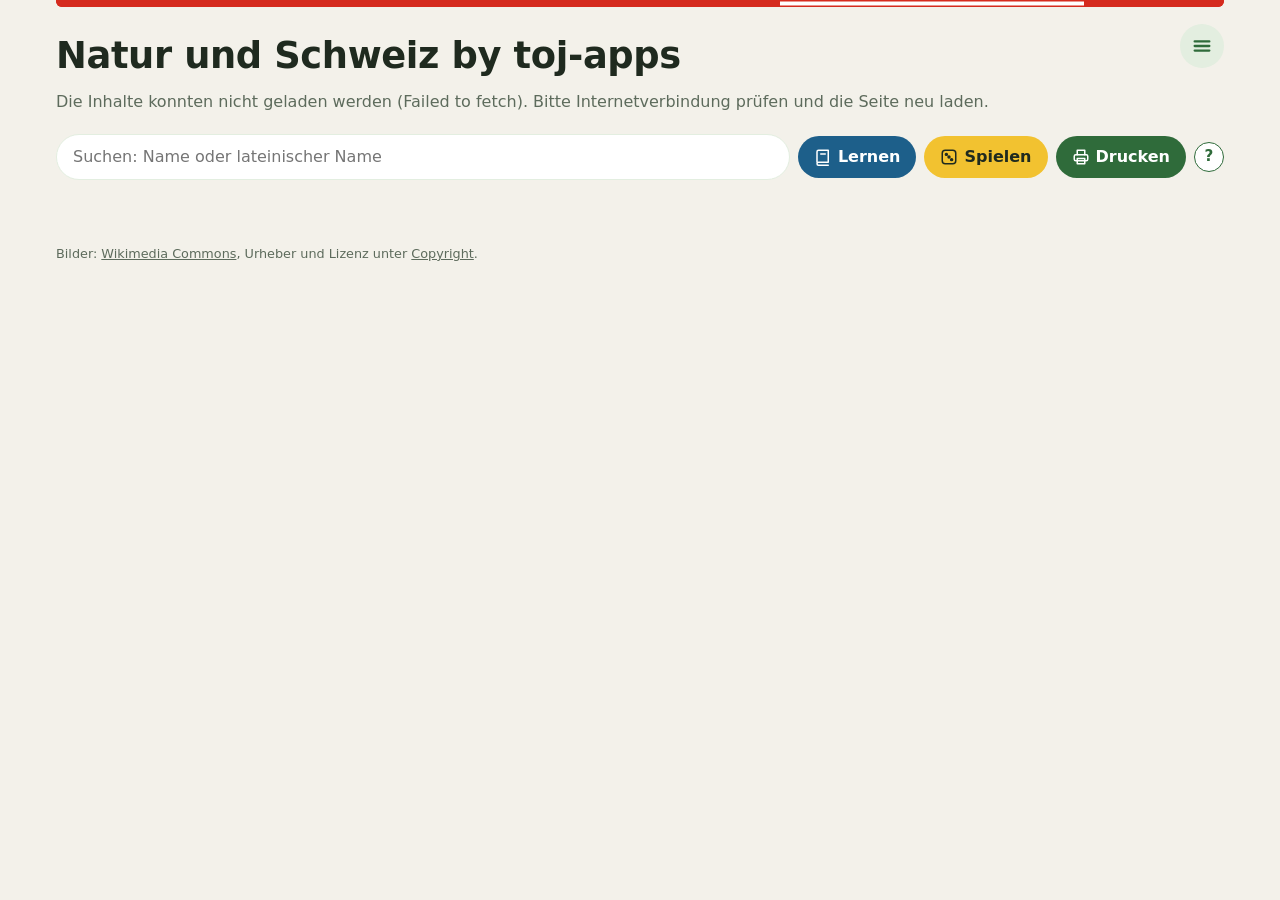
<file: index.html>
<!DOCTYPE html>
<html lang="de-CH">
<head>
<meta charset="UTF-8">
<meta name="viewport" content="width=device-width, initial-scale=1">
<!-- Erlaubte Quellen: nur eigene Dateien (kein eingebetteter Code), das Supabase-Projekt und Wikipedia/Wikimedia (Bild-Fallback) -->
<meta http-equiv="Content-Security-Policy" content="default-src 'none'; script-src 'self'; style-src 'self'; img-src 'self' https://pkiaxvsgplohhvewbgmw.supabase.co https://upload.wikimedia.org https://thumb.wikimedia.org https://wmts.geo.admin.ch; connect-src https://pkiaxvsgplohhvewbgmw.supabase.co https://en.wikipedia.org https://commons.wikimedia.org; media-src https://pkiaxvsgplohhvewbgmw.supabase.co; worker-src 'self'; manifest-src 'self'; base-uri 'none'; form-action 'none'">
<title>Natur und Schweiz by toj-apps</title>
<link rel="manifest" href="manifest.webmanifest">
<meta name="theme-color" content="#2f6b3a">
<link rel="icon" href="icons/steinbock.svg" type="image/svg+xml">
<link rel="apple-touch-icon" href="icons/steinbock-180.png">
<link rel="stylesheet" href="css/basis.css">
<link rel="stylesheet" href="css/index.css">
<link rel="stylesheet" href="css/lmsw.css">
<!-- Verbindung zu Supabase (URL und öffentlicher Schlüssel) -->
<script src="config.js"></script>
<script src="js/version.js"></script>
<script src="js/wikimedia.js" defer></script>
<script src="js/index.js" defer></script>
</head>
<body>
<header>
  <div class="menu-wrap">
    <button class="menu-btn" id="menuBtn" aria-label="Menü" aria-expanded="false" aria-controls="menu"><svg viewBox="0 0 24 24" fill="none" stroke="currentColor" stroke-width="2.5" stroke-linecap="round"><path d="M4 7h16M4 12h16M4 17h16"/></svg></button>
    <nav class="menu" id="menu" hidden>
      <!-- Gegliedert nach dem, was man tun will (seit 2.20.0); «Mehr» klein am Schluss -->
      <p class="menu-head">Lernen</p>
      <a class="menu-item m-learn" href="#/lernapp">LernApp</a>
      <a class="menu-item m-learn" href="#/auftraege">Forscheraufträge</a>
      <a class="menu-item m-learn" href="#/abzeichen">Abzeichen</a>
      <p class="menu-head">Spielen</p>
      <a class="menu-item m-play" href="#/spiele">Spiele</a>
      <p class="menu-head">Entdecken</p>
      <a class="menu-item" href="#/jetzt">Jahreskalender</a>
      <a class="menu-item" href="#/karte">Entdeckungskarte</a>
      <a class="menu-item" href="#/pfade">Themenpfade</a>
      <a class="menu-item" href="#/nahrungsnetz">Nahrungsnetz</a>
      <a class="menu-item" href="#/zeitstrahl">Zeitstrahl</a>
      <a class="menu-item" href="#/vergleich" id="menuCompare">Kantone vergleichen</a>
      <p class="menu-head">Für den Unterricht</p>
      <a class="menu-item" href="#/quiz">Quiz für die Klasse</a>
      <a class="menu-item" href="#/abstimmung">Abstimmung spielen</a>
      <a class="menu-item" href="#/pdf">PDF drucken</a>
      <div class="menu-more">
        <a href="#/hilfe">Hilfe</a><a href="#/einstellungen">Einstellungen</a><a href="#/admin">Admin</a><a href="#/copyright">Copyright</a>
      </div>
    </nav>
  </div>
  <!-- Kanton oder ganze Schweiz (js/index.js showRegionSwitch); Kantone kommen aus der Datenbank (022) -->
  <div class="region-wrap" id="regionWrap" hidden>
    <button type="button" class="region-btn" id="regionBtn" aria-expanded="false" aria-controls="regionMenu"></button>
    <div class="region-menu" id="regionMenu" hidden></div>
  </div>
  <button class="back" id="back"><svg viewBox="0 0 24 24" fill="none" stroke="currentColor" stroke-width="2.5" stroke-linecap="round" stroke-linejoin="round"><path d="M15 18l-6-6 6-6"/></svg>Übersicht</button>
  <h1 id="title">Natur und Schweiz by toj-apps</h1>
  <p id="intro"></p>
  <!-- Startseite im Kanton: Zeichen, Name und Einleitung (js/index.js showRegionHero) -->
  <div class="region-hero" id="regionHero" hidden></div>
  <!-- Suche und direkte Wege zu LernApp und Druck (Übersicht, Kategorien, «Jetzt zu sehen») -->
  <div class="search-row" id="searchRow">
    <input type="search" id="search" class="search" placeholder="Suchen: Name oder lateinischer Name" aria-label="Suchen" autocomplete="off">
    <a class="quick quick-learn" id="quickLearn" href="#/lernapp" title="LernApp: Namen üben mit dem Karteikasten" aria-label="Lernen"><svg viewBox="0 0 24 24" fill="none" stroke="currentColor" stroke-width="2" stroke-linecap="round" stroke-linejoin="round" aria-hidden="true"><path d="M4 19V5a2 2 0 0 1 2-2h13v16H6a2 2 0 0 0-2 2 2 2 0 0 0 2 2h13"/><path d="M9 8h6"/></svg><span>Lernen</span></a>
    <a class="quick quick-play" href="#/spiele" title="Spiele: Memory, Verwechslungs-Duell, Steckbrief-Detektiv" aria-label="Spielen"><svg viewBox="0 0 24 24" fill="none" stroke="currentColor" stroke-width="2" stroke-linecap="round" stroke-linejoin="round" aria-hidden="true"><rect x="3" y="3" width="18" height="18" rx="4"/><circle cx="8.5" cy="8.5" r="1.3" fill="currentColor"/><circle cx="15.5" cy="15.5" r="1.3" fill="currentColor"/><circle cx="12" cy="12" r="1.3" fill="currentColor"/></svg><span>Spielen</span></a>
    <a class="quick quick-print" href="#/pdf" title="Steckbriefe, Arbeitsblatt oder Memory als PDF drucken" aria-label="Drucken"><svg viewBox="0 0 24 24" fill="none" stroke="currentColor" stroke-width="2" stroke-linecap="round" stroke-linejoin="round" aria-hidden="true"><path d="M7 9V3h10v6"/><rect x="3" y="9" width="18" height="8" rx="2"/><path d="M7 14h10v7H7z"/></svg><span>Drucken</span></a>
    <button type="button" class="help-tip" data-help="start" aria-label="Hilfe: So funktioniert die Seite">?</button>
  </div>
  <!-- Leiste in einer Kategorie: Wege zu den Spielen mit dieser Kategorie (js/index.js showCatBar) -->
  <div class="cat-bar" id="catBar" hidden></div>
  <!-- Offener Forscherauftrag (js/index.js showTaskBar), bleibt sichtbar, bis er gelöst ist -->
  <div class="task-bar" id="taskBar" hidden></div>
  <!-- Hinweis der LernApp auf der Übersicht (js/index.js showLernBanner) -->
  <a class="lern-banner" id="lernBanner" href="#/lernapp" hidden></a>
  <!-- Entdeckung des Tages auf der Übersicht (js/index.js showDaily) -->
  <div class="daily" id="daily" hidden><a class="daily-link" id="dailyLink"></a><button type="button" class="daily-next" id="dailyNext" title="Einen anderen zufälligen Eintrag zeigen">Noch eine</button></div>
</header>
<main id="grid"></main>

<!-- Werbeblock lms.je-net.ch (seit 2.29.0, css/lmsw.css), nur auf der Übersicht. «Bis 31. Dezember 2026 kostenlos» ab Januar 2027 anpassen oder entfernen. -->
<div class="lmsw-platz" id="lmsWerbung" hidden>
  <section class="lmsw" aria-label="Angebote von lms.je-net.ch">
    <div class="lmsw-kopf">
      <h2>Mehr lernen mit lms.je-net.ch</h2>
      <p><strong>Bis 31. Dezember 2026 kostenlos</strong> · Server in der Schweiz</p>
    </div>
    <div class="lmsw-raster">
      <div class="lmsw-karte lmsw-f1">
        <p class="lmsw-mark">Office-Kurse</p>
        <h3>Word, Excel, PowerPoint, Outlook und Teams</h3>
        <p class="lmsw-text">Aufbauende Kurse mit Übungsdateien, Tests und Diplom – für die Schule, die Lehre und den Beruf. Im eigenen Tempo, auch am Handy.</p>
        <a class="lmsw-knopf" href="https://lms.je-net.ch/enrol/index.php?id=55" target="_blank" rel="noopener">Office-Kurse starten</a>
      </div>
      <div class="lmsw-karte lmsw-f2">
        <p class="lmsw-mark">Nachhilfe</p>
        <h3>Mathematik, NT, RZG und MI zu Hause üben</h3>
        <p class="lmsw-text">Lerntexte, Übungen mit sofortiger Rückmeldung und Kurztests nach Lehrplan 21 – genau dort, wo es noch hakt. Auf Wunsch Online-Sitzungen für Mathematik und IT.</p>
        <a class="lmsw-knopf" href="https://lms.je-net.ch/enrol/index.php?id=61" target="_blank" rel="noopener">Nachhilfe starten</a>
      </div>
      <div class="lmsw-karte lmsw-f3">
        <p class="lmsw-mark">Kanti-Vorbereitung</p>
        <h3>Fit für die Aufnahmeprüfung Glarus</h3>
        <p class="lmsw-text">Mathematik, Deutsch (Sprachkunde und Aufsatz) und das Prüfungsgespräch gezielt vorbereiten, aus der 2. und 3. Oberstufe: Übungen mit Lösungsweg und Probeprüfungen.</p>
        <a class="lmsw-knopf" href="https://lms.je-net.ch/enrol/index.php?id=63" target="_blank" rel="noopener">Kanti-Vorbereitung ansehen</a>
      </div>
    </div>
    <p class="lmsw-fuss">Alles in einem Monatsabo: <a href="https://lms.je-net.ch/enrol/index.php?id=62" target="_blank" rel="noopener">Jugend-Abo</a> · Fragen: <a href="mailto:info@je-net.ch">info@je-net.ch</a></p>
  </section>
</div>

<!-- Seiten aus dem Menü (Adresse #/lernapp, #/spiele, #/quiz, #/pdf, #/hilfe, #/einstellungen, #/admin, #/copyright; #/jetzt nutzt das Raster) -->
<section class="page" id="page-lernapp" hidden>
  <div id="lern"></div>
  <p class="lern-more">Lieber spielerisch üben? <a href="#/spiele">Zu den Spielen: Memory, Verwechslungs-Duell und Steckbrief-Detektiv →</a></p>
</section>
<!-- Forscheraufträge (#/auftraege, js/index.js renderTasks) -->
<section class="page" id="page-auftraege" hidden>
  <div id="auftraege"></div>
</section>
<!-- Spiele (#/spiele, #/spiele/<memo|duel|detektiv> springt zum Spiel); zählen nicht für den Lernstand -->
<section class="page" id="page-spiele" hidden>
  <!-- Memory (js/index.js memoStart): je Bild und Name eines Eintrags ergeben ein Paar -->
  <div class="game" id="memo">
    <h2>Memory</h2>
    <p>Finde die Paare: Jedes Bild gehört zu einem Namen. Es erscheinen bis zu 8 zufällige Paare aus der gewählten Kategorie.</p>
    <div class="offline">
      <select id="memoCat" aria-label="Kategorie für das Memory"></select>
      <button id="memoStart">Memory starten</button>
    </div>
    <p class="memo-status" id="memoStatus" aria-live="polite" hidden></p>
    <div class="memo-grid" id="memoGrid" hidden></div>
    <div class="game-board" id="memoEnd" aria-live="polite" hidden></div>
  </div>
  <!-- Verwechslungs-Duell (js/index.js duelStart): zwei ähnliche Arten, welches Bild zeigt die gesuchte? -->
  <div class="game" id="duel">
    <h2>Verwechslungs-Duell</h2>
    <p>Zwei Arten, die man leicht verwechselt, stehen nebeneinander. Tippe auf das Bild der gesuchten Art.
      Danach siehst du, woran man die beiden unterscheidet.</p>
    <div class="offline">
      <select id="duelCat" aria-label="Kategorie für das Duell"></select>
      <button id="duelStart">Duell starten</button>
    </div>
    <div class="game-board" id="duelBoard"></div>
  </div>
  <!-- Steckbrief-Detektiv (js/index.js detStart): Hinweise nacheinander, früh raten gibt mehr Punkte -->
  <div class="game" id="detektiv">
    <h2>Steckbrief-Detektiv</h2>
    <p>Wer ist gesucht? Zuerst siehst du nur eine Zeile aus dem Steckbrief, dann weitere Hinweise und zuletzt das Bild.
      Je früher du richtig rätst, desto mehr Punkte gibt es. Ein Spiel hat 5 Fälle.</p>
    <div class="offline">
      <select id="detCat" aria-label="Kategorie für den Detektiv"></select>
      <button id="detStart">Spiel starten</button>
    </div>
    <div class="game-board" id="detBoard"></div>
  </div>
</section>
<!-- Zeitstrahl (#/zeitstrahl, js/index.js renderTimeline): Geschichte und Politik nach Jahr -->
<section class="page" id="page-zeitstrahl" hidden>
  <div id="zeitstrahl"></div>
</section>
<!-- Kantone vergleichen (#/vergleich, js/index.js renderCompare) -->
<section class="page" id="page-vergleich" hidden>
  <div class="offline">
    <select id="cmpA" aria-label="Erster Kanton"></select>
    <span>und</span>
    <select id="cmpB" aria-label="Zweiter Kanton"></select>
  </div>
  <div id="vergleich"></div>
</section>
<!-- Entdeckungskarte (#/karte, #/karte/<kat>/<eintrag>, js/index.js renderMap): Orte auf der Landeskarte von swisstopo -->
<section class="page" id="page-karte" hidden>
  <div class="map-filter" id="mapFilter"></div>
  <div class="map" id="map" tabindex="0" aria-label="Karte: ziehen zum Verschieben, Mausrad oder + und − zum Zoomen">
    <div class="map-tiles" id="mapTiles"></div>
    <div class="map-pins" id="mapPins"></div>
    <div class="map-pop" id="mapPop" hidden></div>
    <div class="map-zoom">
      <button type="button" id="mapIn" aria-label="Vergrössern">+</button>
      <button type="button" id="mapOut" aria-label="Verkleinern">−</button>
      <button type="button" id="mapAll" aria-label="Alle Orte zeigen" title="Alle Orte zeigen">⤢</button>
    </div>
    <p class="map-note" id="mapNote" hidden>Ohne Internet lässt sich die Karte nicht laden. Die Liste unten funktioniert trotzdem.</p>
    <a class="map-credit" href="https://www.swisstopo.admin.ch" target="_blank" rel="noopener">Karte © swisstopo</a>
  </div>
  <p class="map-tools"><button type="button" id="mapLocate">📍 Wo bin ich?</button>
    <span class="lern-hint">Dein Standort wird nur auf diesem Gerät verwendet und nirgends gespeichert.</span></p>
  <div id="mapList"></div>
</section>
<!-- Nahrungsnetz (#/nahrungsnetz, #/nahrungsnetz/<id>, js/index.js renderFoodweb): wer frisst wen, Pfeile setzen und prüfen -->
<section class="page" id="page-nahrungsnetz" hidden>
  <div id="nahrungsnetz"></div>
</section>
<!-- Themenpfade (#/pfade, #/pfade/<id>, js/index.js renderPaths) -->
<section class="page" id="page-pfade" hidden>
  <div id="pfade"></div>
</section>
<!-- Abstimmung spielen (#/abstimmung, js/index.js renderVote): Landsgemeinde schätzen, Volk und Stände -->
<section class="page" id="page-abstimmung" hidden>
  <div id="abstimmung"></div>
</section>
<!-- Abzeichen (#/abzeichen, js/index.js renderBadges): aus LernApp, Aufträgen, Spielen und Serie, nur auf dem Gerät -->
<section class="page" id="page-abzeichen" hidden>
  <div id="abzeichen"></div>
</section>
<section class="page" id="page-admin" hidden>
  <h2>Verwaltung</h2>
  <p>In der Verwaltung werden Kategorien, Einträge und Bilder bearbeitet. Sie ist nur für Berechtigte:
    Die Anmeldung braucht E-Mail, Passwort und einen Code aus einer Authenticator-App.</p>
  <p><a class="button" href="admin.html" target="_blank" rel="noopener">Verwaltung öffnen ↗</a></p>
  <p>Die Verwaltung öffnet sich in einem neuen Tab. Diese Seite bleibt offen.</p>
</section>
<section class="page" id="page-quiz" hidden>
  <h2>Quiz für den Beamer</h2>
  <p>Die Bilder eines Eintrags erscheinen bildschirmfüllend und wechseln alle 2 Sekunden, die Klasse rät, dann blendest du die Lösung ein.
    Tasten: Leertaste oder Enter zeigt die Lösung bzw. das nächste Bild, Pfeil rechts springt weiter, Esc beendet.</p>
  <div class="offline">
    <select id="quizCat" aria-label="Kategorie"></select>
    <select id="quizCount" aria-label="Anzahl Bilder">
      <option value="10">10 Bilder</option>
      <option value="16" selected>16 Bilder</option>
      <option value="0">alle</option>
    </select>
    <button id="quizStart">Quiz starten</button>
  </div>
</section>
<section class="page" id="page-pdf" hidden>
  <h2>Kategorie als PDF</h2>
  <p>Drei Arten: <b>Übersicht</b> mit Hauptbild, Name, Beschreibung und Steckbrief (8 Einträge pro A4-Seite),
    <b>Arbeitsblatt</b> nur mit Bildern und Linien zum Ausfüllen plus Lösungsblatt, <b>Memory</b> mit Bild- und Namenskarten zum Ausschneiden.
    Im Druckfenster als Ziel «Als PDF speichern» wählen, um die Datei zu speichern, oder direkt drucken.</p>
  <div class="offline">
    <select id="pdfCat" aria-label="Kategorie"></select>
    <select id="pdfMode" aria-label="Art">
      <option value="text">Übersicht mit Text</option>
      <option value="blatt">Arbeitsblatt mit Lösungen</option>
      <option value="memory">Memory-Karten</option>
    </select>
    <button id="pdfBtn">PDF erstellen</button>
    <span id="pdfMsg"></span>
  </div>
  <p class="lern-hint"><span id="pdfCount"></span> Einträge abwählen, die nicht ins PDF sollen.
    <button type="button" class="ghost" id="pdfAll">Alle</button> <button type="button" class="ghost" id="pdfNone">Keine</button></p>
  <div class="lern-cats" id="pdfItems"></div>
</section>
<section class="page" id="page-hilfe" hidden>
  <h2>Was kann diese Seite?</h2>
  <p>Natur und Schweiz zeigt typische Pflanzen, Tiere und Landschaften der Schweiz, jeweils mit Bildern und Steckbrief.
    Du kannst sie <b>ansehen</b> (Kategorien und Suche), mit einem Karteikasten <b>lernen</b> (LernApp), in drei
    <b>Spielen</b> üben und für den Unterricht <b>drucken</b>. Bei den <span class="help-tip help-inline" aria-hidden="true">?</span>-Symbolen
    erscheint jeweils eine kurze Erklärung.</p>
  <p><button type="button" id="introAgain">Einführung nochmals zeigen</button></p>
  <p><b>Für Lehrpersonen:</b> Anleitung für den Unterricht mit Lernzielen zu jeder Möglichkeit, als PDF:
    <a href="anleitung/anleitung-mittelstufe.pdf" target="_blank" rel="noopener">Mittelstufe</a> ·
    <a href="anleitung/anleitung-oberstufe.pdf" target="_blank" rel="noopener">Oberstufe</a></p>
  <h2>Anleitung</h2>
  <p>Tippe auf ein Thema, um es aufzuklappen.</p>
  <div class="guide">
    <details>
      <summary>Womit beginne ich?</summary>
      <ol>
        <li><b>Kategorie wählen:</b> am besten die, die ihr gerade im Unterricht behandelt, oder eine, die dich interessiert.</li>
        <li><b>Ansehen:</b> Karten durchblättern, Bilder vergrössern, Steckbriefe lesen, bei Tieren die Stimme anhören.</li>
        <li><b>Lernen:</b> In der LernApp eine Lernsession mit dieser Kategorie starten. Jeden Tag ein paar Minuten reichen;
          der Karteikasten sagt dir, was heute dran ist.</li>
        <li><b>Spielen:</b> Zur Abwechslung oder zur Kontrolle Memory, Verwechslungs-Duell oder Steckbrief-Detektiv spielen.</li>
      </ol>
      <p>Lehrpersonen finden unter «Drucken» Steckbriefe, Arbeitsblätter und Memory-Karten, im Menü das Beamer-Quiz.</p>
    </details>
    <details>
      <summary>Kategorien und Einträge ansehen</summary>
      <p>Die Startseite zeigt eine Kachel pro Kategorie, z. B. Bäume, Vögel oder Berge. Ein Tipp öffnet die Kategorie mit
        allen Einträgen. Jede Karte zeigt bis zu vier Bilder und als letzte Seite den Steckbrief.</p>
      <ul>
        <li><b>Blättern:</b> Pfeile links und rechts, die Punkte unten, auf dem Handy wischen, am Computer die Pfeiltasten.</li>
        <li><b>Zurück zur Übersicht:</b> Knopf «Übersicht» oben links oder «Zurück» im Browser.</li>
        <li><b>Spiele zu dieser Kategorie:</b> Die Knöpfe unter der Suche starten Memory, Duell oder Detektiv gleich mit der
          geöffneten Kategorie.</li>
        <li><b>Kategorie teilen:</b> Der Knopf rechts daneben schickt den Link zur ganzen Kategorie, z. B. an die Klasse.</li>
      </ul>
    </details>
    <details>
      <summary>Grossansicht und Zoomen</summary>
      <p>Ein Tipp auf ein Bild oder den Text öffnet den Eintrag bildschirmfüllend.</p>
      <ul>
        <li><b>Vergrössern:</b> zwei Finger auseinanderziehen, doppelt tippen, Mausrad oder Tasten <kbd>+</kbd> <kbd>−</kbd> <kbd>0</kbd>.
          Vergrössert lässt sich das Bild verschieben.</li>
        <li><b>Quelle:</b> führt zur Seite des Bildes auf Wikimedia Commons (Urheber und Lizenz).</li>
        <li><b>Teilen</b> (Kettensymbol): schickt den Link zu diesem Eintrag, z. B. per Nachricht.</li>
        <li><b>Melden:</b> Passt ein Bild nicht zum Eintrag? «Melden» schickt einen Hinweis an die Verwaltung, auf Wunsch mit
          kurzem Grund. Dein Name wird nicht übermittelt.</li>
        <li><b>Fehler im Text melden:</b> Stimmt in Beschreibung, Steckbrief oder Verwechslungsgefahr etwas nicht? Der Knopf
          unten auf der Textseite schickt eine Meldung an die Verwaltung. Du bekommst eine Nummer; merke sie dir, falls deine
          Lehrperson danach fragt. Dein Name wird nicht übermittelt.</li>
        <li><b>Einfach lesen:</b> Der Knopf oben auf der Textseite zeigt eine Kurzfassung in einfacher Sprache, nochmals tippen
          zeigt wieder den ausführlichen Text. Die Wahl gilt für alle Karten, auch unter Einstellungen.</li>
        <li><b>Vorlesen:</b> Der Knopf auf der Textseite liest Name, Beschreibung und Steckbrief vor; nochmals tippen hält an.</li>
        <li><b>Schliessen:</b> ×, <kbd>Esc</kbd> oder «Zurück»; man bleibt in der Kategorie.</li>
      </ul>
    </details>
    <details>
      <summary>Steckbrief, Verwechslungsgefahr und Tierstimmen</summary>
      <p>Die letzte Seite jeder Karte zeigt Beschreibung und Steckbrief. Bei ähnlichen Arten steht dort
        <b>«Nicht verwechseln mit …»</b> mit dem wichtigsten Unterschied; ein Tipp auf den Namen öffnet den anderen Eintrag.
        Achtung bei Giftpflanzen und Giftpilzen!</p>
      <p>Bei vielen Tieren spielt <b>«Stimme anhören»</b> eine Aufnahme ihres Rufs oder Gesangs ab. Nochmals tippen hält sie an.</p>
      <p>In der Grossansicht zeigt <b>«Dazu entdecken»</b>, was zusammengehört: bei einem Berg zum Beispiel die Tiere, Pflanzen
        und Steine, die man dort findet, beim Tier die Orte, wo es lebt. Ein Tipp auf den Namen öffnet den anderen Eintrag.</p>
    </details>
    <details>
      <summary>Kanton oder ganze Schweiz</summary>
      <p>Oben über dem Titel wählst du, ob die Seite die <b>ganze Schweiz</b> zeigt oder nur einen <b>Kanton</b>, z. B. Glarus.
        Im Kanton erscheinen nur Einträge, die dort wichtig sind, in den Farben des Kantons. Alles funktioniert gleich:
        Kategorien, Suche, LernApp, Forscheraufträge, Spiele, Quiz und Drucken nehmen dann nur die Einträge dieses Kantons.</p>
      <ul>
        <li><b>Direkt einsteigen:</b> Die Adresse mit dem Namen des Kantons, z. B. <b>sff.je-net.ch/glarus</b>, öffnet gleich den Kanton.</li>
        <li><b>Gemerkt:</b> Die Wahl bleibt auf diesem Gerät gespeichert, bis du eine andere triffst.</li>
        <li><b>Im Kanton:</b> Auf der Textseite einer Karte steht bei manchen Einträgen, was sie im Kanton besonders macht.</li>
        <li><b>Lernsessions</b> gehören zum Bereich, in dem du sie angelegt hast; ihr Name beginnt dann mit dem Kanton.</li>
      </ul>
    </details>
    <details>
      <summary>Suchen</summary>
      <p>Das Suchfeld oben findet Einträge in allen Kategorien, auch über den lateinischen Namen. Umlaute und
        Gross- und Kleinschreibung spielen keine Rolle («Aesche» findet «Äsche»). <kbd>Esc</kbd> leert das Feld.</p>
      <p><b>Fehlt etwas?</b> Am Ende jeder Kategorie und bei einer Suche ohne Treffer kannst du einen neuen Eintrag vorschlagen,
        ohne deinen Namen. Du bekommst eine Nummer; merke sie dir, falls deine Lehrperson danach fragt.</p>
    </details>
    <details>
      <summary>Entdeckung des Tages</summary>
      <p>Auf der Startseite steht jeden Tag ein anderer Eintrag, am selben Tag für alle gleich. «Noch eine» zeigt einen
        weiteren zufälligen Eintrag. Seine Kategorie ist die <b>Kategorie des Tages</b>: Sie steht an diesem Tag als erste
        Kachel auf der Startseite, mit dem Schild «Kategorie des Tages».</p>
    </details>
    <details>
      <summary>Jahreskalender</summary>
      <p>Menü → «Jahreskalender» zeigt für jeden Monat Gedenktage, Termine und Bräuche (z. B. Fridolinstag, Näfelser Fahrt,
        Landsgemeinde) und was laut Steckbrief blüht, fliegt, wächst oder laicht. Mit ‹ und › blätterst du durch die Monate.
        Eine gute Anregung für einen Ausflug.</p>
    </details>
    <details>
      <summary>Nahrungsnetz</summary>
      <p>Menü → «Nahrungsnetz»: Wer frisst wen im Wald, im Gebirge, im Bach oder auf der Wiese? Tippe zuerst auf das, was gefressen
        wird, dann auf das Tier, das es frisst; so entsteht ein Pfeil. «Prüfen» zeigt richtige Pfeile grün und falsche rot,
        «Lösung zeigen» die fehlenden gestrichelt. «Nach Ernährungsstufen ordnen» stellt Pflanzen unten und Jäger oben hin.
        Unter «Was wäre, wenn … fehlt?» wählst du eine Art, die verschwindet, und siehst, wen das trifft.</p>
    </details>
    <details>
      <summary>Themenpfade</summary>
      <p>Menü → «Themenpfade»: ein Thema Schritt für Schritt, zum Beispiel «Klimawandel in der Schweiz» oder die Glarner Pfade zu Gestein, Wasser, Geschichte und Alpen. Jeder Schritt ist eine
        Karte mit einer Frage zum Nachdenken; ein Tipp öffnet sie gross, danach steht ein Häkchen. Am Schluss warten
        Forscheraufträge. Geschafft ist der Pfad, wenn alle Karten angesehen und alle Aufträge gelöst sind.</p>
    </details>
    <details>
      <summary>Entdeckungskarte</summary>
      <p>Menü → «Entdeckungskarte» zeigt Berge, Seen, Naturwunder, Sehenswürdigkeiten und Orte aus Geschichte und Politik als
        Punkte auf der Landeskarte von swisstopo. Ziehen verschiebt die Karte, Mausrad, zwei Finger oder + und − zoomen.
        Ein Tipp auf einen Punkt zeigt Name und Bild, «Karte ansehen» öffnet Bilder und Steckbrief. Oben lassen sich Kategorien
        aus- und einblenden, im Kanton erscheinen nur seine Orte.</p>
      <ul>
        <li><b>Wo bin ich?</b> zeigt deinen Standort und sortiert die Liste nach Entfernung, z. B. für einen Ausflug. Der Standort
          bleibt auf deinem Gerät.</li>
        <li><b>Auf der Karte zeigen:</b> Steht auf der Textseite einer Karte, wenn der Eintrag einen Ort hat.</li>
        <li>Die Karte braucht Internet; die Liste darunter funktioniert auch ohne.</li>
      </ul>
    </details>
    <details>
      <summary>Zeitstrahl</summary>
      <p>Menü → «Zeitstrahl» ordnet die Einträge aus Geschichte und Politik nach Jahr, von 1291 bis heute. Im Kanton erscheinen
        nur seine Ereignisse, in der ganzen Schweiz zeigt ein Kürzel (z. B. GL), zu welchem Kanton ein Ereignis gehört.</p>
    </details>
    <details>
      <summary>Kantone vergleichen</summary>
      <p>Menü → «Kantone vergleichen»: zwei Kantone wählen. Pro Kategorie steht, was beide haben und was nur einer kennt,
        z. B. welche Reptilien es im Tessin gibt, aber nicht in Glarus.</p>
    </details>
    <details class="g-learn">
      <summary>LernApp</summary>
      <p>Knopf «Lernen» neben der Suche oder Menü → «LernApp». Die LernApp zeigt Bilder eines Eintrags, und du nennst den Namen. Wiederholt wird nach dem
        <b>Leitner-System</b>: Was du richtig weisst, kommt erst nach 1, 3, 7 und 30 Tagen wieder, was du nicht weisst, bald nochmals.</p>
      <ul>
        <li><b>Lernsession:</b> «+ Neue Lernsession», Kategorien und Farbe wählen. Du kannst mehrere Sessions nebeneinander
          haben, z. B. eine für die nächste Prüfung und eine zum Repetieren. Die farbige Leiste oben schaltet um, die Zahl zeigt,
          wie viele Begriffe heute offen sind. Unter «Verwalten» lassen sich Sessions öffnen und löschen.</li>
        <li><b>Antworten:</b> Neue Begriffe wählst du aus vier Namen, ab Fach 2 tippst du den Namen selbst. Kleine Tippfehler
          sind erlaubt. «Tipp» zeigt den ersten Buchstaben und die Länge, dann bleibt der Begriff aber im selben Fach.
          «Weiss nicht» zeigt die Lösung.</li>
        <li><b>Portionen:</b> Pro Tag kommen höchstens 10 neue Begriffe dazu, abgefragt wird in Runden zu 15 Fragen.
          Wer mehr will, holt sich «10 weitere neue Begriffe» oder übt frei weiter (zählt nicht).</li>
        <li><b>Dranbleiben:</b> Die Startseite erinnert an fällige Begriffe, und die Serie zählt die Tage in Folge.</li>
        <li><b>Fortschritt auf der Startseite:</b> Auf jeder Kachel einer Kategorie, die du lernst, zeigt ein Ring, wie viele
          Einträge du schon richtig beantwortet hast (z. B. 6/16). Sind alle gelernt, steht dort «✓ gelernt».</li>
        <li><b>Leicht:</b> Für Jüngere wählst du immer aus 4 Namen, statt zu tippen. Einschalten beim Anlegen der Session
          oder unter dem Bild.</li>
        <li><b>Abzeichen:</b> Menü → «Abzeichen» zeigt, was du geschafft hast: richtige Begriffe, gelöste Aufträge, Spiele,
          Tage in Folge, angesehene Karten, besuchte Kantone, geschaffte Themenpfade und pro Kanton, in Bronze, Silber und Gold.</li>
        <li><b>Vorlesen:</b> Nach jeder Antwort liest «🔊 Vorlesen» den Namen und den Merksatz vor.</li>
        <li>Der Lernstand bleibt nur auf diesem Gerät gespeichert, es braucht kein Konto.</li>
      </ul>
    </details>
    <details class="g-learn">
      <summary>Forscheraufträge</summary>
      <p>Beim ersten Öffnen am Tag erscheint ein <b>Forscherauftrag</b>: eine Alltagssituation («Darf ich diesen Pilz essen?»),
        ein Rätsel, eine Rechenaufgabe oder eine Forscherfrage. Die Antwort steht in den Karten einer Kategorie.</p>
      <ul>
        <li><b>Vermuten:</b> Bei manchen Aufträgen notierst du zuerst, was du denkst. Am Schluss vergleichst du damit.</li>
        <li><b>Nachforschen:</b> Der Knopf führt in die passende Kategorie. Oben steht dein Auftrag, bis du ihn gelöst hast.</li>
        <li><b>Antworten:</b> auswählen, ein Wort oder eine Zahl tippen (gern auch als Satz, z. B. «Es ist ein Wels») oder in eigenen Worten antworten und dann mit der
          Musterlösung vergleichen. Stimmt es noch nicht, hilft ein Tipp weiter.</li>
        <li><b>Unterbrechen:</b> Mit × oben rechts (oder <kbd>Esc</kbd>) kannst du jederzeit aufhören. Vermutung und angefangene
          Antwort bleiben gespeichert, der Auftrag wartet oben im Band. Nach einem gelösten Auftrag beendet «Fertig für heute».</li>
        <li><b>Weiterarbeiten:</b> Menü → «Forscheraufträge» zeigt alle Aufträge, was du gelöst hast und deine Antworten.
          Dort und unter «Einstellungen» lässt sich der tägliche Auftrag abschalten.</li>
        <li><b>Vorlesen:</b> «🔊 Vorlesen» liest die Frage und nach dem Lösen die Erklärung vor.</li>
        <li>Deine Antworten bleiben nur auf diesem Gerät gespeichert.</li>
      </ul>
    </details>
    <details class="g-play">
      <summary>Spiele</summary>
      <p>Knopf «Spielen» neben der Suche oder Menü → «Spiele». Aus einer Kategorie heraus ist sie schon gewählt. Die Spiele
        zählen nicht für den Lernstand der LernApp, sie üben dasselbe Wissen spielerisch.</p>
      <ul>
        <li><b>Memory:</b> Kategorie wählen und «Memory starten». Es erscheinen
          16 Karten mit bis zu 8 zufälligen Paaren aus Bild und Name. Zwei Karten aufdecken: Passen sie, bleiben sie offen,
          sonst drehen sie sich wieder um. «Neues Memory» mischt neue Paare.</li>
        <li><b>Verwechslungs-Duell:</b> Zwei ähnliche Arten stehen nebeneinander (z. B. Fichte und Weisstanne). Tippe auf das
          Bild der gesuchten Art; danach steht der Unterschied da. Ein Duell hat bis zu 10 Paare.</li>
        <li><b>Steckbrief-Detektiv:</b> Zuerst erscheint nur eine Steckbrief-Zeile, dann weitere, die Beschreibung (ohne Namen)
          und zuletzt das Bild. Wähle den Namen aus vier Vorschlägen. Je früher du richtig rätst, desto mehr Punkte;
          «Nächster Hinweis» und falsche Antworten kosten je einen Punkt. Ein Spiel hat 5 Fälle.</li>
        <li><b>Am Schluss</b> jedes Spiels steht eine Rückmeldung: wie gut es lief, dein <b>Rekord</b> und der Durchschnitt
          deiner letzten 10 Spiele (pro Spiel und Kategorie, nur auf diesem Gerät). Darunter die Paare oder Arten, die du dir
          nochmals anschauen solltest, mit Link zur Karte. Bei einem sehr guten Resultat oder einem neuen Rekord gibt es Konfetti.</li>
      </ul>
    </details>
    <details>
      <summary>Abstimmung spielen</summary>
      <p>Menü → «Abstimmung spielen» für den Unterricht: Bei der <b>Landsgemeinde</b> erscheinen viele Hände für Ja und Nein,
        und die Klasse schätzt wie der Landammann, welche Seite das Mehr hat. Bei <b>Volk und Stände</b> stellst du für jeden
        Kanton den Ja-Anteil ein und siehst, ob Volksmehr und Ständemehr erreicht sind und wann eine Vorlage trotz Volks-Ja scheitert.</p>
    </details>
    <details>
      <summary>Quiz für die Klasse (Beamer)</summary>
      <p>Menü → «Quiz für die Klasse»: Kategorie und Anzahl Bilder wählen, «Quiz starten». Die Bilder eines Eintrags erscheinen
        bildschirmfüllend und wechseln alle 2 Sekunden, ohne Text. <kbd>Leertaste</kbd> oder <kbd>Enter</kbd> zeigt die Lösung, nochmals das nächste Bild,
        <kbd>←</kbd> geht zurück, <kbd>Esc</kbd> beendet. Ein Präsentations-Klicker funktioniert auch.</p>
    </details>
    <details>
      <summary>PDF drucken: Steckbriefe, Arbeitsblatt, Memory</summary>
      <p>Knopf «Drucken» neben der Suche oder Menü → «PDF drucken» (aus einer Kategorie heraus ist sie schon gewählt): Kategorie und Art wählen, bei Bedarf einzelne Einträge abwählen (alle sind angewählt), «PDF erstellen». Im Druckfenster als Ziel «Als PDF speichern»
        wählen oder direkt drucken.</p>
      <ul>
        <li><b>Übersicht:</b> 8 Steckbriefe pro A4-Seite mit Hauptbild.</li>
        <li><b>Arbeitsblatt:</b> Bilder mit Nummer und Linie zum Ausfüllen, am Schluss das Lösungsblatt.</li>
        <li><b>Memory:</b> eine Seite Bildkarten, eine Seite Namenskarten zum Ausschneiden.</li>
      </ul>
    </details>
    <details>
      <summary>Offline und als App</summary>
      <p>Die Seite lässt sich wie eine App installieren und funktioniert auch ohne Internet. Anleitung und Knopf zum
        Herunterladen aller Bilder stehen unter Menü → «Einstellungen». Neue Inhalte erscheinen, sobald wieder Internet da ist.</p>
    </details>
    <details>
      <summary>Für Lehrpersonen</summary>
      <ul>
        <li><b>Anleitung als PDF:</b> wie man mit der App im Unterricht arbeitet, mit Lernzielen und Unterrichtsvorschlägen, getrennt für
          <a href="anleitung/anleitung-mittelstufe.pdf" target="_blank" rel="noopener">Mittelstufe</a> und
          <a href="anleitung/anleitung-oberstufe.pdf" target="_blank" rel="noopener">Oberstufe</a>.</li>
        <li><b>Links auf Kategorien und Einträge:</b> «Kategorie teilen» in einer Kategorie bzw. der Knopf «Teilen» in der
          Grossansicht liefert den Link, z. B. für einen Auftrag im Chat oder auf der Lernplattform.</li>
        <li><b>QR-Codes</b> für Posten oder einen Lehrpfad druckt die Verwaltung (Menü → «Admin»), pro Eintrag oder für eine
          ganze Kategorie.</li>
        <li>Inhalte, Bilder und Tierstimmen werden in der Verwaltung gepflegt; sie ist nur mit Anmeldung zugänglich.</li>
      </ul>
    </details>
  </div>
</section>
<section class="page" id="page-einstellungen" hidden>
  <h2>Als App installieren</h2>
  <p>Die Seite lässt sich wie eine App auf dem Handy, dem Tablet oder dem Computer installieren. Sie öffnet sich dann
    in einem eigenen Fenster ohne Adressleiste und funktioniert auch ohne Internet (am besten zusammen mit «Alle Bilder herunterladen», siehe unten).</p>
  <p id="installState"></p>
  <div class="offline" id="installWrap" hidden><button id="installBtn">Jetzt installieren</button></div>
  <h3>iPhone und iPad (Safari)</h3>
  <ol>
    <li>Die Seite in Safari öffnen.</li>
    <li>Auf «Teilen» tippen (Quadrat mit Pfeil nach oben), auf dem iPhone unten, auf dem iPad oben.</li>
    <li>«Zum Home-Bildschirm» wählen und mit «Hinzufügen» bestätigen.</li>
  </ol>
  <h3>Android (Chrome)</h3>
  <ol>
    <li>Oben rechts das Menü ⋮ öffnen.</li>
    <li>«App installieren» oder «Zum Startbildschirm hinzufügen» wählen und bestätigen.</li>
  </ol>
  <h3>Computer (Chrome oder Edge)</h3>
  <ol>
    <li>In der Adressleiste rechts auf das Symbol «App installieren» klicken.</li>
    <li>Oder im Menü (⋮ bzw. …) «Installieren» bzw. «Apps → Diese Website als App installieren» wählen.</li>
  </ol>
  <p>Bietet ein Browser kein Installieren an, genügt ein Lesezeichen.</p>

  <h2>Einfach lesen</h2>
  <p>Statt der ausführlichen Beschreibung zeigt jede Karte eine Kurzfassung in einfacher Sprache, gut für jüngere Kinder und
    für Lernende, die noch Deutsch lernen. Umschalten geht auch direkt auf jeder Textseite.</p>
  <label class="easy-setting"><input type="checkbox"> Einfache Texte zeigen</label>

  <h2>Bilder herunterladen</h2>
  <p>Die Seite funktioniert auch ohne Internet. Bilder, die du schon angeschaut hast, sind bereits gespeichert.
    Mit dem Knopf lädst du alle Bilder auf einmal herunter, damit die Seite offline vollständig ist.</p>
  <div class="offline">
    <button id="offlineBtn" hidden>Alle Bilder herunterladen</button>
    <span id="offlineMsg">Wird geprüft …</span>
  </div>

  <h2>Forscheraufträge</h2>
  <p>Beim ersten Öffnen am Tag erscheint ein Forscherauftrag: eine Frage aus dem Alltag, ein Rätsel oder eine Rechenaufgabe.
    Alle Aufträge findest du auch im Menü unter «Forscheraufträge».</p>
  <label class="task-daily"><input type="checkbox"> Jeden Tag beim Öffnen einen Auftrag zeigen</label>

  <h2>Version</h2>
  <p id="versionInfo"></p>
  <p class="lern-hint">Zeigt hier noch eine ältere Nummer als erwartet, die App einmal ganz schliessen und neu öffnen.</p>
</section>
<section class="page" id="page-copyright" hidden>
  <h2>Texte und Gestaltung</h2>
  <p>© 2026 toj-apps. Diese Website darf von allen Wissbegierigen frei verwendet werden.</p>
  <h2>Bilder</h2>
  <p>Die Bilder stammen von <a href="https://commons.wikimedia.org" target="_blank" rel="noopener">Wikimedia Commons</a>
    und stehen unter der Lizenz, die auf der jeweiligen Quellseite angegeben ist (meist Creative Commons oder gemeinfrei).
    Urheber und Lizenz findest du über «Quelle» im Bild oder in der Liste unten.</p>
  <p>Einzelne Infografiken wurden mit künstlicher Intelligenz erstellt (ChatGPT von OpenAI); sie sind in der Liste unten
    als «KI-generiert» gekennzeichnet. Bilder ohne Quelle sind eigene Fotos.</p>
  <p>Die Kantonszeichen sind eigene, vereinfachte Zeichnungen nach den Farben und Merkmalen der Wappen. Sie sind keine
    offiziellen Wappen, und die Seite ist kein Angebot der Kantone.</p>
  <h2>Karte</h2>
  <p>Die Entdeckungskarte zeigt die Landeskarte des Bundesamts für Landestopografie
    (<a href="https://www.swisstopo.admin.ch" target="_blank" rel="noopener">© swisstopo</a>), frei nutzbar mit Quellenangabe.
    Die Kartenbilder lädt dein Gerät direkt von swisstopo.</p>
  <h2>Bildnachweis</h2>
  <div id="credits"></div>
</section>

<!-- Einführung beim ersten Besuch der Startseite (js/index.js openIntro), später über Hilfe → «Einführung nochmals zeigen» -->
<dialog class="intro-dlg" id="introDlg" aria-labelledby="introTitle">
  <div class="intro-step">
    <p class="intro-kicker">1 von 4 · Ansehen</p>
    <h2 id="introTitle">Willkommen bei Natur und Schweiz</h2>
    <p>Hier findest du typische Pflanzen, Tiere und Landschaften der Schweiz. Tippe auf eine Kachel, um eine Kategorie
      zu öffnen: Jede Karte hat bis zu vier Bilder und einen Steckbrief. Die Suche findet Einträge in allen Kategorien.</p>
  </div>
  <div class="intro-step learn" hidden>
    <p class="intro-kicker">2 von 4 · Lernen</p>
    <h2>Namen lernen mit dem Karteikasten</h2>
    <p>Mit «Lernen» öffnest du die LernApp: Sie zeigt ein Bild, und du nennst den Namen. Ein Karteikasten mit fünf Fächern
      merkt sich, was du schon kannst, und fragt Schwieriges öfter ab. Ein paar Minuten pro Tag reichen.
      Dein Fortschritt bleibt auf diesem Gerät gespeichert.</p>
  </div>
  <div class="intro-step play" hidden>
    <p class="intro-kicker">3 von 4 · Spielen</p>
    <h2>Spielend üben</h2>
    <p>Unter «Spielen» warten drei Spiele: <b>Memory</b> (Bild und Name finden), <b>Verwechslungs-Duell</b> (zwei ähnliche
      Arten unterscheiden) und <b>Steckbrief-Detektiv</b> (aus Hinweisen die Art erraten). In jeder Kategorie führen Knöpfe
      direkt zu den Spielen mit dieser Kategorie.</p>
  </div>
  <div class="intro-step" hidden>
    <p class="intro-kicker">4 von 4 · Loslegen</p>
    <h2>Womit beginnen?</h2>
    <p>Wähle die Kategorie, die ihr gerade im Unterricht behandelt: zuerst die Karten ansehen, dann eine Lernsession
      starten, zwischendurch spielen. Lehrpersonen finden unter «Drucken» Steckbriefe, Arbeitsblätter und Memory-Karten.</p>
    <p>Hilfe gibt es jederzeit im Menü unter «Hilfe» und bei den <span class="help-tip help-inline" aria-hidden="true">?</span>-Symbolen.</p>
  </div>
  <label class="intro-keep"><input type="checkbox" id="introHide" checked> Nicht mehr automatisch zeigen</label>
  <div class="intro-nav">
    <button type="button" class="ghost" id="introSkip">Überspringen</button>
    <button type="button" class="ghost" id="introBack">Zurück</button>
    <button type="button" id="introNext" autofocus>Weiter</button>
  </div>
</dialog>

<!-- Forscherauftrag: Frage, Antwort und Lob (js/index.js taskOpen); Inhalt entsteht im Skript -->
<dialog class="intro-dlg task-dlg" id="taskDlg" aria-labelledby="taskTitle"></dialog>

<footer>
  Bilder: <a href="https://commons.wikimedia.org" target="_blank" rel="noopener">Wikimedia Commons</a>, Urheber und Lizenz unter <a href="#/copyright">Copyright</a>.
</footer>

<!-- Druckbereich für «PDF drucken»: nur beim Drucken sichtbar (css/index.css, @media print) -->
<div id="print" aria-hidden="true"></div>

</body>
</html>
</file>
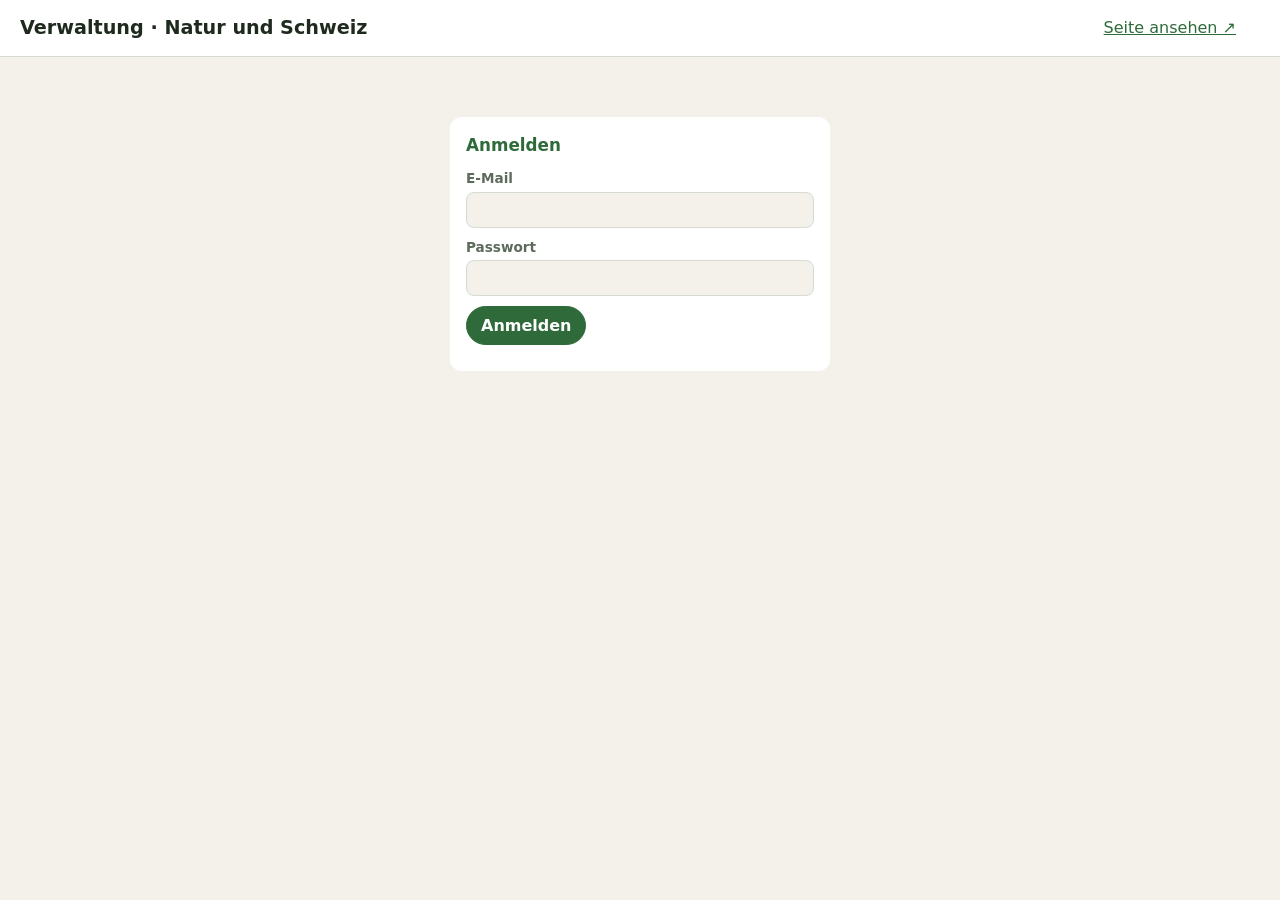
<file: admin.html>
<!DOCTYPE html>
<html lang="de-CH">
<head>
<meta charset="UTF-8">
<meta name="viewport" content="width=device-width, initial-scale=1">
<meta name="robots" content="noindex">
<!-- Erlaubte Quellen: nur eigene Dateien (kein eingebetteter Code) und das eigene Supabase-Projekt.
     data: für den QR-Code der Zwei-Faktor-Einrichtung, blob: für die Bildvorschau beim Verkleinern,
     Wikipedia/Wikimedia für die Übernahme von Bildern und Tierstimmen, media-src für das Anhören der Tierstimmen. -->
<meta http-equiv="Content-Security-Policy" content="default-src 'none'; script-src 'self'; style-src 'self'; img-src 'self' data: blob: https://pkiaxvsgplohhvewbgmw.supabase.co; connect-src https://pkiaxvsgplohhvewbgmw.supabase.co wss://pkiaxvsgplohhvewbgmw.supabase.co https://en.wikipedia.org https://commons.wikimedia.org https://upload.wikimedia.org https://thumb.wikimedia.org; media-src https://pkiaxvsgplohhvewbgmw.supabase.co; base-uri 'none'; form-action 'none'">
<title>Verwaltung – Natur und Schweiz</title>
<link rel="icon" href="icons/steinbock.svg" type="image/svg+xml">
<link rel="stylesheet" href="css/basis.css">
<link rel="stylesheet" href="css/admin.css">
<script src="config.js"></script>
<script src="js/version.js"></script>
<!-- supabase-js liegt im Repo (js/lib). Aktualisieren: neue Datei von jsDelivr herunterladen und den Dateinamen hier anpassen. -->
<script src="js/lib/supabase-2.117.1.min.js" defer></script>
<!-- QR-Codes (Direktlinks auf Einträge): qrcode-generator von Kazuhiko Arase, MIT-Lizenz -->
<script src="js/lib/qrcode-1.4.4.js" defer></script>
<script src="js/wikimedia.js" defer></script>
<script src="js/admin.js" defer></script>
</head>
<body>
<header>
  <h1><a href="#/" title="Zur Übersicht">Verwaltung · Natur und Schweiz</a></h1>
  <!-- Hauptbereiche (js/admin.js render): Übersicht (Startseite), Zu erledigen, Ideen, Pfade und Netze, Kategorien (Seitenleiste), Werkzeuge -->
  <nav class="topnav" id="topnav" hidden>
    <a href="#/" data-nav="home">Übersicht</a>
    <a href="#/erledigen" data-nav="todo">Zu erledigen <span class="badge" id="todoCount" hidden></span></a>
    <a href="#/ideen" data-nav="ideas" title="Vorgemerkte Pendenzen und Ideen">Ideen</a>
    <a href="#/themen" data-nav="themes" title="Themenpfade und Nahrungsnetze">Pfade und Netze</a>
    <a href="#/kantone" data-nav="regions" title="Kantone mit eigenem Bereich; die Zahl zeigt offene Vorschläge">Kantone <span class="badge warn" id="regionCount" hidden></span></a>
    <a href="#/werkzeuge" data-nav="tools">Werkzeuge</a>
  </nav>
  <a href="index.html" target="_blank" rel="noopener">Seite ansehen ↗</a>
  <span id="who" class="hint"></span>
  <span id="version" class="hint"></span>
  <button id="logout" class="ghost" hidden>Abmelden</button>
</header>

<div id="loginView" class="panel login" hidden>
  <h2>Anmelden</h2>
  <form id="loginForm">
    <label>E-Mail <input type="email" id="email" required autocomplete="username"></label>
    <label>Passwort <input type="password" id="pw" required autocomplete="current-password"></label>
    <button>Anmelden</button>
  </form>
  <p id="loginMsg" class="hint"></p>
</div>

<div id="mfaView" class="panel login" hidden>
  <h2>Zweiter Faktor</h2>
  <div id="mfaSetup" hidden>
    <p class="hint">Einmalig einrichten: Den QR-Code mit einer Authenticator-App scannen (z. B. Google Authenticator, Microsoft Authenticator oder 1Password).</p>
    <img id="mfaQr" class="qr" alt="QR-Code für die Authenticator-App">
    <p class="hint">Oder den Schlüssel von Hand eingeben: <code id="mfaSecret"></code></p>
  </div>
  <form id="mfaForm">
    <label>6-stelliger Code aus der App <input type="text" id="mfaCode" required inputmode="numeric" pattern="[0-9]{6}" maxlength="6" autocomplete="one-time-code"></label>
    <button>Bestätigen</button>
  </form>
  <p id="mfaMsg" class="hint"></p>
</div>

<div id="appView" class="layout" hidden>
  <aside>
    <h2>Kategorien <small id="catCount"></small></h2>
    <ul class="list" id="catList"></ul>
    <button class="ghost" id="newCat">+ Neue Kategorie</button>
  </aside>
  <section class="panel" id="main"></section>
</div>

<!-- Bild zuschneiden / Ausschnitt der Vorschau (Inhalt aus js/admin.js) -->
<dialog id="editor" class="editor"></dialog>

<!-- Druckbereich für QR-Codes (nur beim Drucken sichtbar, css/admin.css) -->
<div id="adminPrint"></div>

<div id="msg" hidden></div>

</body>
</html>
</file>
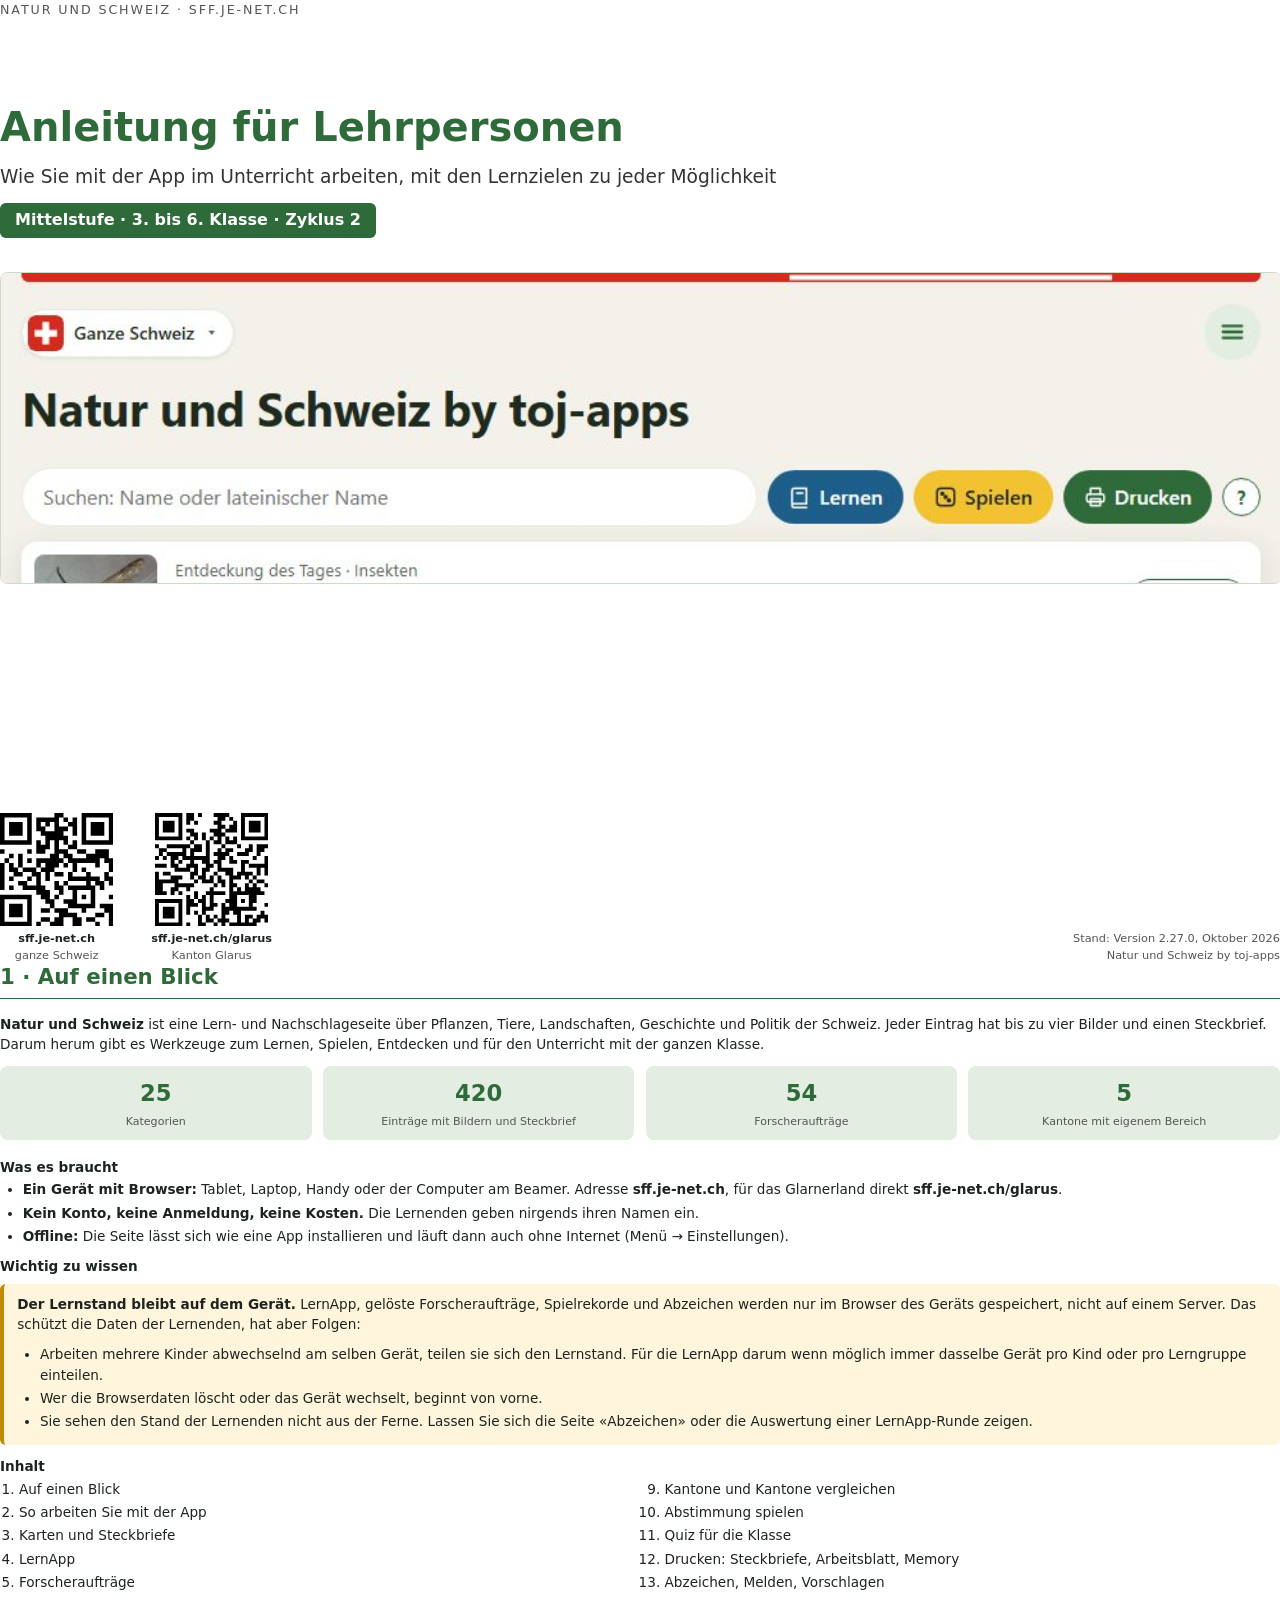
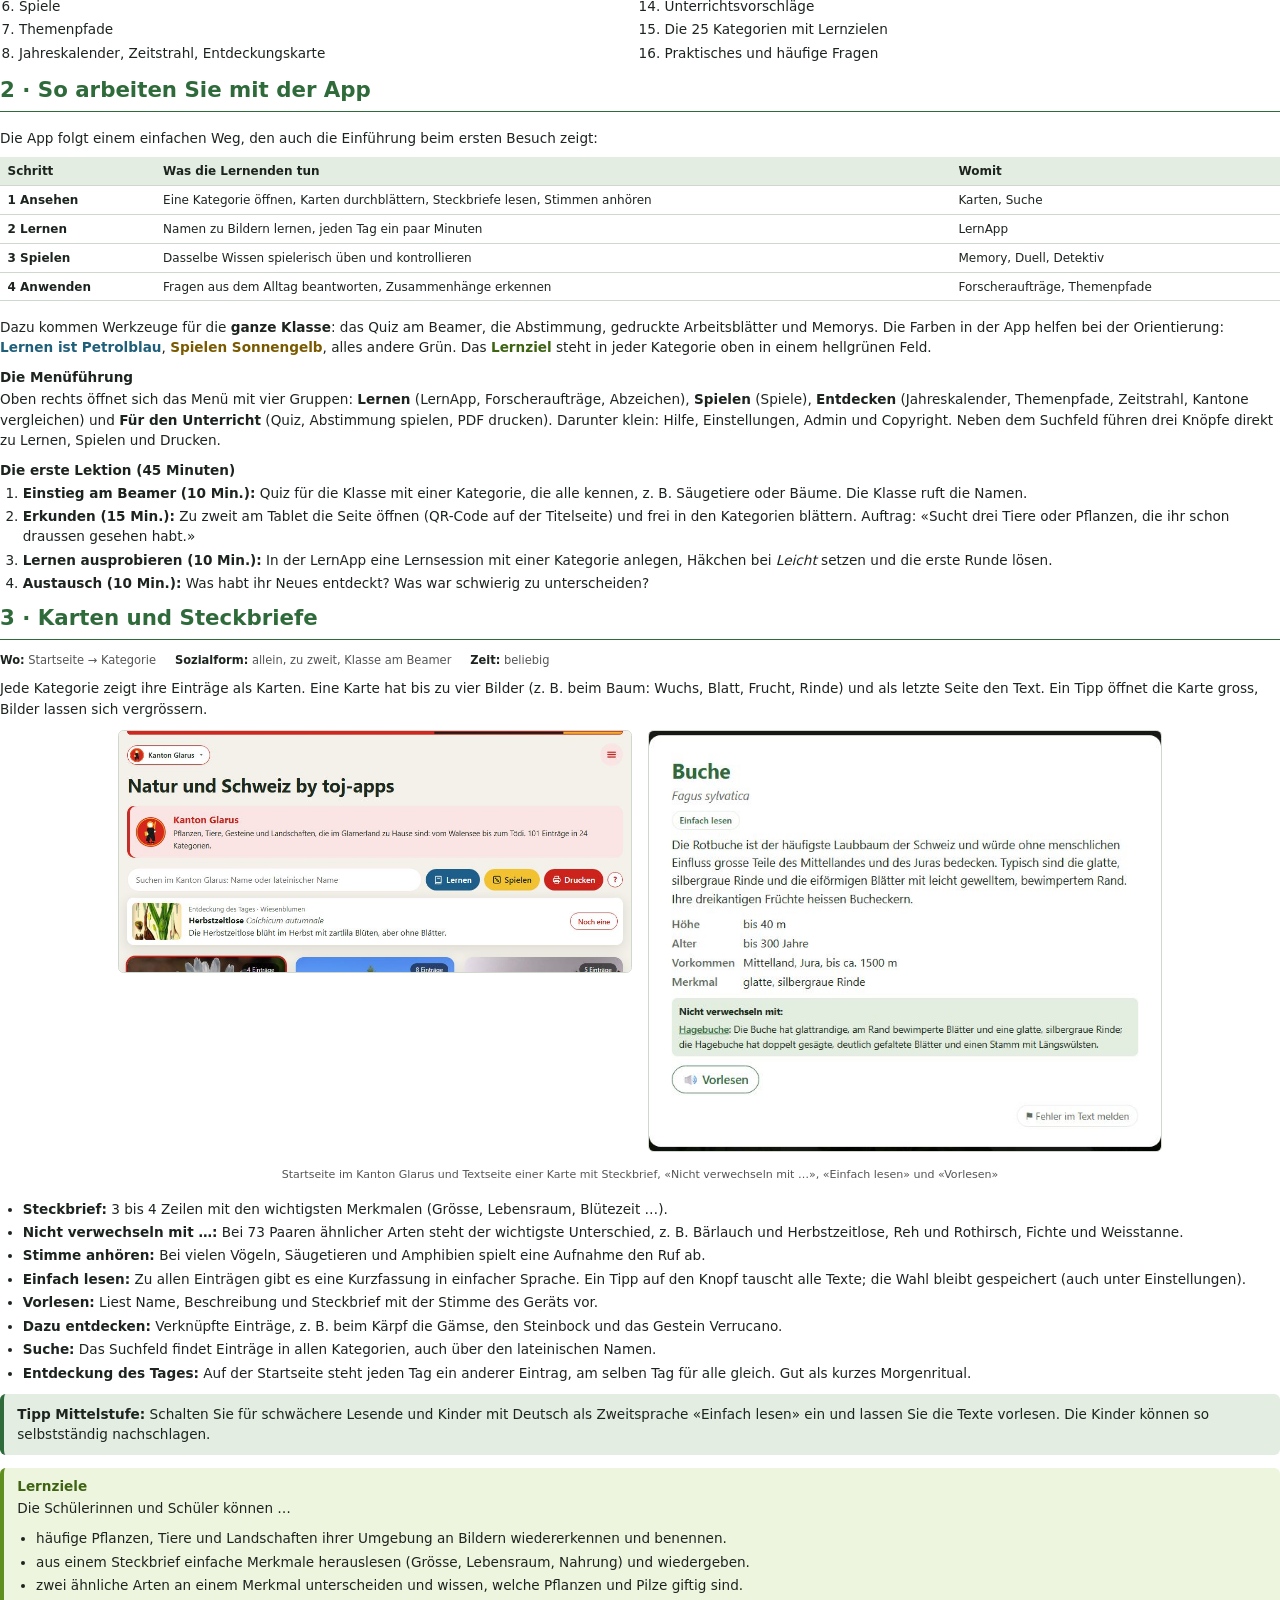
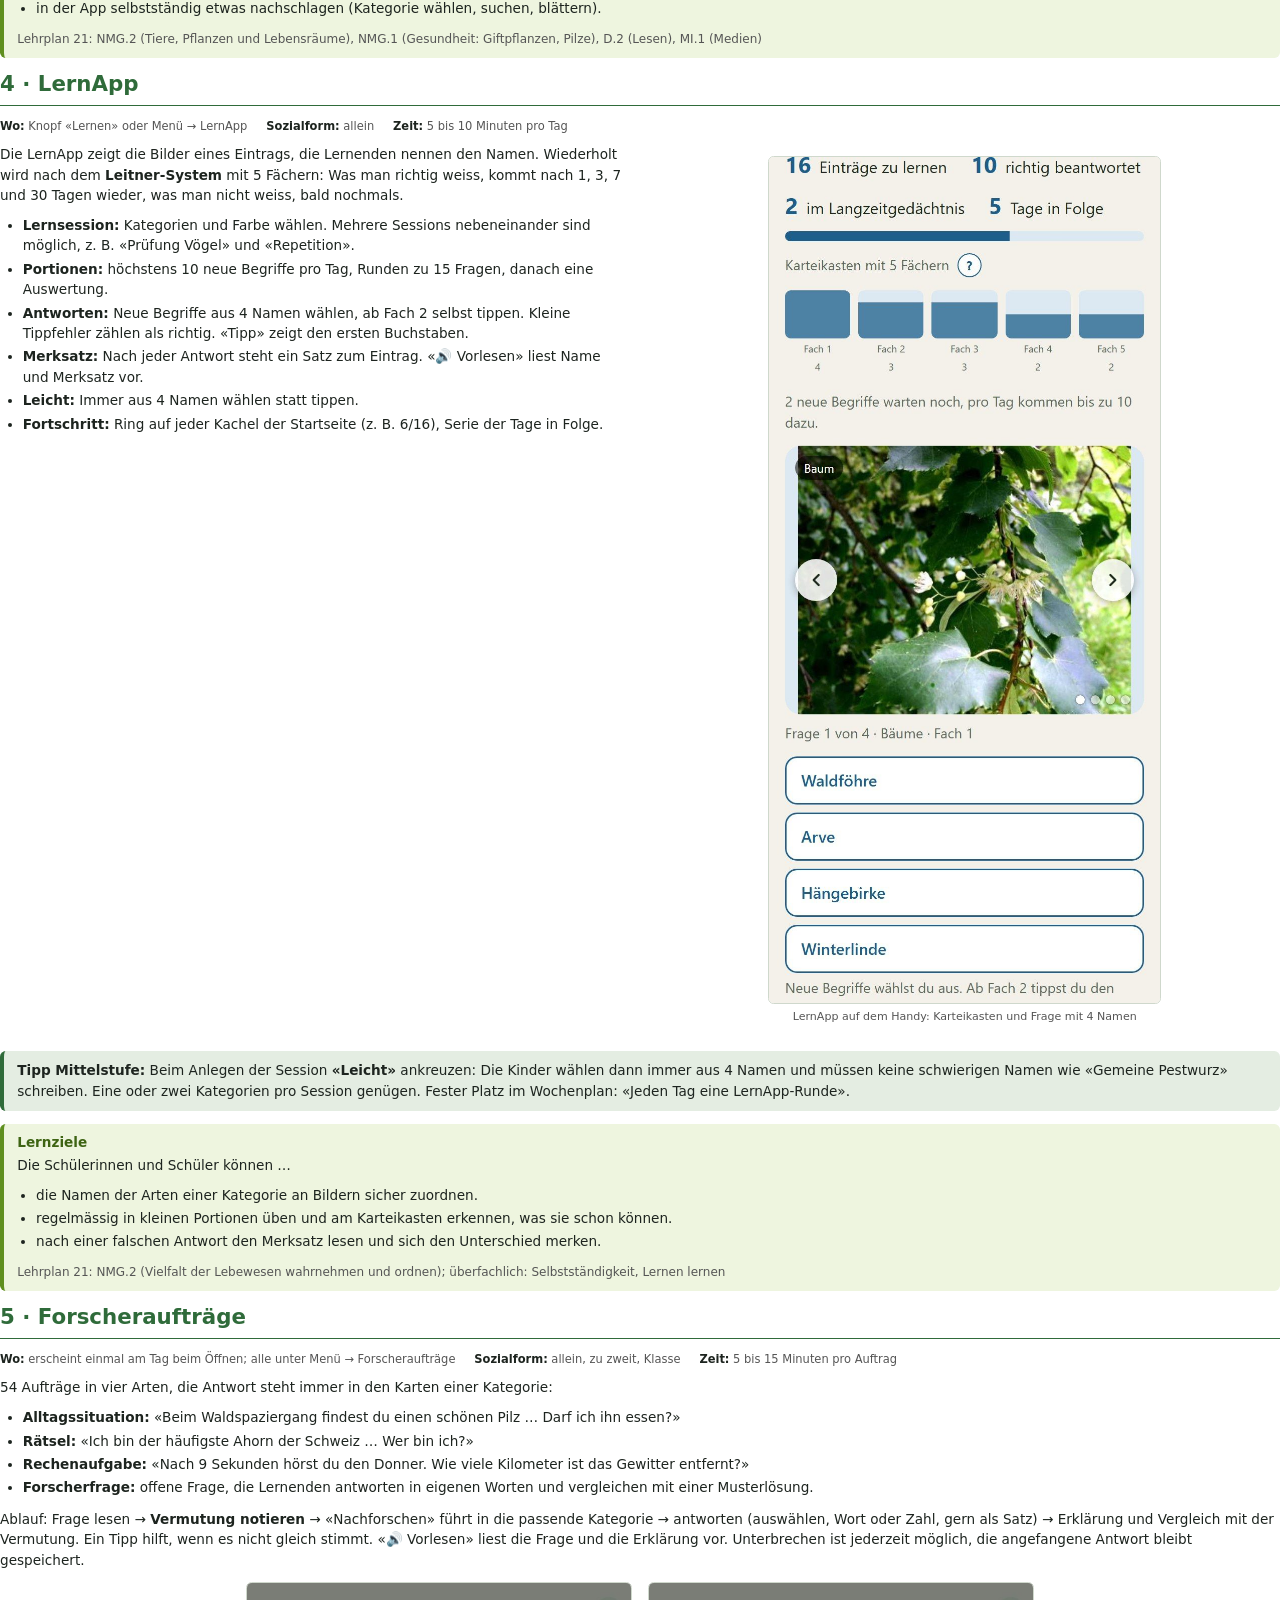
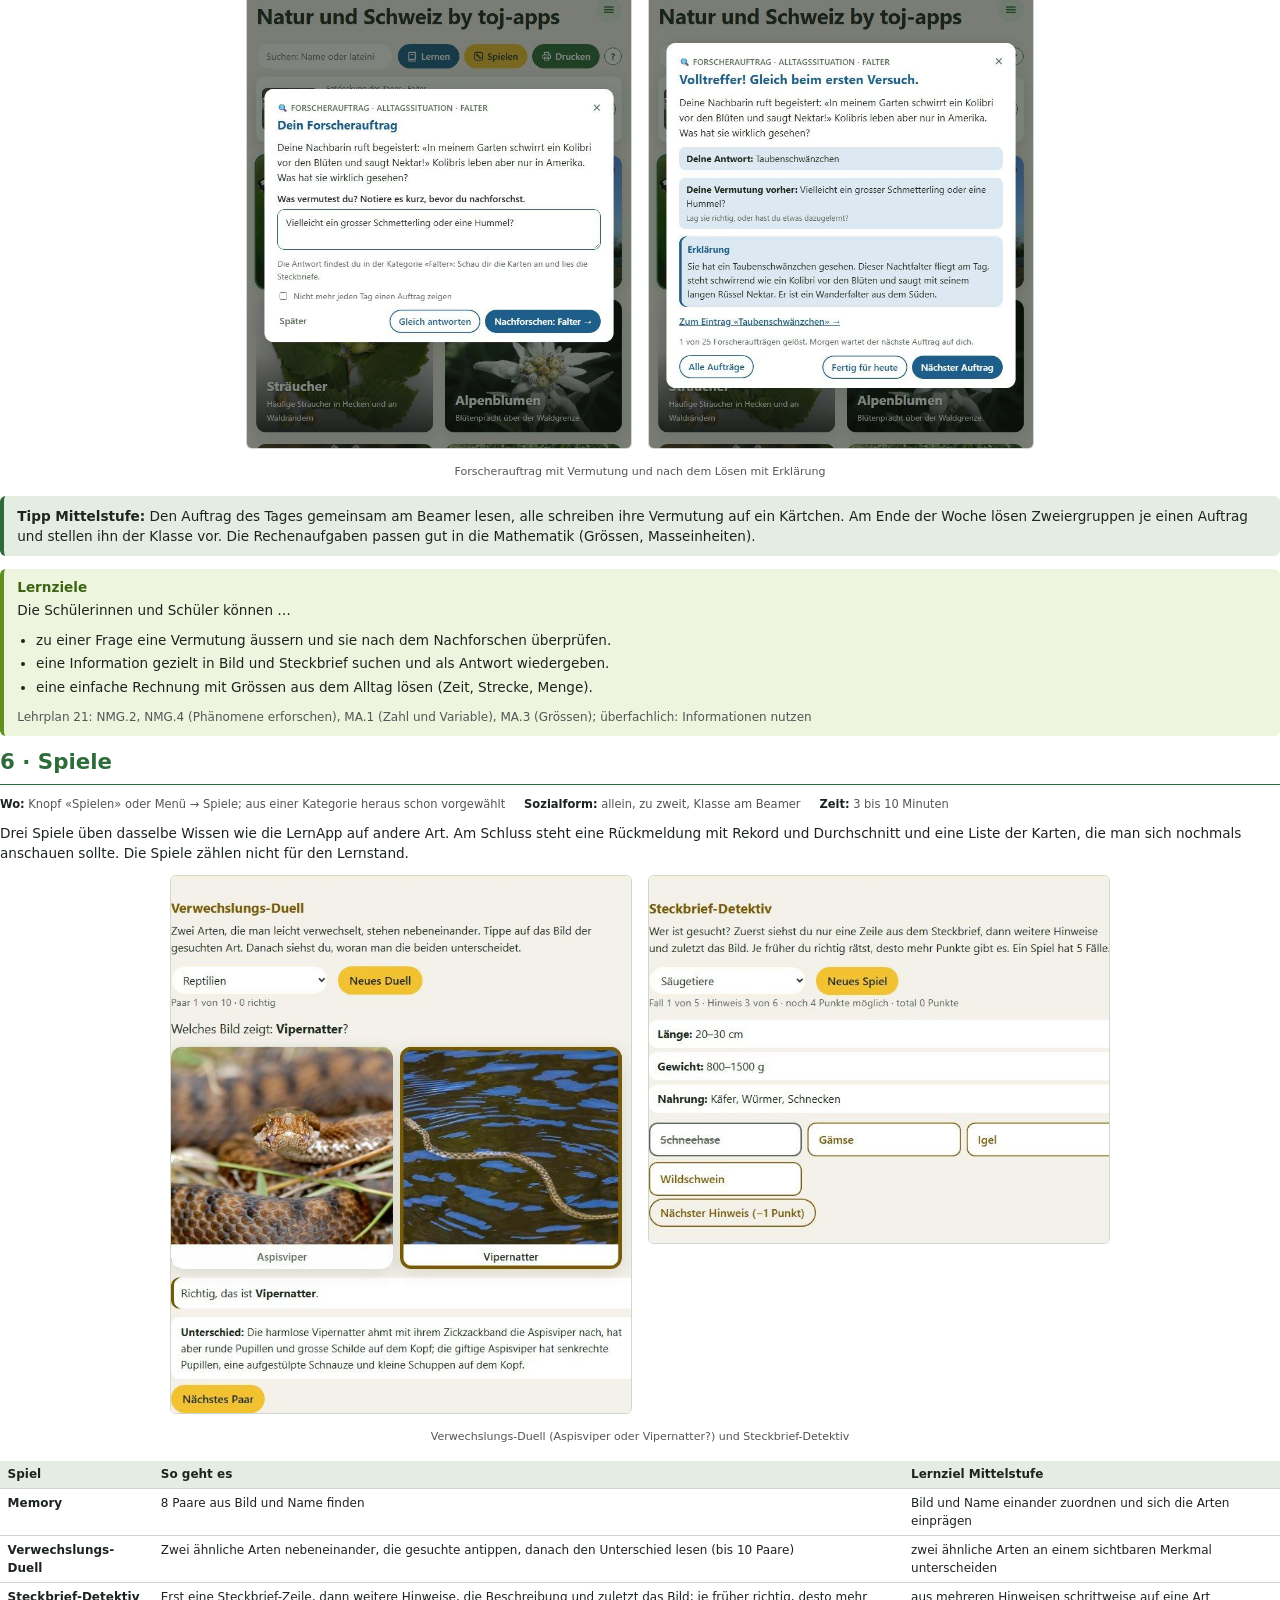
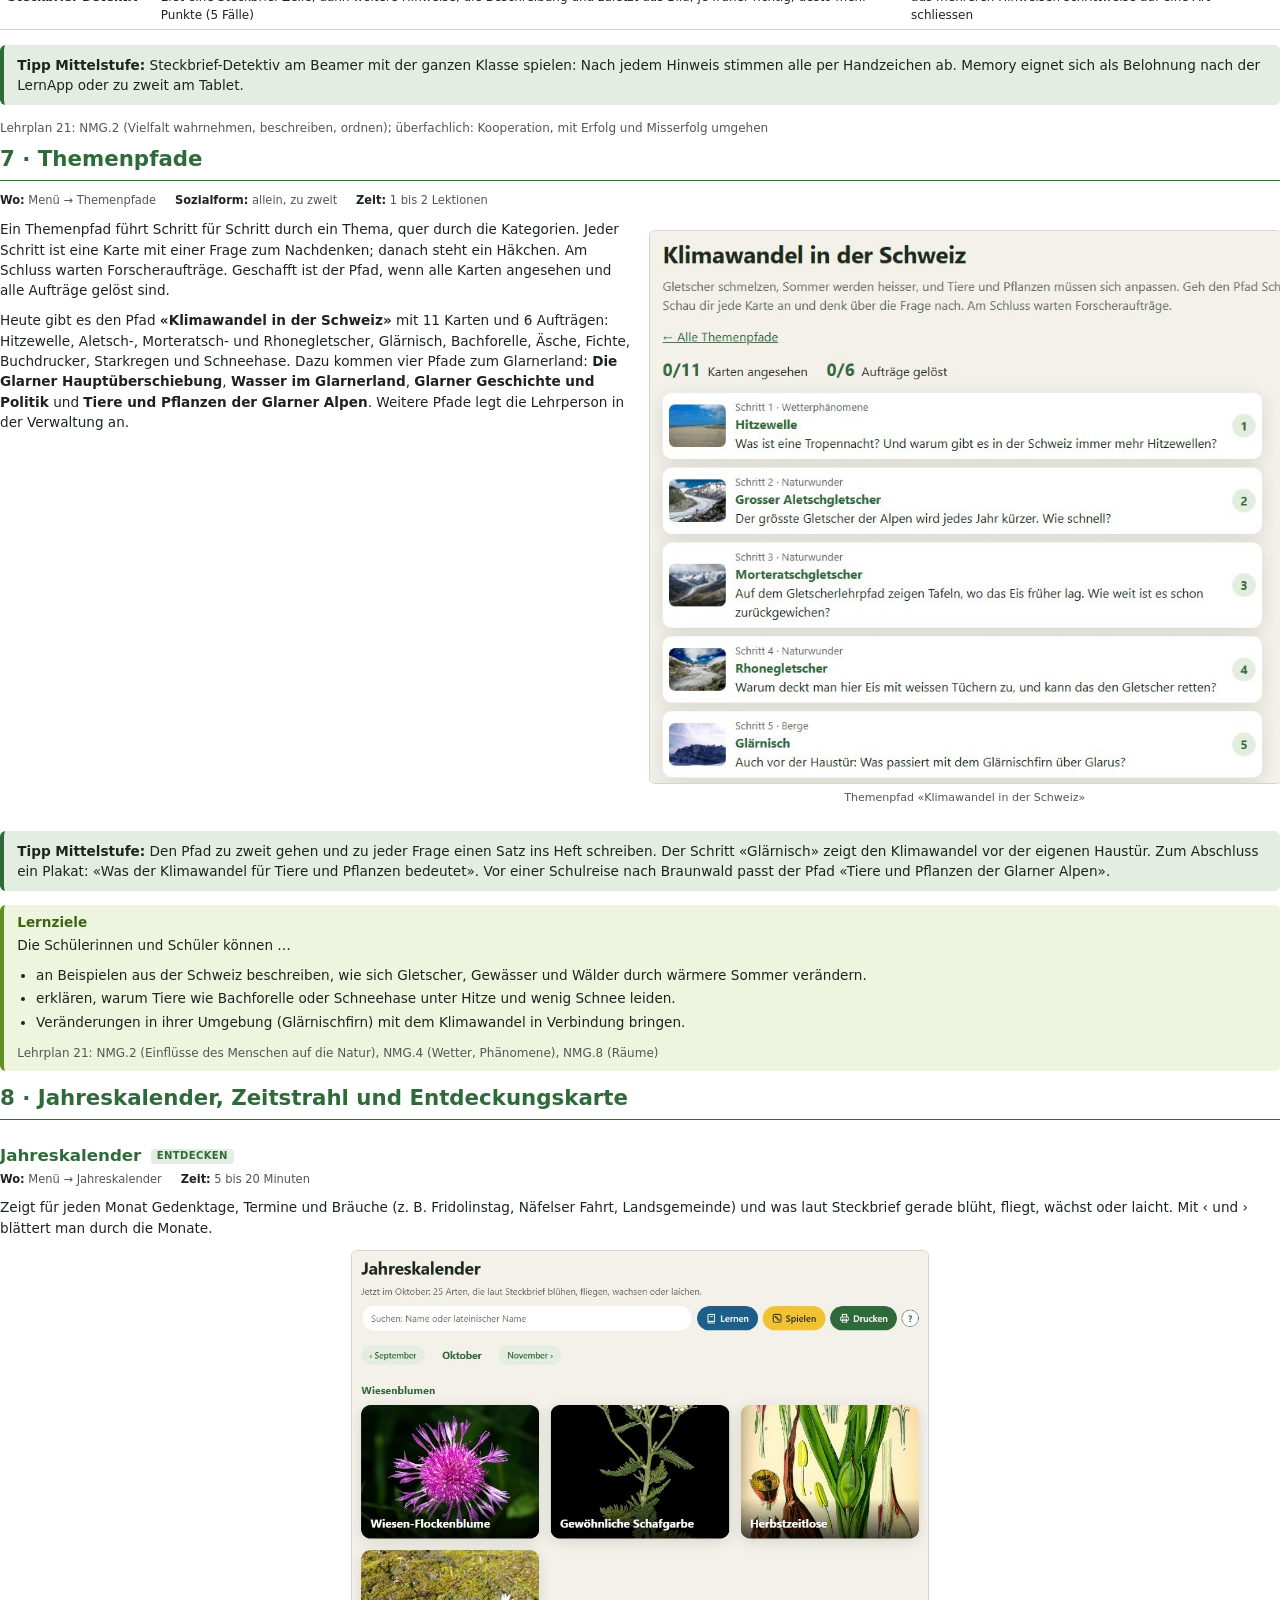
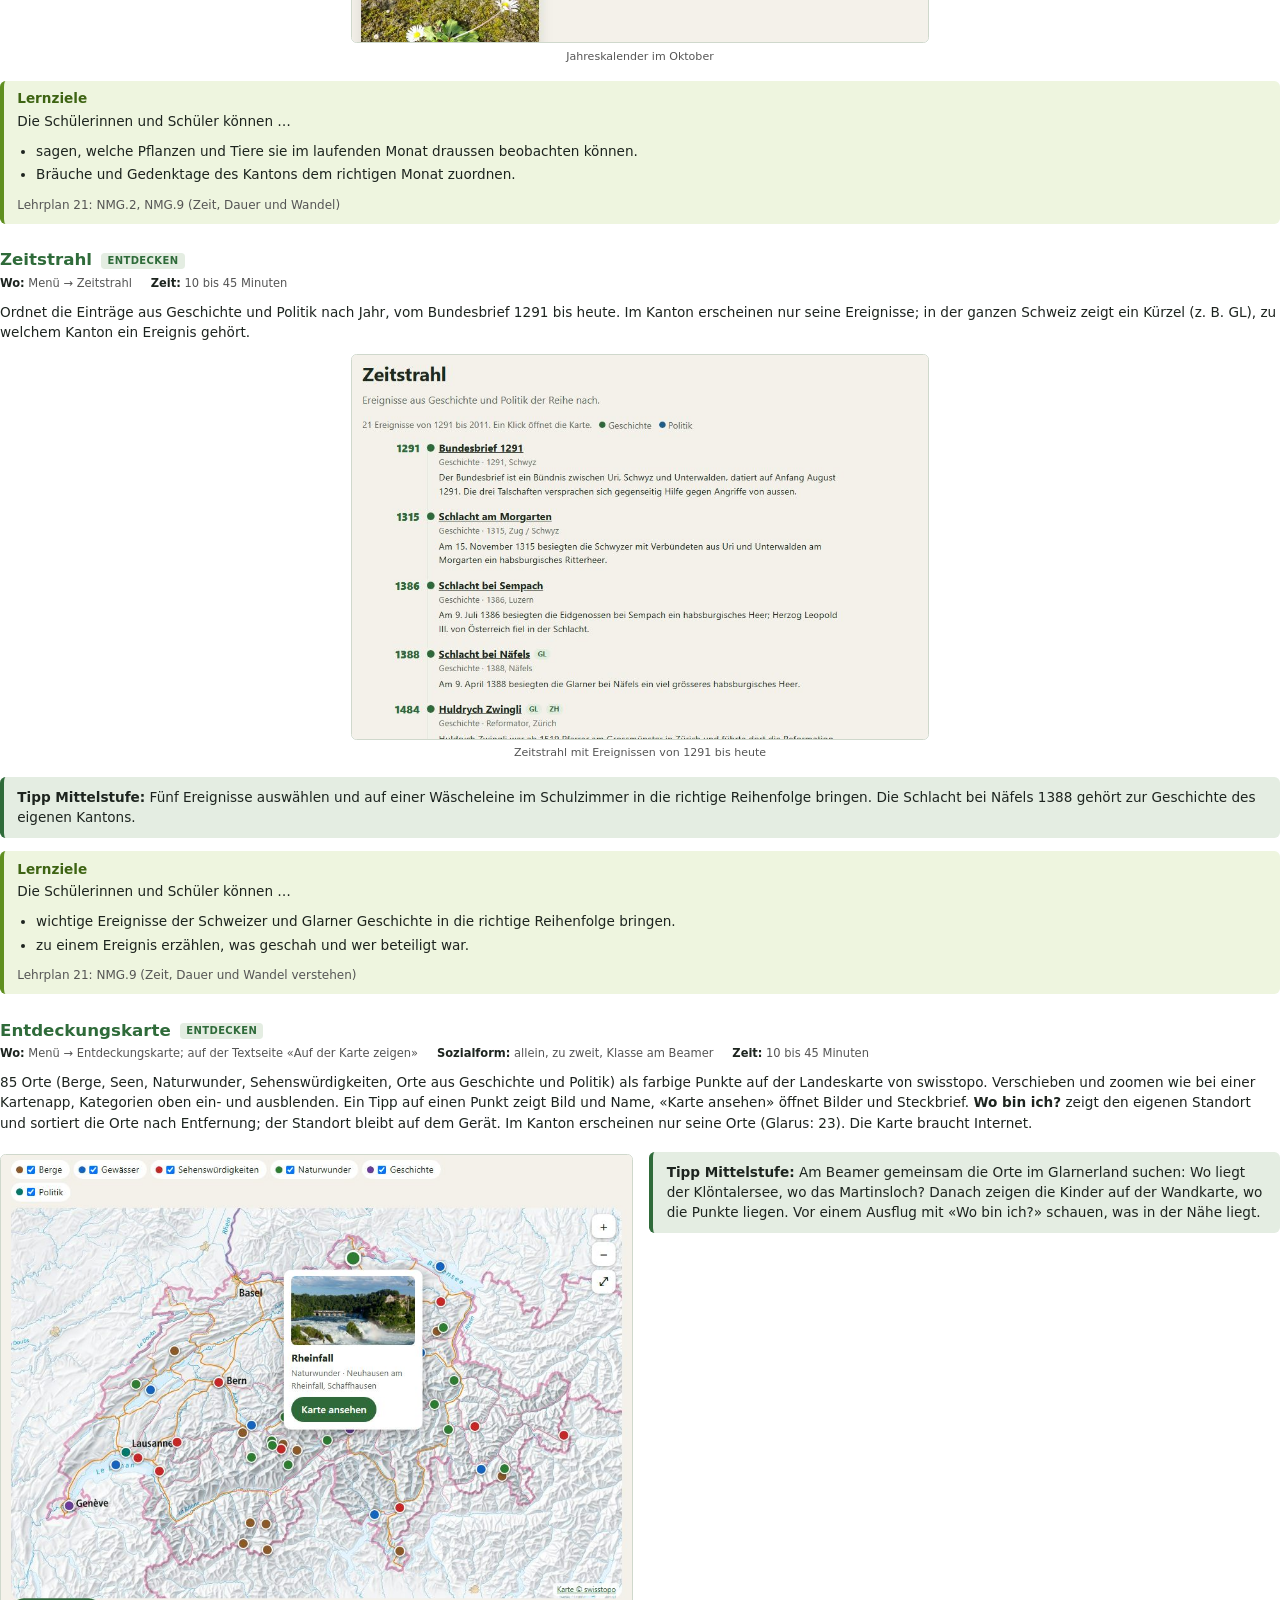
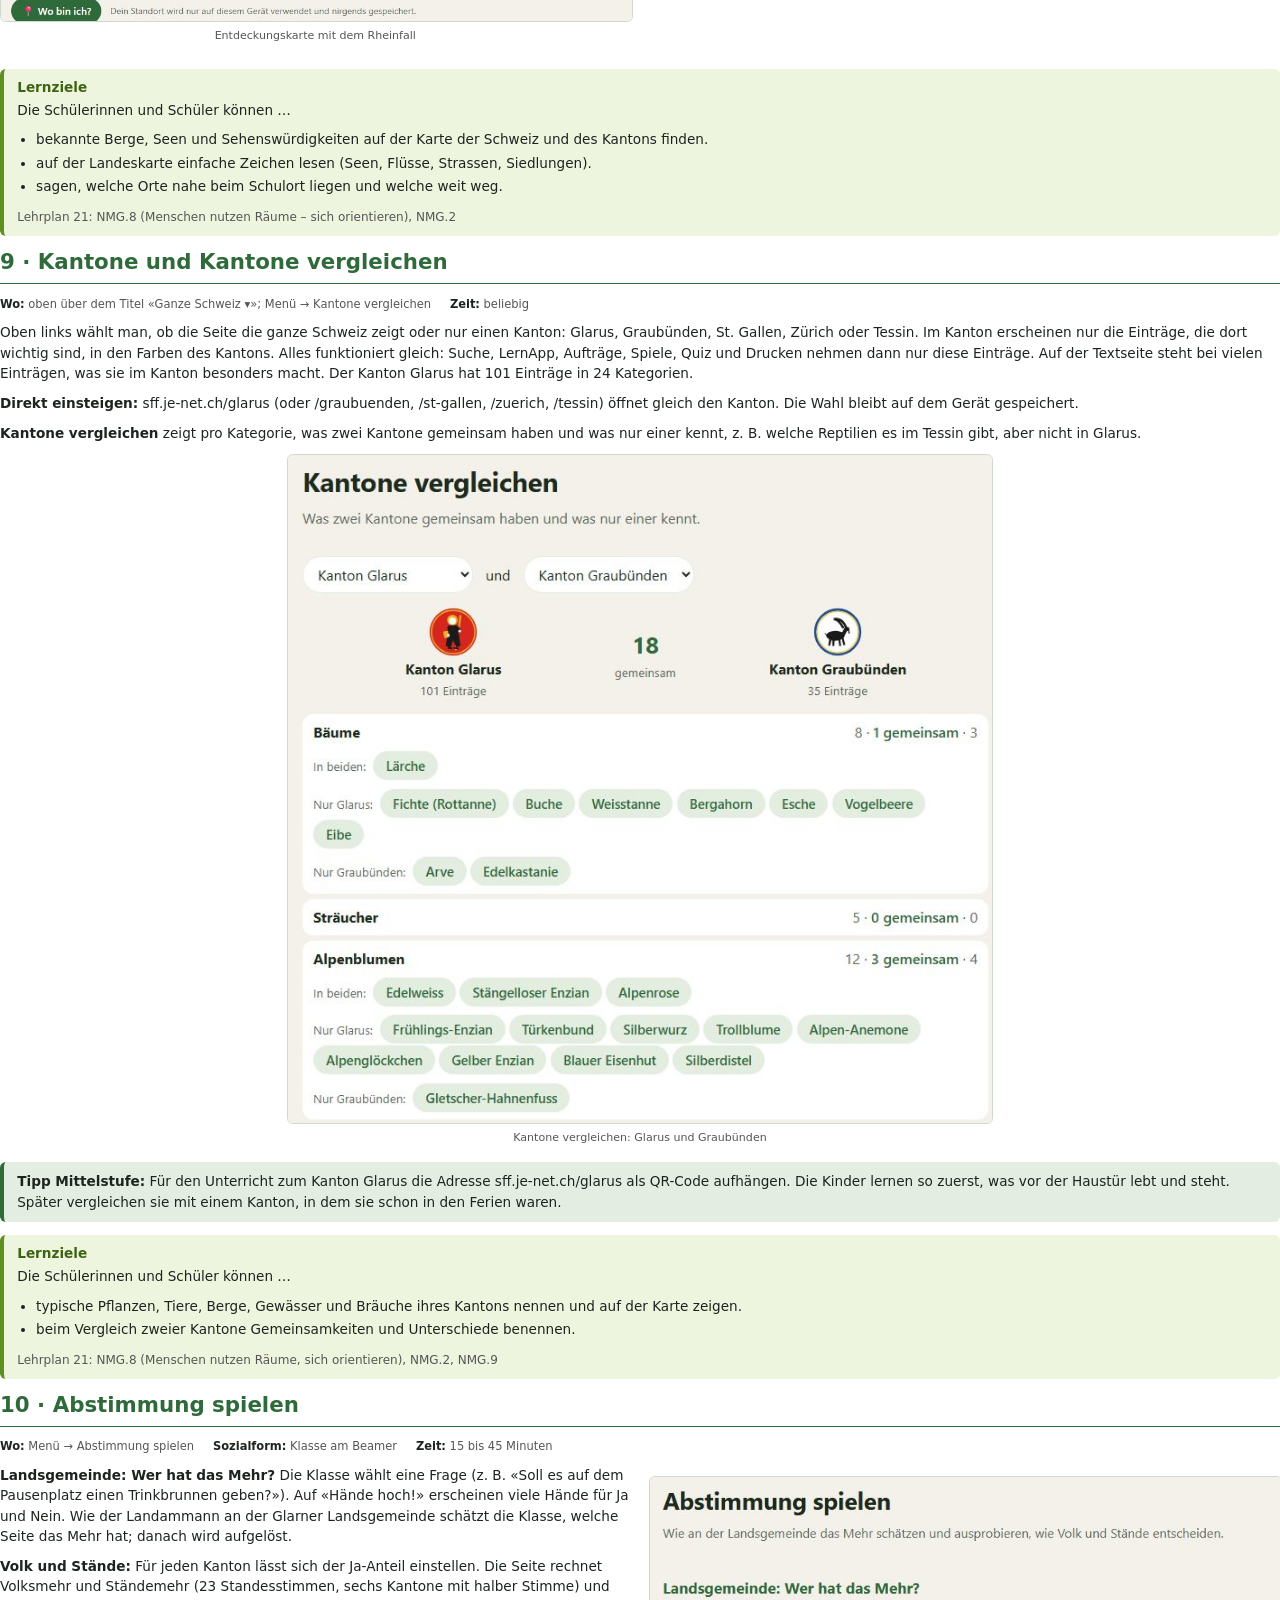
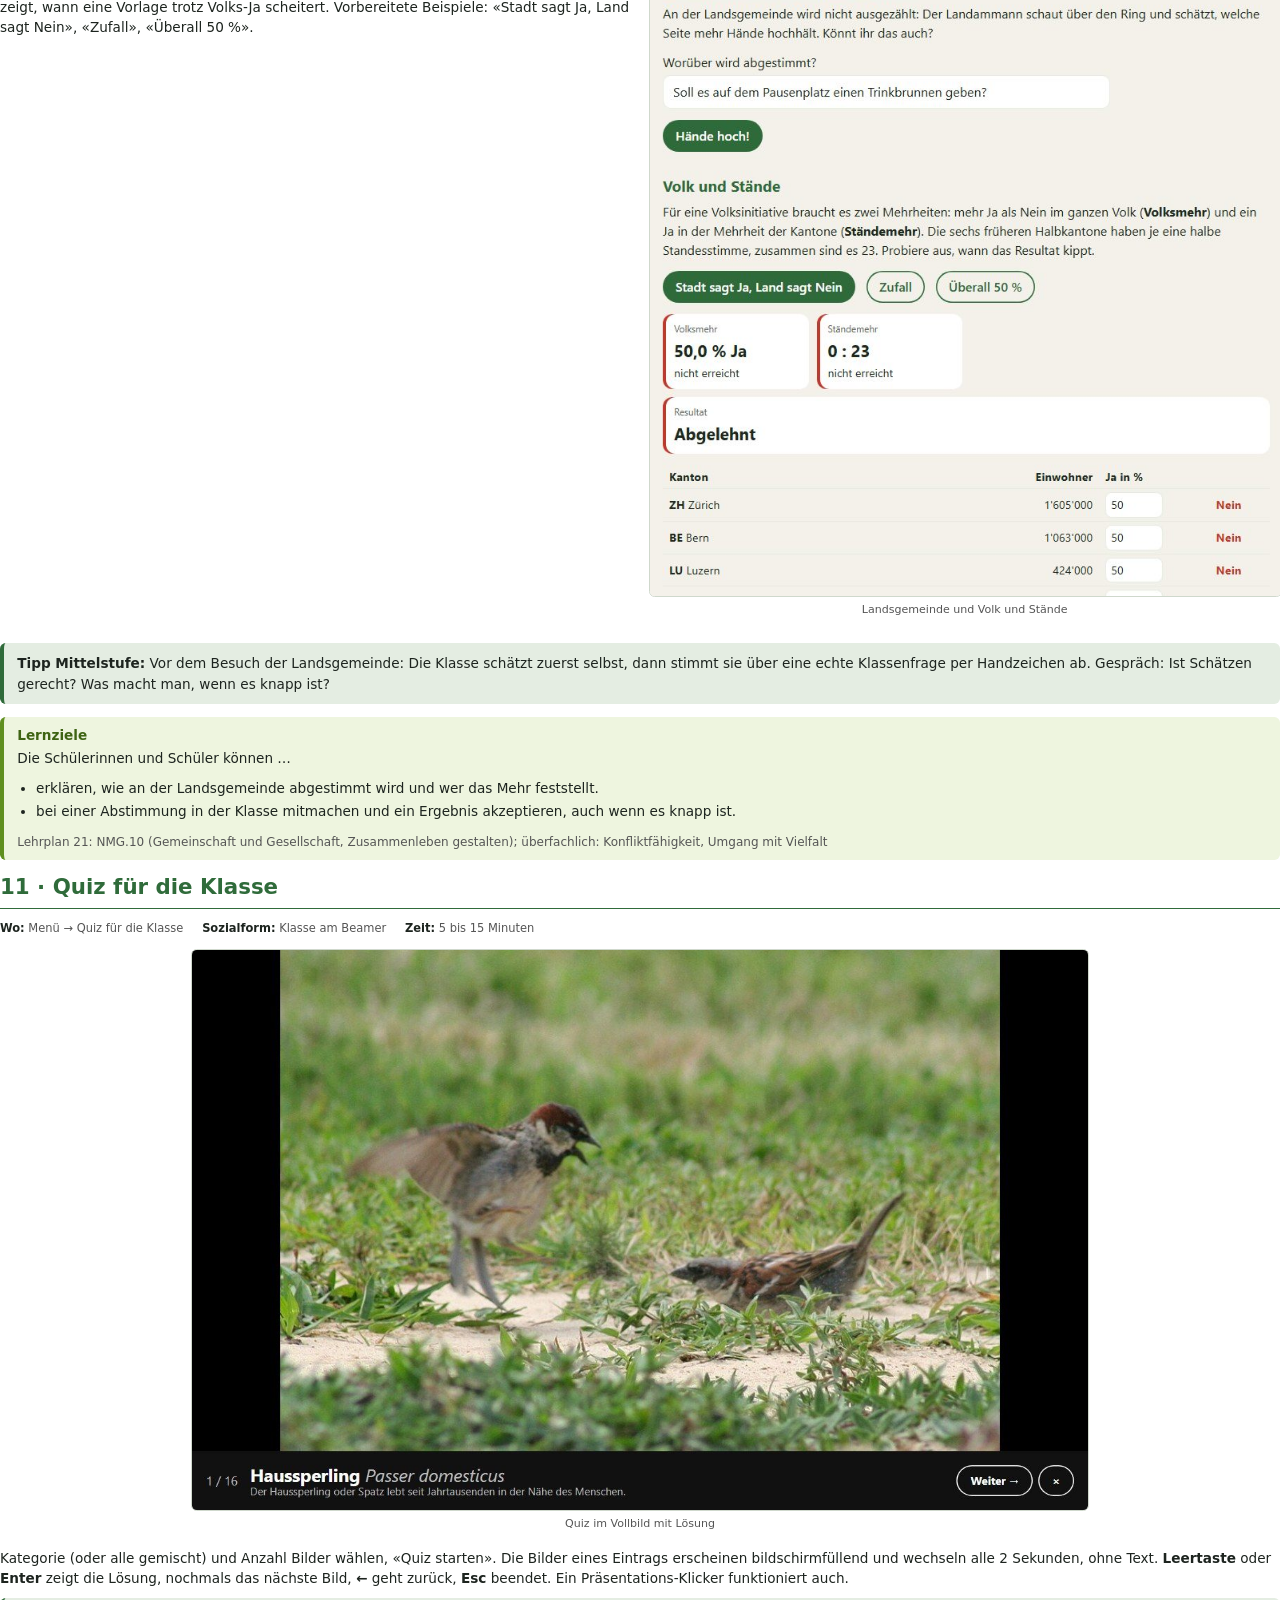
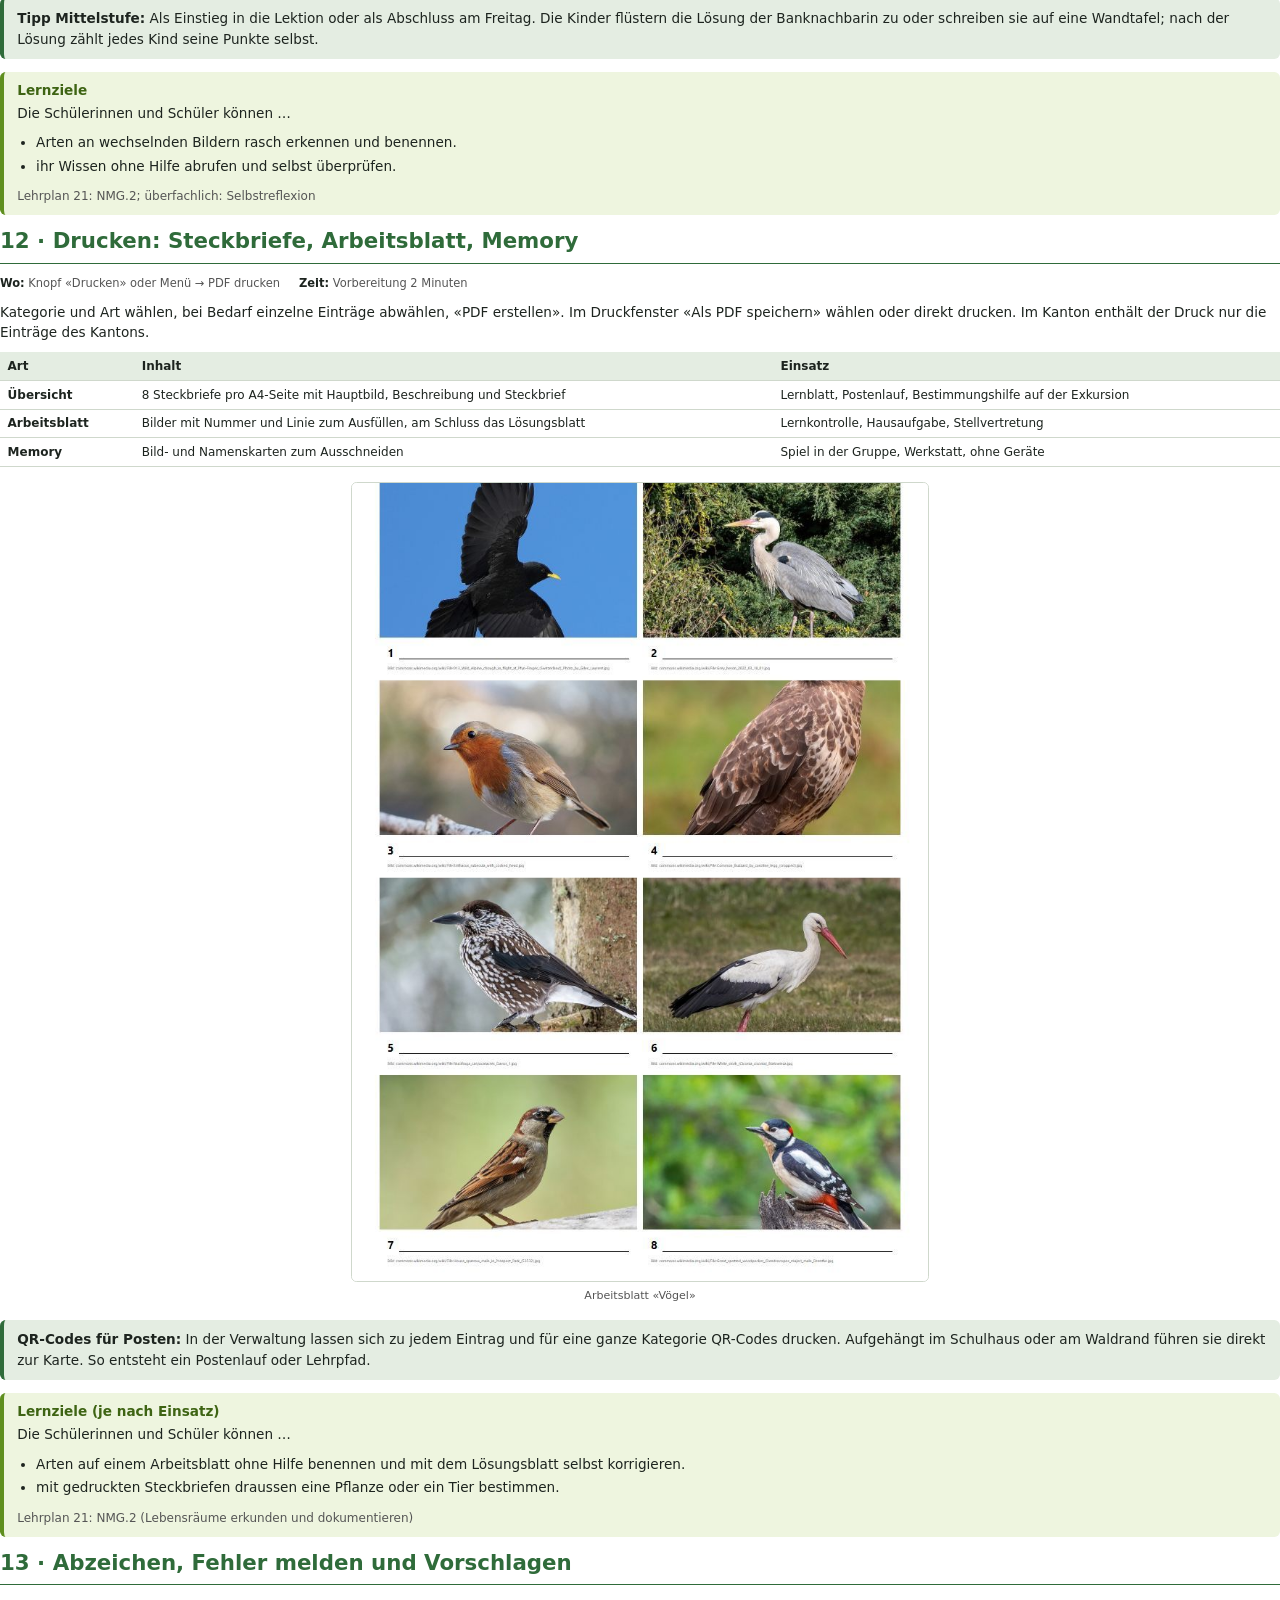
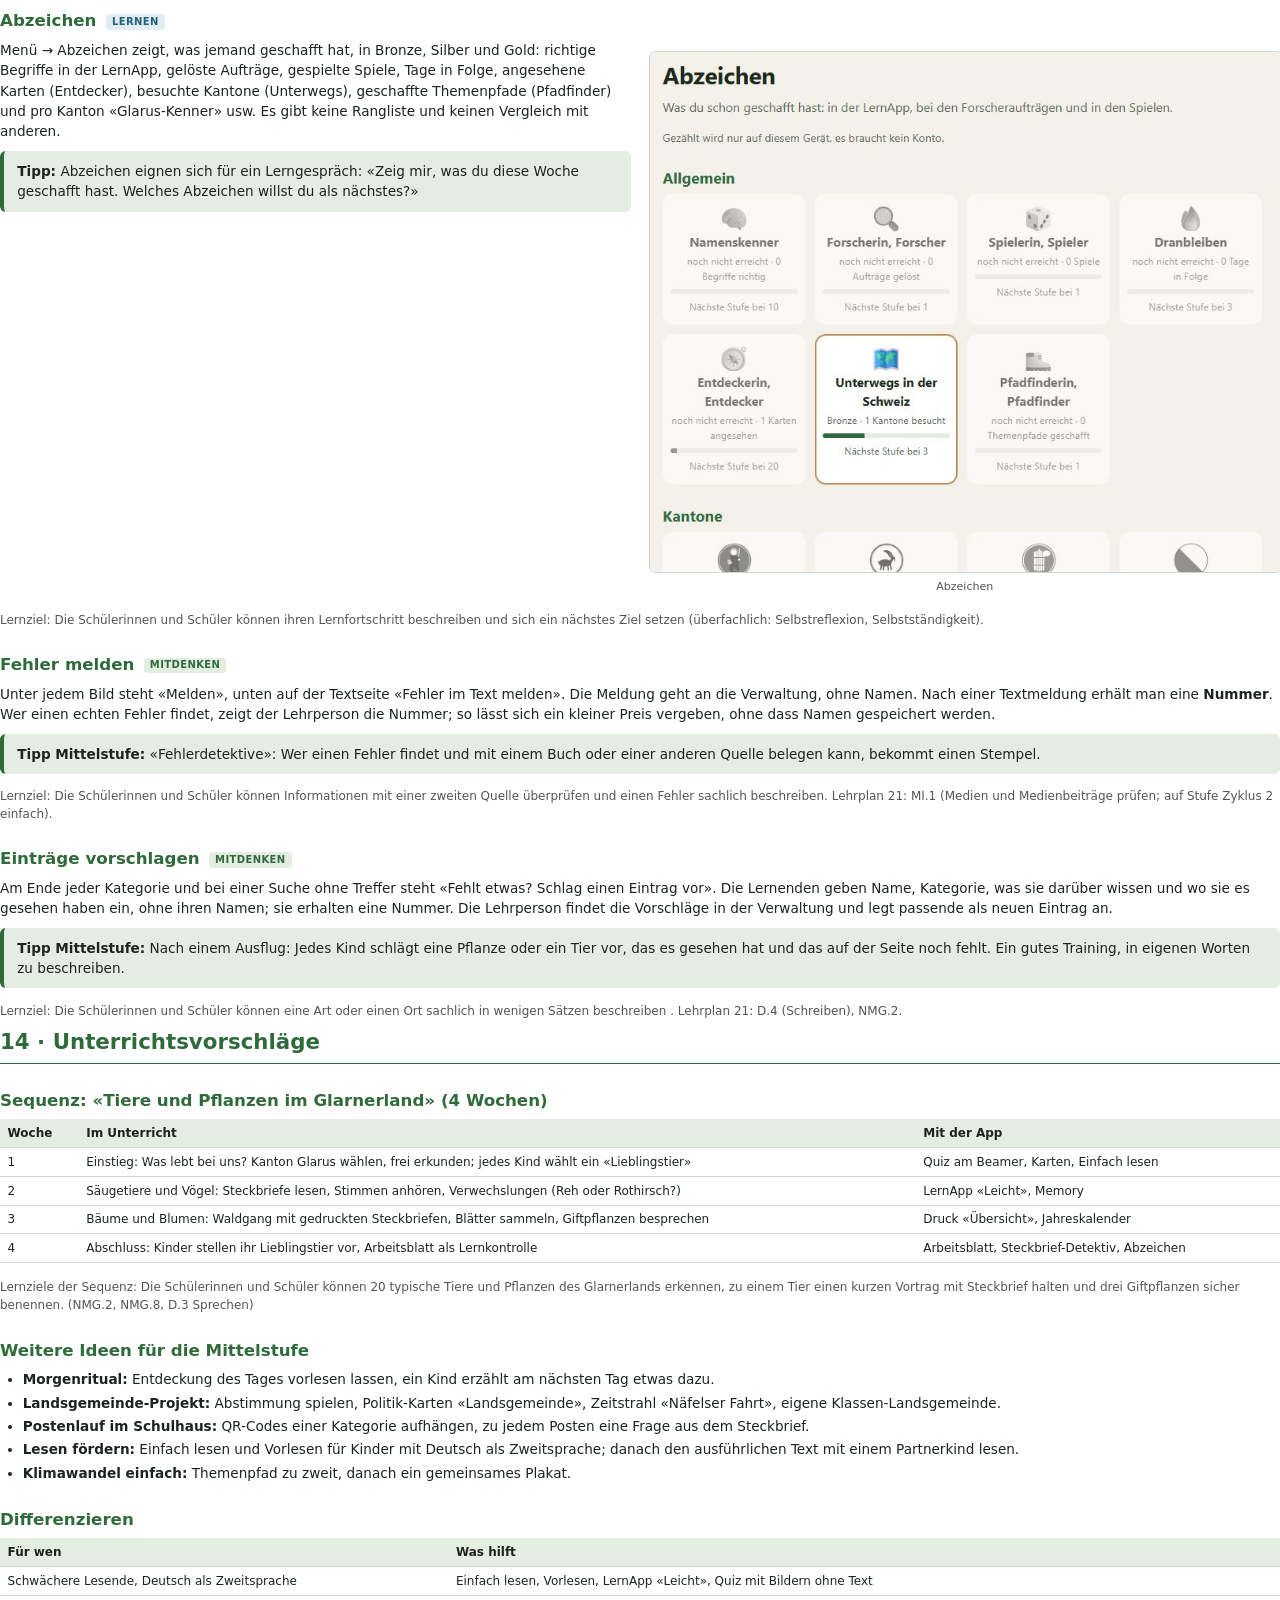
<file: docs/anleitung/anleitung.html>
<!DOCTYPE html>
<html lang="de-CH">
<head>
<meta charset="UTF-8">
<title>Natur und Schweiz – Anleitung für Lehrpersonen</title>
<!-- Druckvorlage für die beiden PDFs (tools/anleitung-pdf.ps1). anleitung.html#ms = Mittelstufe, #os = Oberstufe.
     Blöcke mit class="ms" bzw. "os" erscheinen nur in der jeweiligen Fassung. Nicht Teil der Website. -->
<link rel="stylesheet" href="anleitung.css">
<script src="../../js/lib/qrcode-1.4.4.js"></script>
</head>
<body>

<!-- ===================== Titelseite ===================== -->
<section class="title">
  <div class="top">Natur und Schweiz · sff.je-net.ch</div>
  <h1>Anleitung für Lehrpersonen</h1>
  <p class="sub">Wie Sie mit der App im Unterricht arbeiten, mit den Lernzielen zu jeder Möglichkeit</p>
  <span class="stufe ms">Mittelstufe · 3. bis 6. Klasse · Zyklus 2</span>
  <span class="stufe os">Oberstufe · 7. bis 9. Klasse · Zyklus 3</span>
  <img class="bild" src="bilder/startseite.jpg" alt="Startseite von Natur und Schweiz">
  <div class="qrs">
    <div class="qr"><span data-qr="https://sff.je-net.ch/"></span><b>sff.je-net.ch</b><br>ganze Schweiz</div>
    <div class="qr"><span data-qr="https://sff.je-net.ch/glarus"></span><b>sff.je-net.ch/glarus</b><br>Kanton Glarus</div>
    <div class="fuss">Stand: Version 2.27.0, Oktober 2026<br>Natur und Schweiz by toj-apps</div>
  </div>
</section>

<!-- ===================== 1 Auf einen Blick ===================== -->
<h2>1 · Auf einen Blick</h2>
<p><b>Natur und Schweiz</b> ist eine Lern- und Nachschlageseite über Pflanzen, Tiere, Landschaften, Geschichte und Politik der
Schweiz. Jeder Eintrag hat bis zu vier Bilder und einen Steckbrief. Darum herum gibt es Werkzeuge zum Lernen, Spielen,
Entdecken und für den Unterricht mit der ganzen Klasse.</p>
<div class="kpi">
  <div><b>25</b><span>Kategorien</span></div>
  <div><b>420</b><span>Einträge mit Bildern und Steckbrief</span></div>
  <div><b>54</b><span>Forscheraufträge</span></div>
  <div><b>5</b><span>Kantone mit eigenem Bereich</span></div>
</div>

<h4>Was es braucht</h4>
<ul>
  <li><b>Ein Gerät mit Browser:</b> Tablet, Laptop, Handy oder der Computer am Beamer. Adresse <b>sff.je-net.ch</b>, für das Glarnerland
    direkt <b>sff.je-net.ch/glarus</b>.</li>
  <li><b>Kein Konto, keine Anmeldung, keine Kosten.</b> Die Lernenden geben nirgends ihren Namen ein.</li>
  <li><b>Offline:</b> Die Seite lässt sich wie eine App installieren und läuft dann auch ohne Internet (Menü → Einstellungen).</li>
</ul>

<h4>Wichtig zu wissen</h4>
<div class="box achtung">
  <p><b>Der Lernstand bleibt auf dem Gerät.</b> LernApp, gelöste Forscheraufträge, Spielrekorde und Abzeichen werden nur im
  Browser des Geräts gespeichert, nicht auf einem Server. Das schützt die Daten der Lernenden, hat aber Folgen:</p>
  <ul>
    <li>Arbeiten mehrere Kinder abwechselnd am selben Gerät, teilen sie sich den Lernstand.
      <span class="ms">Für die LernApp darum wenn möglich immer dasselbe Gerät pro Kind oder pro Lerngruppe einteilen.</span>
      <span class="os">Für die LernApp darum wenn möglich das persönliche Gerät oder das eigene Handy nutzen lassen.</span></li>
    <li>Wer die Browserdaten löscht oder das Gerät wechselt, beginnt von vorne.</li>
    <li>Sie sehen den Stand der Lernenden nicht aus der Ferne. Lassen Sie sich die Seite «Abzeichen» oder die Auswertung
      einer LernApp-Runde zeigen.</li>
  </ul>
</div>

<h4>Inhalt</h4>
<ol class="toc">
  <li>Auf einen Blick</li>
  <li>So arbeiten Sie mit der App</li>
  <li>Karten und Steckbriefe</li>
  <li>LernApp</li>
  <li>Forscheraufträge</li>
  <li>Spiele</li>
  <li>Themenpfade<span class="os"> und Nahrungsnetz</span></li>
  <li>Jahreskalender, Zeitstrahl, Entdeckungskarte</li>
  <li>Kantone und Kantone vergleichen</li>
  <li>Abstimmung spielen</li>
  <li>Quiz für die Klasse</li>
  <li>Drucken: Steckbriefe, Arbeitsblatt, Memory</li>
  <li>Abzeichen, Melden, Vorschlagen</li>
  <li>Unterrichtsvorschläge</li>
  <li>Die 25 Kategorien mit Lernzielen</li>
  <li>Praktisches und häufige Fragen</li>
</ol>

<!-- ===================== 2 So arbeiten Sie ===================== -->
<h2>2 · So arbeiten Sie mit der App</h2>
<p>Die App folgt einem einfachen Weg, den auch die Einführung beim ersten Besuch zeigt:</p>
<table>
  <tr><th>Schritt</th><th>Was die Lernenden tun</th><th>Womit</th></tr>
  <tr><td><b>1 Ansehen</b></td><td>Eine Kategorie öffnen, Karten durchblättern, Steckbriefe lesen, Stimmen anhören</td><td>Karten, Suche</td></tr>
  <tr><td><b>2 Lernen</b></td><td>Namen zu Bildern lernen, jeden Tag ein paar Minuten</td><td>LernApp</td></tr>
  <tr><td><b>3 Spielen</b></td><td>Dasselbe Wissen spielerisch üben und kontrollieren</td><td>Memory, Duell, Detektiv</td></tr>
  <tr><td><b>4 Anwenden</b></td><td>Fragen aus dem Alltag beantworten, Zusammenhänge erkennen</td><td>Forscheraufträge, Themenpfade</td></tr>
</table>
<p>Dazu kommen Werkzeuge für die <b>ganze Klasse</b>: das Quiz am Beamer, die Abstimmung, gedruckte Arbeitsblätter und Memorys.
Die Farben in der App helfen bei der Orientierung: <b style="color:#1f5f7a">Lernen ist Petrolblau</b>, <b style="color:#7a5a00">Spielen
Sonnengelb</b>, alles andere Grün. Das <b style="color:#3e6413">Lernziel</b> steht in jeder Kategorie oben in einem hellgrünen Feld.</p>

<h4>Die Menüführung</h4>
<p>Oben rechts öffnet sich das Menü mit vier Gruppen: <b>Lernen</b> (LernApp, Forscheraufträge, Abzeichen), <b>Spielen</b> (Spiele),
<b>Entdecken</b> (Jahreskalender, Themenpfade, Zeitstrahl, Kantone vergleichen) und <b>Für den Unterricht</b> (Quiz, Abstimmung
spielen, PDF drucken). Darunter klein: Hilfe, Einstellungen, Admin und Copyright. Neben dem Suchfeld führen drei Knöpfe direkt zu
Lernen, Spielen und Drucken.</p>

<h4>Die erste Lektion (45 Minuten)</h4>
<ol class="ms">
  <li><b>Einstieg am Beamer (10 Min.):</b> Quiz für die Klasse mit einer Kategorie, die alle kennen, z. B. Säugetiere oder Bäume.
    Die Klasse ruft die Namen.</li>
  <li><b>Erkunden (15 Min.):</b> Zu zweit am Tablet die Seite öffnen (QR-Code auf der Titelseite) und frei in den Kategorien
    blättern. Auftrag: «Sucht drei Tiere oder Pflanzen, die ihr schon draussen gesehen habt.»</li>
  <li><b>Lernen ausprobieren (10 Min.):</b> In der LernApp eine Lernsession mit einer Kategorie anlegen, Häkchen bei
    <i>Leicht</i> setzen und die erste Runde lösen.</li>
  <li><b>Austausch (10 Min.):</b> Was habt ihr Neues entdeckt? Was war schwierig zu unterscheiden?</li>
</ol>
<ol class="os">
  <li><b>Einstieg (5 Min.):</b> Einen Forscherauftrag am Beamer zeigen, die Klasse notiert ihre Vermutung.</li>
  <li><b>Nachforschen (15 Min.):</b> Allein oder zu zweit die Antwort in den Karten suchen, im Steckbrief belegen und den Auftrag
    lösen. Wer fertig ist, löst einen weiteren.</li>
  <li><b>Lernsession anlegen (15 Min.):</b> In der LernApp eine Session mit den Kategorien der kommenden Wochen anlegen und die erste
    Runde zu 15 Fragen lösen. Abmachung: jeden Tag eine Runde.</li>
  <li><b>Auswertung (10 Min.):</b> Vergleich von Vermutung und Lösung, Steckbrief-Detektiv als Abschluss am Beamer.</li>
</ol>

<!-- ===================== 3 Karten ===================== -->
<h2>3 · Karten und Steckbriefe</h2>
<div class="meta"><span><b>Wo:</b> Startseite → Kategorie</span><span><b>Sozialform:</b> allein, zu zweit, Klasse am Beamer</span>
  <span><b>Zeit:</b> beliebig</span></div>
<p>Jede Kategorie zeigt ihre Einträge als Karten. Eine Karte hat bis zu vier Bilder (z. B. beim Baum: Wuchs, Blatt, Frucht, Rinde)
und als letzte Seite den Text. Ein Tipp öffnet die Karte gross, Bilder lassen sich vergrössern.</p>
<figure class="pair"><img src="bilder/kanton.jpg" alt=""><img src="bilder/textseite.jpg" alt="">
  <figcaption>Startseite im Kanton Glarus und Textseite einer Karte mit Steckbrief, «Nicht verwechseln mit …», «Einfach lesen» und
  «Vorlesen»</figcaption></figure>
<ul>
  <li><b>Steckbrief:</b> 3 bis 4 Zeilen mit den wichtigsten Merkmalen (Grösse, Lebensraum, Blütezeit …).</li>
  <li><b>Nicht verwechseln mit …:</b> Bei 73 Paaren ähnlicher Arten steht der wichtigste Unterschied, z. B. Bärlauch und
    Herbstzeitlose, Reh und Rothirsch, Fichte und Weisstanne.</li>
  <li><b>Stimme anhören:</b> Bei vielen Vögeln, Säugetieren und Amphibien spielt eine Aufnahme den Ruf ab.</li>
  <li><b>Einfach lesen:</b> Zu allen Einträgen gibt es eine Kurzfassung in einfacher Sprache. Ein Tipp auf den Knopf tauscht alle
    Texte; die Wahl bleibt gespeichert (auch unter Einstellungen).</li>
  <li><b>Vorlesen:</b> Liest Name, Beschreibung und Steckbrief mit der Stimme des Geräts vor.</li>
  <li><b>Dazu entdecken:</b> Verknüpfte Einträge, z. B. beim Kärpf die Gämse, den Steinbock und das Gestein Verrucano.</li>
  <li><b>Suche:</b> Das Suchfeld findet Einträge in allen Kategorien, auch über den lateinischen Namen.</li>
  <li><b>Entdeckung des Tages:</b> Auf der Startseite steht jeden Tag ein anderer Eintrag, am selben Tag für alle gleich. Gut als
    kurzes Morgenritual.</li>
</ul>
<div class="box tipp ms"><p><b>Tipp Mittelstufe:</b> Schalten Sie für schwächere Lesende und Kinder mit Deutsch als Zweitsprache
«Einfach lesen» ein und lassen Sie die Texte vorlesen. Die Kinder können so selbstständig nachschlagen.</p></div>
<div class="box tipp os"><p><b>Tipp Oberstufe:</b> Die Verwechslungshinweise eignen sich für Bestimmungsübungen: Lernende
formulieren selbst ein Merkmal, an dem man zwei Arten sicher unterscheidet, und prüfen es danach am Hinweis in der App.</p></div>
<div class="box ziele ms">
  <h4>Lernziele</h4>
  <p>Die Schülerinnen und Schüler können …</p>
  <ul>
    <li>häufige Pflanzen, Tiere und Landschaften ihrer Umgebung an Bildern wiedererkennen und benennen.</li>
    <li>aus einem Steckbrief einfache Merkmale herauslesen (Grösse, Lebensraum, Nahrung) und wiedergeben.</li>
    <li>zwei ähnliche Arten an einem Merkmal unterscheiden und wissen, welche Pflanzen und Pilze giftig sind.</li>
    <li>in der App selbstständig etwas nachschlagen (Kategorie wählen, suchen, blättern).</li>
  </ul>
  <p class="weg">Lehrplan 21: NMG.2 (Tiere, Pflanzen und Lebensräume), NMG.1 (Gesundheit: Giftpflanzen, Pilze), D.2 (Lesen), MI.1 (Medien)</p>
</div>
<div class="box ziele os">
  <h4>Lernziele</h4>
  <p>Die Schülerinnen und Schüler können …</p>
  <ul>
    <li>einheimische Arten an typischen Merkmalen bestimmen und einer Gruppe (z. B. Amphibien, Reptilien, Nadelbäume) zuordnen.</li>
    <li>Merkmale aus Bild und Steckbrief verknüpfen und daraus Aussagen über Lebensraum und Lebensweise ableiten.</li>
    <li>Verwechslungsgefahren begründen und Sicherheitsregeln ableiten (Giftpflanzen, Pilzkontrolle, Giftschlangen).</li>
    <li>Bildquellen und Lizenzen erkennen (Knopf «Quelle») und Angaben kritisch prüfen.</li>
  </ul>
  <p class="weg">Lehrplan 21: NT.9 (Ökosysteme erkunden), NT.1 (Naturwissenschaften verstehen), MI.1 (Medien)</p>
</div>

<!-- ===================== 4 LernApp ===================== -->
<h2>4 · LernApp</h2>
<div class="meta"><span><b>Wo:</b> Knopf «Lernen» oder Menü → LernApp</span><span><b>Sozialform:</b> allein</span>
  <span><b>Zeit:</b> 5 bis 10 Minuten pro Tag</span></div>
<div class="cols">
  <div>
    <p>Die LernApp zeigt die Bilder eines Eintrags, die Lernenden nennen den Namen. Wiederholt wird nach dem
    <b>Leitner-System</b> mit 5 Fächern: Was man richtig weiss, kommt nach 1, 3, 7 und 30 Tagen wieder, was man nicht weiss, bald
    nochmals.</p>
    <ul>
      <li><b>Lernsession:</b> Kategorien und Farbe wählen. Mehrere Sessions nebeneinander sind möglich, z. B. «Prüfung Vögel» und
        «Repetition».</li>
      <li><b>Portionen:</b> höchstens 10 neue Begriffe pro Tag, Runden zu 15 Fragen, danach eine Auswertung.</li>
      <li><b>Antworten:</b> Neue Begriffe aus 4 Namen wählen, ab Fach 2 selbst tippen. Kleine Tippfehler zählen als richtig.
        «Tipp» zeigt den ersten Buchstaben.</li>
      <li><b>Merksatz:</b> Nach jeder Antwort steht ein Satz zum Eintrag. «🔊 Vorlesen» liest Name und Merksatz vor.</li>
      <li><b>Leicht:</b> Immer aus 4 Namen wählen statt tippen.</li>
      <li><b>Fortschritt:</b> Ring auf jeder Kachel der Startseite (z. B. 6/16), Serie der Tage in Folge.</li>
    </ul>
  </div>
  <figure><img src="bilder/m-lernapp.jpg" alt="" style="width:62%"><figcaption>LernApp auf dem Handy: Karteikasten und Frage
    mit 4 Namen</figcaption></figure>
</div>
<div class="box tipp ms"><p><b>Tipp Mittelstufe:</b> Beim Anlegen der Session <b>«Leicht»</b> ankreuzen: Die Kinder wählen dann
immer aus 4 Namen und müssen keine schwierigen Namen wie «Gemeine Pestwurz» schreiben. Eine oder zwei Kategorien pro Session
genügen. Fester Platz im Wochenplan: «Jeden Tag eine LernApp-Runde».</p></div>
<div class="box tipp os"><p><b>Tipp Oberstufe:</b> Vor einer Lernkontrolle eine Session nur mit den geprüften Kategorien anlegen
lassen. Die Lernenden sehen selbst, was sie schon im Langzeitgedächtnis haben (Fach 5). Gut für selbstorganisiertes Lernen: Ziel
setzen («bis Freitag alle Vögel in Fach 3»), Fortschritt am Ring prüfen.</p></div>
<div class="box ziele ms">
  <h4>Lernziele</h4>
  <p>Die Schülerinnen und Schüler können …</p>
  <ul>
    <li>die Namen der Arten einer Kategorie an Bildern sicher zuordnen.</li>
    <li>regelmässig in kleinen Portionen üben und am Karteikasten erkennen, was sie schon können.</li>
    <li>nach einer falschen Antwort den Merksatz lesen und sich den Unterschied merken.</li>
  </ul>
  <p class="weg">Lehrplan 21: NMG.2 (Vielfalt der Lebewesen wahrnehmen und ordnen); überfachlich: Selbstständigkeit, Lernen lernen</p>
</div>
<div class="box ziele os">
  <h4>Lernziele</h4>
  <p>Die Schülerinnen und Schüler können …</p>
  <ul>
    <li>die Namen der Arten mehrerer Kategorien an verschiedenen Bildern (Ganzes, Detail, Jungtier, Spur) sicher und richtig
      geschrieben nennen.</li>
    <li>ihr Lernen mit dem Leitner-System selbst planen, ein Ziel setzen und den Fortschritt überprüfen.</li>
    <li>erklären, warum verteiltes Wiederholen besser wirkt als einmaliges Pauken.</li>
  </ul>
  <p class="weg">Lehrplan 21: NT.9 (Ökosysteme: Arten kennen); überfachlich: Selbstreflexion, Selbstständigkeit, Lernstrategien</p>
</div>

<!-- ===================== 5 Forscheraufträge ===================== -->
<h2>5 · Forscheraufträge</h2>
<div class="meta"><span><b>Wo:</b> erscheint einmal am Tag beim Öffnen; alle unter Menü → Forscheraufträge</span>
  <span><b>Sozialform:</b> allein, zu zweit, Klasse</span><span><b>Zeit:</b> 5 bis 15 Minuten pro Auftrag</span></div>
<p>54 Aufträge in vier Arten, die Antwort steht immer in den Karten einer Kategorie:</p>
<ul>
  <li><b>Alltagssituation:</b> «Beim Waldspaziergang findest du einen schönen Pilz … Darf ich ihn essen?»</li>
  <li><b>Rätsel:</b> «Ich bin der häufigste Ahorn der Schweiz … Wer bin ich?»</li>
  <li><b>Rechenaufgabe:</b> «Nach 9 Sekunden hörst du den Donner. Wie viele Kilometer ist das Gewitter entfernt?»</li>
  <li><b>Forscherfrage:</b> offene Frage, die Lernenden antworten in eigenen Worten und vergleichen mit einer Musterlösung.</li>
</ul>
<p>Ablauf: Frage lesen → <b>Vermutung notieren</b> → «Nachforschen» führt in die passende Kategorie → antworten (auswählen,
Wort oder Zahl, gern als Satz) → Erklärung und Vergleich mit der Vermutung. Ein Tipp hilft, wenn es nicht gleich stimmt. «🔊 Vorlesen» liest die Frage und die Erklärung vor.
Unterbrechen ist jederzeit möglich, die angefangene Antwort bleibt gespeichert.</p>
<figure class="pair tiny"><img src="bilder/auftrag-start.jpg" alt=""><img src="bilder/auftrag-geloest.jpg" alt="">
  <figcaption>Forscherauftrag mit Vermutung und nach dem Lösen mit Erklärung</figcaption></figure>
<div class="box tipp ms"><p><b>Tipp Mittelstufe:</b> Den Auftrag des Tages gemeinsam am Beamer lesen, alle schreiben ihre Vermutung
auf ein Kärtchen. Am Ende der Woche lösen Zweiergruppen je einen Auftrag und stellen ihn der Klasse vor. Die Rechenaufgaben passen
gut in die Mathematik (Grössen, Masseinheiten).</p></div>
<div class="box tipp os"><p><b>Tipp Oberstufe:</b> Die Forscherfragen eignen sich als schriftliche Kurzarbeit: Antwort in eigenen
Worten, danach Selbsteinschätzung mit der Musterlösung («richtig», «teilweise», «noch nicht»). Lernende können eigene Aufträge
nach dem gleichen Muster erfinden; die Lehrperson nimmt gute in der Verwaltung auf.</p></div>
<div class="box ziele ms">
  <h4>Lernziele</h4>
  <p>Die Schülerinnen und Schüler können …</p>
  <ul>
    <li>zu einer Frage eine Vermutung äussern und sie nach dem Nachforschen überprüfen.</li>
    <li>eine Information gezielt in Bild und Steckbrief suchen und als Antwort wiedergeben.</li>
    <li>eine einfache Rechnung mit Grössen aus dem Alltag lösen (Zeit, Strecke, Menge).</li>
  </ul>
  <p class="weg">Lehrplan 21: NMG.2, NMG.4 (Phänomene erforschen), MA.1 (Zahl und Variable), MA.3 (Grössen); überfachlich: Informationen nutzen</p>
</div>
<div class="box ziele os">
  <h4>Lernziele</h4>
  <p>Die Schülerinnen und Schüler können …</p>
  <ul>
    <li>eine Hypothese formulieren, Informationen dazu beschaffen und die Hypothese begründet bestätigen oder verwerfen.</li>
    <li>naturwissenschaftliche Sachverhalte in eigenen Worten erklären und mit einer Musterlösung selbst beurteilen.</li>
    <li>Sachrechnungen mit Grössen und Einheiten lösen (Geschwindigkeit, Volumen, Mengen) und das Ergebnis plausibilisieren.</li>
  </ul>
  <p class="weg">Lehrplan 21: NT.1 (Naturwissenschaften verstehen), NT.9, RZG.1, MA.1 und MA.3; überfachlich: Informationen nutzen, Selbstreflexion</p>
</div>

<!-- ===================== 6 Spiele ===================== -->
<h2>6 · Spiele</h2>
<div class="meta"><span><b>Wo:</b> Knopf «Spielen» oder Menü → Spiele; aus einer Kategorie heraus schon vorgewählt</span>
  <span><b>Sozialform:</b> allein, zu zweit, Klasse am Beamer</span><span><b>Zeit:</b> 3 bis 10 Minuten</span></div>
<p>Drei Spiele üben dasselbe Wissen wie die LernApp auf andere Art. Am Schluss steht eine Rückmeldung mit Rekord und Durchschnitt
und eine Liste der Karten, die man sich nochmals anschauen sollte. Die Spiele zählen nicht für den Lernstand.</p>
<figure class="pair small"><img src="bilder/spiel-duell.jpg" alt=""><img src="bilder/spiel-detektiv.jpg" alt="">
  <figcaption>Verwechslungs-Duell (Aspisviper oder Vipernatter?) und Steckbrief-Detektiv</figcaption></figure>
<table>
  <tr><th>Spiel</th><th>So geht es</th><th class="ms">Lernziel Mittelstufe</th><th class="os">Lernziel Oberstufe</th></tr>
  <tr><td><b>Memory</b></td><td>8 Paare aus Bild und Name finden</td>
    <td class="ms">Bild und Name einander zuordnen und sich die Arten einprägen</td>
    <td class="os">Arten rasch wiedererkennen, auch gemischt aus allen Kategorien</td></tr>
  <tr><td><b>Verwechslungs-Duell</b></td><td>Zwei ähnliche Arten nebeneinander, die gesuchte antippen, danach den Unterschied lesen
    (bis 10 Paare)</td>
    <td class="ms">zwei ähnliche Arten an einem sichtbaren Merkmal unterscheiden</td>
    <td class="os">Bestimmungsmerkmale vergleichen und den Unterschied in eigenen Worten begründen</td></tr>
  <tr><td><b>Steckbrief-Detektiv</b></td><td>Erst eine Steckbrief-Zeile, dann weitere Hinweise, die Beschreibung und zuletzt das Bild;
    je früher richtig, desto mehr Punkte (5 Fälle)</td>
    <td class="ms">aus mehreren Hinweisen schrittweise auf eine Art schliessen</td>
    <td class="os">aus Merkmalen logisch auf eine Art schliessen und entscheiden, wann die Hinweise genügen</td></tr>
</table>
<div class="box tipp ms"><p><b>Tipp Mittelstufe:</b> Steckbrief-Detektiv am Beamer mit der ganzen Klasse spielen: Nach jedem
Hinweis stimmen alle per Handzeichen ab. Memory eignet sich als Belohnung nach der LernApp oder zu zweit am Tablet.</p></div>
<div class="box tipp os"><p><b>Tipp Oberstufe:</b> Das Verwechslungs-Duell vor einer Exkursion spielen (Pilze, Giftpflanzen,
Reptilien). Danach notieren die Lernenden die drei Paare, die sie am häufigsten verwechselt haben, mit dem Unterschied.</p></div>
<p class="weg">Lehrplan 21: <span class="ms">NMG.2 (Vielfalt wahrnehmen, beschreiben, ordnen); überfachlich: Kooperation, mit
Erfolg und Misserfolg umgehen</span><span class="os">NT.9 (Ökosysteme erkunden, Arten bestimmen); überfachlich: Ausdauer,
Selbstreflexion</span></p>

<!-- ===================== 7 Themenpfade ===================== -->
<h2>7 · Themenpfade<span class="os"> und Nahrungsnetz</span></h2>
<div class="meta"><span><b>Wo:</b> Menü → Themenpfade</span><span><b>Sozialform:</b> allein, zu zweit</span>
  <span><b>Zeit:</b> 1 bis 2 Lektionen</span></div>
<div class="cols">
  <div>
    <p>Ein Themenpfad führt Schritt für Schritt durch ein Thema, quer durch die Kategorien. Jeder Schritt ist eine Karte mit einer
    Frage zum Nachdenken; danach steht ein Häkchen. Am Schluss warten Forscheraufträge. Geschafft ist der Pfad, wenn alle Karten
    angesehen und alle Aufträge gelöst sind.</p>
    <p>Heute gibt es den Pfad <b>«Klimawandel in der Schweiz»</b> mit 11 Karten und 6 Aufträgen: Hitzewelle, Aletsch-, Morteratsch-
    und Rhonegletscher, Glärnisch, Bachforelle, Äsche, Fichte, Buchdrucker, Starkregen und Schneehase. Dazu kommen vier Pfade zum
    Glarnerland: <b>Die Glarner Hauptüberschiebung</b>, <b>Wasser im Glarnerland</b>, <b>Glarner Geschichte und Politik</b> und
    <b>Tiere und Pflanzen der Glarner Alpen</b>. Weitere Pfade legt die Lehrperson in der Verwaltung an.</p>
  </div>
  <figure><img src="bilder/themenpfad.jpg" alt=""><figcaption>Themenpfad «Klimawandel in der Schweiz»</figcaption></figure>
</div>
<div class="box tipp ms"><p><b>Tipp Mittelstufe:</b> Den Pfad zu zweit gehen und zu jeder Frage einen Satz ins Heft schreiben.
Der Schritt «Glärnisch» zeigt den Klimawandel vor der eigenen Haustür. Zum Abschluss ein Plakat: «Was der Klimawandel für Tiere und
Pflanzen bedeutet». Vor einer Schulreise nach Braunwald passt der Pfad «Tiere und Pflanzen der Glarner Alpen».</p></div>
<div class="box tipp os"><p><b>Tipp Oberstufe:</b> Den Pfad als Einstieg in eine Sequenz zu Klima und Klimawandel nutzen. Die
Lernenden ordnen die Folgen in Kategorien (Gletscher, Gewässer, Wald, Tiere) und stellen Ursache-Wirkungs-Ketten auf, z. B.
Trockenheit → geschwächte Fichten → Buchdrucker.</p></div>
<div class="box ziele ms">
  <h4>Lernziele</h4>
  <p>Die Schülerinnen und Schüler können …</p>
  <ul>
    <li>an Beispielen aus der Schweiz beschreiben, wie sich Gletscher, Gewässer und Wälder durch wärmere Sommer verändern.</li>
    <li>erklären, warum Tiere wie Bachforelle oder Schneehase unter Hitze und wenig Schnee leiden.</li>
    <li>Veränderungen in ihrer Umgebung (Glärnischfirn) mit dem Klimawandel in Verbindung bringen.</li>
  </ul>
  <p class="weg">Lehrplan 21: NMG.2 (Einflüsse des Menschen auf die Natur), NMG.4 (Wetter, Phänomene), NMG.8 (Räume)</p>
</div>
<div class="box ziele os">
  <h4>Lernziele</h4>
  <p>Die Schülerinnen und Schüler können …</p>
  <ul>
    <li>Folgen des Klimawandels in der Schweiz an Gletschern, Gewässern, Wald und Tierwelt beschreiben und mit Zahlen belegen.</li>
    <li>Ursache-Wirkungs-Zusammenhänge darstellen (Temperatur → Wassertemperatur → Sauerstoff → Fische).</li>
    <li>Massnahmen wie das Abdecken von Gletschern beurteilen und ihre Grenzen begründen.</li>
  </ul>
  <p class="weg">Lehrplan 21: NT.9 (Ökosysteme), RZG.1 (Wetter und Klima, natürliche Grundlagen), RZG.3 (Mensch-Umwelt-Beziehungen); BNE</p>
</div>

<div class="os">
<h3>Nahrungsnetz <span class="tag">Entdecken</span></h3>
<div class="meta"><span><b>Wo:</b> Menü → Nahrungsnetz</span><span><b>Sozialform:</b> zu zweit, Klasse am Beamer</span>
  <span><b>Zeit:</b> 20 bis 45 Minuten</span></div>
<p>Vier Lebensräume (Wald, Gebirge, Bach und Teich, Wiese) mit je 15 bis 20 Arten aus den Karten. Die Lernenden verbinden die Arten
mit Pfeilen vom Gefressenen zum Fresser, also in Richtung des Energieflusses. «Prüfen» zeigt richtige Pfeile grün und falsche rot,
«Lösung zeigen» die fehlenden gestrichelt. «Nach Ernährungsstufen ordnen» stellt Produzenten unten und Endkonsumenten oben hin.
Unter «Was wäre, wenn … fehlt?» verschwindet eine Art; die Seite markiert, wer nichts mehr zu fressen hat, wer weniger Nahrung findet
und wer weniger gefressen wird.</p>
<div class="box tipp"><p><b>Tipp Oberstufe:</b> Zu zweit ein Netz bauen und vor dem Prüfen mit einer anderen Gruppe vergleichen.
Danach im Plenum am Beamer «Was wäre, wenn …?» durchspielen, z. B. ohne Fichte (Borkenkäfer, Trockenheit) oder ohne Wolf und Luchs,
und die Folgen über zwei Stufen hinaus weiterdenken. Bezug zum Themenpfad Klimawandel herstellen.</p></div>
<div class="box ziele">
  <h4>Lernziele</h4>
  <p>Die Schülerinnen und Schüler können …</p>
  <ul>
    <li>Nahrungsbeziehungen in einem einheimischen Lebensraum als Nahrungsnetz darstellen und Produzenten, Konsumenten und Zersetzer unterscheiden.</li>
    <li>den Energiefluss in einem Nahrungsnetz beschreiben und Arten einer Ernährungsstufe zuordnen.</li>
    <li>begründet vorhersagen, wie sich das Verschwinden einer Art auf andere Arten auswirkt, und Folgen über mehrere Stufen verfolgen.</li>
  </ul>
  <p class="weg">Lehrplan 21: NT.9 (Ökosysteme erkunden), RZG.3 (Mensch-Umwelt-Beziehungen); BNE</p>
</div>
</div>

<!-- ===================== 8 Jahreskalender und Zeitstrahl ===================== -->
<h2>8 · Jahreskalender, Zeitstrahl und Entdeckungskarte</h2>
<h3>Jahreskalender <span class="tag">Entdecken</span></h3>
<div class="meta"><span><b>Wo:</b> Menü → Jahreskalender</span><span><b>Zeit:</b> 5 bis 20 Minuten</span></div>
<p>Zeigt für jeden Monat Gedenktage, Termine und Bräuche (z. B. Fridolinstag, Näfelser Fahrt, Landsgemeinde) und was laut Steckbrief
gerade blüht, fliegt, wächst oder laicht. Mit ‹ und › blättert man durch die Monate.</p>
<figure class="w45"><img src="bilder/jahreskalender.jpg" alt=""><figcaption>Jahreskalender im Oktober</figcaption></figure>
<div class="box ziele">
  <h4>Lernziele</h4>
  <p>Die Schülerinnen und Schüler können …</p>
  <ul class="ms">
    <li>sagen, welche Pflanzen und Tiere sie im laufenden Monat draussen beobachten können.</li>
    <li>Bräuche und Gedenktage des Kantons dem richtigen Monat zuordnen.</li>
  </ul>
  <ul class="os">
    <li>den Jahreslauf von Pflanzen und Tieren (Blüte, Flugzeit, Laichzeit) beschreiben und für eine Exkursion nutzen.</li>
    <li>Bräuche und Gedenktage historisch einordnen und ihre Bedeutung für die Region erklären.</li>
  </ul>
  <p class="weg">Lehrplan 21: <span class="ms">NMG.2, NMG.9 (Zeit, Dauer und Wandel)</span><span class="os">NT.9, RZG.5 (Schweiz in Tradition und Wandel)</span></p>
</div>

<h3>Zeitstrahl <span class="tag">Entdecken</span></h3>
<div class="meta"><span><b>Wo:</b> Menü → Zeitstrahl</span><span><b>Zeit:</b> 10 bis 45 Minuten</span></div>
<p>Ordnet die Einträge aus Geschichte und Politik nach Jahr, vom Bundesbrief 1291 bis heute. Im Kanton erscheinen nur seine
Ereignisse; in der ganzen Schweiz zeigt ein Kürzel (z. B. GL), zu welchem Kanton ein Ereignis gehört.</p>
<figure class="w45"><img src="bilder/zeitstrahl.jpg" alt=""><figcaption>Zeitstrahl mit Ereignissen von 1291 bis heute</figcaption></figure>
<div class="box tipp ms"><p><b>Tipp Mittelstufe:</b> Fünf Ereignisse auswählen und auf einer Wäscheleine im Schulzimmer in die
richtige Reihenfolge bringen. Die Schlacht bei Näfels 1388 gehört zur Geschichte des eigenen Kantons.</p></div>
<div class="box tipp os"><p><b>Tipp Oberstufe:</b> Epochen bilden lassen (Alte Eidgenossenschaft, Reformation, Helvetik,
Bundesstaat) und begründen, welche Ereignisse eine Wende bedeuteten.</p></div>
<div class="box ziele">
  <h4>Lernziele</h4>
  <p>Die Schülerinnen und Schüler können …</p>
  <ul class="ms">
    <li>wichtige Ereignisse der Schweizer und Glarner Geschichte in die richtige Reihenfolge bringen.</li>
    <li>zu einem Ereignis erzählen, was geschah und wer beteiligt war.</li>
  </ul>
  <ul class="os">
    <li>Ereignisse der Schweizer Geschichte zeitlich einordnen und Epochen zuordnen.</li>
    <li>Ursachen und Folgen wichtiger Ereignisse erklären und Bezüge zur Gegenwart herstellen.</li>
  </ul>
  <p class="weg">Lehrplan 21: <span class="ms">NMG.9 (Zeit, Dauer und Wandel verstehen)</span><span class="os">RZG.5 (Schweiz in Tradition und Wandel), RZG.6 (Kontinuitäten und Umbrüche), RZG.7 (Geschichtskultur)</span></p>
</div>

<h3>Entdeckungskarte <span class="tag">Entdecken</span></h3>
<div class="meta"><span><b>Wo:</b> Menü → Entdeckungskarte; auf der Textseite «Auf der Karte zeigen»</span>
  <span><b>Sozialform:</b> allein, zu zweit, Klasse am Beamer</span><span><b>Zeit:</b> 10 bis 45 Minuten</span></div>
<p>85 Orte (Berge, Seen, Naturwunder, Sehenswürdigkeiten, Orte aus Geschichte und Politik) als farbige Punkte auf der Landeskarte
von swisstopo. Verschieben und zoomen wie bei einer Kartenapp, Kategorien oben ein- und ausblenden. Ein Tipp auf einen Punkt zeigt
Bild und Name, «Karte ansehen» öffnet Bilder und Steckbrief. <b>Wo bin ich?</b> zeigt den eigenen Standort und sortiert die Orte
nach Entfernung; der Standort bleibt auf dem Gerät. Im Kanton erscheinen nur seine Orte (Glarus: 23). Die Karte braucht Internet.</p>
<div class="cols"><figure><img src="bilder/karte.jpg" alt=""><figcaption>Entdeckungskarte mit dem Rheinfall</figcaption></figure>
<div>
<div class="box tipp ms"><p><b>Tipp Mittelstufe:</b> Am Beamer gemeinsam die Orte im Glarnerland suchen: Wo liegt der Klöntalersee,
wo das Martinsloch? Danach zeigen die Kinder auf der Wandkarte, wo die Punkte liegen. Vor einem Ausflug mit «Wo bin ich?»
schauen, was in der Nähe liegt.</p></div>
<div class="box tipp os"><p><b>Tipp Oberstufe:</b> Eine Exkursion planen: Gruppen wählen drei Orte in der Nähe, schätzen
Entfernung und Höhenunterschied auf der Landeskarte und begründen die Route. Mit gedruckten Steckbriefen und QR-Codes der Einträge
(Verwaltung) entsteht daraus ein Postenlauf.</p></div>
</div></div>
<div class="box ziele">
  <h4>Lernziele</h4>
  <p>Die Schülerinnen und Schüler können …</p>
  <ul class="ms">
    <li>bekannte Berge, Seen und Sehenswürdigkeiten auf der Karte der Schweiz und des Kantons finden.</li>
    <li>auf der Landeskarte einfache Zeichen lesen (Seen, Flüsse, Strassen, Siedlungen).</li>
    <li>sagen, welche Orte nahe beim Schulort liegen und welche weit weg.</li>
  </ul>
  <ul class="os">
    <li>Orte auf der Landeskarte lokalisieren und ihre Lage beschreiben (Region, Höhenlage, Gewässer).</li>
    <li>Entfernungen und Höhenunterschiede schätzen und eine Exkursion begründet planen.</li>
    <li>Natur- und Kulturraum eines Kantons anhand der Orte auf der Karte vergleichen.</li>
  </ul>
  <p class="weg">Lehrplan 21: <span class="ms">NMG.8 (Menschen nutzen Räume – sich orientieren), NMG.2</span><span class="os">RZG.4 (sich in Räumen orientieren), RZG.1, RZG.2</span></p>
</div>

<!-- ===================== 9 Kantone ===================== -->
<h2>9 · Kantone und Kantone vergleichen</h2>
<div class="meta"><span><b>Wo:</b> oben über dem Titel «Ganze Schweiz ▾»; Menü → Kantone vergleichen</span>
  <span><b>Zeit:</b> beliebig</span></div>
<p>Oben links wählt man, ob die Seite die ganze Schweiz zeigt oder nur einen Kanton: Glarus, Graubünden, St. Gallen, Zürich oder
Tessin. Im Kanton erscheinen nur die Einträge, die dort wichtig sind, in den Farben des Kantons. Alles funktioniert gleich: Suche,
LernApp, Aufträge, Spiele, Quiz und Drucken nehmen dann nur diese Einträge. Auf der Textseite steht bei vielen Einträgen, was sie im
Kanton besonders macht. Der Kanton Glarus hat 101 Einträge in 24 Kategorien.</p>
<p><b>Direkt einsteigen:</b> sff.je-net.ch/glarus (oder /graubuenden, /st-gallen, /zuerich, /tessin) öffnet gleich den Kanton. Die
Wahl bleibt auf dem Gerät gespeichert.</p>
<p><b>Kantone vergleichen</b> zeigt pro Kategorie, was zwei Kantone gemeinsam haben und was nur einer kennt, z. B. welche
Reptilien es im Tessin gibt, aber nicht in Glarus.</p>
<figure class="w55"><img src="bilder/vergleich.jpg" alt=""><figcaption>Kantone vergleichen: Glarus und Graubünden</figcaption></figure>
<div class="box tipp ms"><p><b>Tipp Mittelstufe:</b> Für den Unterricht zum Kanton Glarus die Adresse sff.je-net.ch/glarus als
QR-Code aufhängen. Die Kinder lernen so zuerst, was vor der Haustür lebt und steht. Später vergleichen sie mit einem Kanton, in dem
sie schon in den Ferien waren.</p></div>
<div class="box tipp os"><p><b>Tipp Oberstufe:</b> Gruppen untersuchen je einen Kanton und erklären die Unterschiede beim Vergleich
mit Glarus: Höhenlage, Klima (Alpensüdseite), Gewässer, Geschichte. Ergebnis als kurze Präsentation.</p></div>
<div class="box ziele ms">
  <h4>Lernziele</h4>
  <p>Die Schülerinnen und Schüler können …</p>
  <ul>
    <li>typische Pflanzen, Tiere, Berge, Gewässer und Bräuche ihres Kantons nennen und auf der Karte zeigen.</li>
    <li>beim Vergleich zweier Kantone Gemeinsamkeiten und Unterschiede benennen.</li>
  </ul>
  <p class="weg">Lehrplan 21: NMG.8 (Menschen nutzen Räume, sich orientieren), NMG.2, NMG.9</p>
</div>
<div class="box ziele os">
  <h4>Lernziele</h4>
  <p>Die Schülerinnen und Schüler können …</p>
  <ul>
    <li>Natur- und Kulturraum eines Kantons beschreiben und mit einem anderen Kanton vergleichen.</li>
    <li>Unterschiede in der Verbreitung von Arten mit Klima, Höhenlage und Lebensraum begründen.</li>
  </ul>
  <p class="weg">Lehrplan 21: RZG.1 (natürliche Grundlagen), RZG.2 (Lebensweisen und Lebensräume), RZG.4 (sich in Räumen orientieren), NT.9</p>
</div>

<!-- ===================== 10 Abstimmung ===================== -->
<h2>10 · Abstimmung spielen</h2>
<div class="meta"><span><b>Wo:</b> Menü → Abstimmung spielen</span><span><b>Sozialform:</b> Klasse am Beamer</span>
  <span><b>Zeit:</b> 15 bis 45 Minuten</span></div>
<div class="cols">
  <div>
    <p><b>Landsgemeinde: Wer hat das Mehr?</b> Die Klasse wählt eine Frage (z. B. «Soll es auf dem Pausenplatz einen Trinkbrunnen
    geben?»). Auf «Hände hoch!» erscheinen viele Hände für Ja und Nein. Wie der Landammann an der Glarner Landsgemeinde schätzt die
    Klasse, welche Seite das Mehr hat; danach wird aufgelöst.</p>
    <p><b>Volk und Stände:</b> Für jeden Kanton lässt sich der Ja-Anteil einstellen. Die Seite rechnet Volksmehr und Ständemehr
    (23 Standesstimmen, sechs Kantone mit halber Stimme) und zeigt, wann eine Vorlage trotz Volks-Ja scheitert. Vorbereitete
    Beispiele: «Stadt sagt Ja, Land sagt Nein», «Zufall», «Überall 50 %».</p>
  </div>
  <figure><img src="bilder/abstimmung.jpg" alt=""><figcaption>Landsgemeinde und Volk und Stände</figcaption></figure>
</div>
<div class="box tipp ms"><p><b>Tipp Mittelstufe:</b> Vor dem Besuch der Landsgemeinde: Die Klasse schätzt zuerst selbst, dann
stimmt sie über eine echte Klassenfrage per Handzeichen ab. Gespräch: Ist Schätzen gerecht? Was macht man, wenn es knapp ist?</p></div>
<div class="box tipp os"><p><b>Tipp Oberstufe:</b> Mit «Volk und Stände» eine echte Abstimmung nachstellen: Wie viele kleine
Kantone braucht es, um eine Mehrheit des Volkes zu überstimmen? Diskussion über Föderalismus und Minderheitenschutz.</p></div>
<div class="box ziele ms">
  <h4>Lernziele</h4>
  <p>Die Schülerinnen und Schüler können …</p>
  <ul>
    <li>erklären, wie an der Landsgemeinde abgestimmt wird und wer das Mehr feststellt.</li>
    <li>bei einer Abstimmung in der Klasse mitmachen und ein Ergebnis akzeptieren, auch wenn es knapp ist.</li>
  </ul>
  <p class="weg">Lehrplan 21: NMG.10 (Gemeinschaft und Gesellschaft, Zusammenleben gestalten); überfachlich: Konfliktfähigkeit, Umgang mit Vielfalt</p>
</div>
<div class="box ziele os">
  <h4>Lernziele</h4>
  <p>Die Schülerinnen und Schüler können …</p>
  <ul>
    <li>Volksmehr und Ständemehr unterscheiden und erklären, wann beide nötig sind.</li>
    <li>an einem Beispiel berechnen, wie eine Vorlage am Ständemehr scheitern kann, und dies beurteilen.</li>
    <li>Landsgemeinde und Urnenabstimmung vergleichen (Vor- und Nachteile).</li>
  </ul>
  <p class="weg">Lehrplan 21: RZG.8 (Demokratie und Menschenrechte verstehen), MA.1 (Prozent, Anteile)</p>
</div>

<!-- ===================== 11 Quiz ===================== -->
<h2>11 · Quiz für die Klasse</h2>
<div class="meta"><span><b>Wo:</b> Menü → Quiz für die Klasse</span><span><b>Sozialform:</b> Klasse am Beamer</span>
  <span><b>Zeit:</b> 5 bis 15 Minuten</span></div>
<figure class="w70"><img src="bilder/quiz.jpg" alt=""><figcaption>Quiz im Vollbild mit Lösung</figcaption></figure>
<p>Kategorie (oder alle gemischt) und Anzahl Bilder wählen, «Quiz starten». Die Bilder eines Eintrags erscheinen bildschirmfüllend und
wechseln alle 2 Sekunden, ohne Text. <b>Leertaste</b> oder <b>Enter</b> zeigt die Lösung, nochmals das nächste Bild, <b>←</b> geht
zurück, <b>Esc</b> beendet. Ein Präsentations-Klicker funktioniert auch.</p>
<div class="box tipp ms"><p><b>Tipp Mittelstufe:</b> Als Einstieg in die Lektion oder als Abschluss am Freitag. Die Kinder flüstern
die Lösung der Banknachbarin zu oder schreiben sie auf eine Wandtafel; nach der Lösung zählt jedes Kind seine Punkte selbst.</p></div>
<div class="box tipp os"><p><b>Tipp Oberstufe:</b> Als kurze, nicht benotete Lernkontrolle: Die Lernenden notieren 10 Namen auf
einem Zettel, danach Auflösung und Selbstkorrektur. Mit «alle gemischt» lässt sich das ganze Semester repetieren.</p></div>
<div class="box ziele">
  <h4>Lernziele</h4>
  <p>Die Schülerinnen und Schüler können …</p>
  <ul class="ms"><li>Arten an wechselnden Bildern rasch erkennen und benennen.</li>
    <li>ihr Wissen ohne Hilfe abrufen und selbst überprüfen.</li></ul>
  <ul class="os"><li>Arten an verschiedenen Ansichten (Ganzes, Detail, Lebensraum) sicher erkennen.</li>
    <li>ihren Wissensstand selbst einschätzen und Lücken gezielt nacharbeiten.</li></ul>
  <p class="weg">Lehrplan 21: <span class="ms">NMG.2</span><span class="os">NT.9</span>; überfachlich: Selbstreflexion</p>
</div>

<!-- ===================== 12 Drucken ===================== -->
<h2>12 · Drucken: Steckbriefe, Arbeitsblatt, Memory</h2>
<div class="meta"><span><b>Wo:</b> Knopf «Drucken» oder Menü → PDF drucken</span><span><b>Zeit:</b> Vorbereitung 2 Minuten</span></div>
<p>Kategorie und Art wählen, bei Bedarf einzelne Einträge abwählen, «PDF erstellen». Im Druckfenster «Als PDF speichern» wählen oder
direkt drucken. Im Kanton enthält der Druck nur die Einträge des Kantons.</p>
<table>
  <tr><th>Art</th><th>Inhalt</th><th>Einsatz</th></tr>
  <tr><td><b>Übersicht</b></td><td>8 Steckbriefe pro A4-Seite mit Hauptbild, Beschreibung und Steckbrief</td>
    <td>Lernblatt, Postenlauf, Bestimmungshilfe auf der Exkursion</td></tr>
  <tr><td><b>Arbeitsblatt</b></td><td>Bilder mit Nummer und Linie zum Ausfüllen, am Schluss das Lösungsblatt</td>
    <td>Lernkontrolle, Hausaufgabe, Stellvertretung</td></tr>
  <tr><td><b>Memory</b></td><td>Bild- und Namenskarten zum Ausschneiden</td>
    <td>Spiel in der Gruppe, Werkstatt, ohne Geräte</td></tr>
</table>
<figure class="w45"><img src="bilder/arbeitsblatt.jpg" alt=""><figcaption>Arbeitsblatt «Vögel»</figcaption></figure>
<div class="box tipp"><p><b>QR-Codes für Posten:</b> In der Verwaltung lassen sich zu jedem Eintrag und für eine ganze Kategorie
QR-Codes drucken. Aufgehängt im Schulhaus oder am Waldrand führen sie direkt zur Karte. So entsteht ein Postenlauf oder Lehrpfad.
<span class="os">Lernende können die Posten selbst planen und beschriften.</span></p></div>
<div class="box ziele">
  <h4>Lernziele (je nach Einsatz)</h4>
  <p>Die Schülerinnen und Schüler können …</p>
  <ul class="ms"><li>Arten auf einem Arbeitsblatt ohne Hilfe benennen und mit dem Lösungsblatt selbst korrigieren.</li>
    <li>mit gedruckten Steckbriefen draussen eine Pflanze oder ein Tier bestimmen.</li></ul>
  <ul class="os"><li>Arten auf einem Arbeitsblatt richtig geschrieben benennen.</li>
    <li>mit gedruckten Steckbriefen im Gelände Arten bestimmen und ihre Funde dokumentieren.</li></ul>
  <p class="weg">Lehrplan 21: <span class="ms">NMG.2 (Lebensräume erkunden und dokumentieren)</span><span class="os">NT.9 (Ökosysteme erkunden)</span></p>
</div>

<!-- ===================== 13 Abzeichen und Melden ===================== -->
<h2>13 · Abzeichen, Fehler melden und Vorschlagen</h2>
<h3>Abzeichen <span class="tag learn">Lernen</span></h3>
<div class="cols">
  <div>
    <p>Menü → Abzeichen zeigt, was jemand geschafft hat, in Bronze, Silber und Gold: richtige Begriffe in der LernApp, gelöste
    Aufträge, gespielte Spiele, Tage in Folge, angesehene Karten (Entdecker), besuchte Kantone (Unterwegs), geschaffte Themenpfade
    (Pfadfinder) und pro Kanton «Glarus-Kenner» usw. Es gibt keine Rangliste und keinen Vergleich mit anderen.</p>
    <div class="box tipp"><p><b>Tipp:</b> Abzeichen eignen sich für ein Lerngespräch: «Zeig mir, was du diese Woche geschafft hast.
    Welches Abzeichen willst du als nächstes?»</p></div>
  </div>
  <figure><img src="bilder/abzeichen.jpg" alt=""><figcaption>Abzeichen</figcaption></figure>
</div>
<p class="weg">Lernziel: Die Schülerinnen und Schüler können ihren Lernfortschritt beschreiben und sich ein nächstes Ziel setzen
(überfachlich: Selbstreflexion, Selbstständigkeit).</p>

<h3>Fehler melden <span class="tag">Mitdenken</span></h3>
<p>Unter jedem Bild steht «Melden», unten auf der Textseite «Fehler im Text melden». Die Meldung geht an die Verwaltung, ohne Namen.
Nach einer Textmeldung erhält man eine <b>Nummer</b>. Wer einen echten Fehler findet, zeigt der Lehrperson die Nummer; so lässt sich
ein kleiner Preis vergeben, ohne dass Namen gespeichert werden.</p>
<div class="box tipp ms"><p><b>Tipp Mittelstufe:</b> «Fehlerdetektive»: Wer einen Fehler findet und mit einem Buch oder einer
anderen Quelle belegen kann, bekommt einen Stempel.</p></div>
<div class="box tipp os"><p><b>Tipp Oberstufe:</b> Quellenkritik üben: Die Lernenden prüfen fünf Steckbriefe mit zwei unabhängigen
Quellen (Bestimmungsbuch, Fachseite) und melden Abweichungen mit Beleg.</p></div>
<p class="weg">Lernziel: Die Schülerinnen und Schüler können Informationen mit einer zweiten Quelle überprüfen und einen Fehler
sachlich beschreiben. Lehrplan 21: MI.1 (Medien und Medienbeiträge prüfen<span class="ms">; auf Stufe Zyklus 2 einfach</span>).</p>

<h3>Einträge vorschlagen <span class="tag">Mitdenken</span></h3>
<p>Am Ende jeder Kategorie und bei einer Suche ohne Treffer steht «Fehlt etwas? Schlag einen Eintrag vor». Die Lernenden geben Name,
Kategorie, was sie darüber wissen und wo sie es gesehen haben ein, ohne ihren Namen; sie erhalten eine Nummer. Die Lehrperson findet
die Vorschläge in der Verwaltung und legt passende als neuen Eintrag an.</p>
<div class="box tipp ms"><p><b>Tipp Mittelstufe:</b> Nach einem Ausflug: Jedes Kind schlägt eine Pflanze oder ein Tier vor, das es
gesehen hat und das auf der Seite noch fehlt. Ein gutes Training, in eigenen Worten zu beschreiben.</p></div>
<div class="box tipp os"><p><b>Tipp Oberstufe:</b> Einen eigenen Steckbrief recherchieren (zwei Quellen) und als Vorschlag einreichen;
die besten kommen auf die Seite. Verbindet Recherche, Sachtext und Quellenkritik.</p></div>
<p class="weg">Lernziel: Die Schülerinnen und Schüler können eine Art oder einen Ort sachlich in wenigen Sätzen beschreiben
<span class="os">und die Angaben mit Quellen belegen</span>. Lehrplan 21: D.4 (Schreiben)<span class="ms">, NMG.2</span><span class="os">, NT.9, MI.1</span>.</p>

<!-- ===================== 14 Unterrichtsvorschläge ===================== -->
<h2>14 · Unterrichtsvorschläge</h2>

<div class="ms">
<h3>Sequenz: «Tiere und Pflanzen im Glarnerland» (4 Wochen)</h3>
<table>
  <tr><th>Woche</th><th>Im Unterricht</th><th>Mit der App</th></tr>
  <tr><td>1</td><td>Einstieg: Was lebt bei uns? Kanton Glarus wählen, frei erkunden; jedes Kind wählt ein «Lieblingstier»</td>
    <td>Quiz am Beamer, Karten, Einfach lesen</td></tr>
  <tr><td>2</td><td>Säugetiere und Vögel: Steckbriefe lesen, Stimmen anhören, Verwechslungen (Reh oder Rothirsch?)</td>
    <td>LernApp «Leicht», Memory</td></tr>
  <tr><td>3</td><td>Bäume und Blumen: Waldgang mit gedruckten Steckbriefen, Blätter sammeln, Giftpflanzen besprechen</td>
    <td>Druck «Übersicht», Jahreskalender</td></tr>
  <tr><td>4</td><td>Abschluss: Kinder stellen ihr Lieblingstier vor, Arbeitsblatt als Lernkontrolle</td>
    <td>Arbeitsblatt, Steckbrief-Detektiv, Abzeichen</td></tr>
</table>
<p class="weg">Lernziele der Sequenz: Die Schülerinnen und Schüler können 20 typische Tiere und Pflanzen des Glarnerlands erkennen,
zu einem Tier einen kurzen Vortrag mit Steckbrief halten und drei Giftpflanzen sicher benennen. (NMG.2, NMG.8, D.3 Sprechen)</p>

<h3>Weitere Ideen für die Mittelstufe</h3>
<ul>
  <li><b>Morgenritual:</b> Entdeckung des Tages vorlesen lassen, ein Kind erzählt am nächsten Tag etwas dazu.</li>
  <li><b>Landsgemeinde-Projekt:</b> Abstimmung spielen, Politik-Karten «Landsgemeinde», Zeitstrahl «Näfelser Fahrt», eigene
    Klassen-Landsgemeinde.</li>
  <li><b>Postenlauf im Schulhaus:</b> QR-Codes einer Kategorie aufhängen, zu jedem Posten eine Frage aus dem Steckbrief.</li>
  <li><b>Lesen fördern:</b> Einfach lesen und Vorlesen für Kinder mit Deutsch als Zweitsprache; danach den ausführlichen Text
    mit einem Partnerkind lesen.</li>
  <li><b>Klimawandel einfach:</b> Themenpfad zu zweit, danach ein gemeinsames Plakat.</li>
</ul>
</div>

<div class="os">
<h3>Sequenz: «Klima, Wasser und Wald im Wandel» (4 Wochen)</h3>
<table>
  <tr><th>Woche</th><th>Im Unterricht</th><th>Mit der App</th></tr>
  <tr><td>1</td><td>Einstieg: Hypothesen zum Klimawandel in der Schweiz sammeln; Themenpfad gehen und Fragen beantworten</td>
    <td>Themenpfad Klimawandel, Forscheraufträge</td></tr>
  <tr><td>2</td><td>Gletscher und Gewässer: Zahlen zum Gletscherrückgang, Wassertemperatur und Fische; Ursache-Wirkungs-Ketten</td>
    <td>Naturwunder, Fische, Wetterphänomene, Rechenaufträge</td></tr>
  <tr><td>3</td><td>Wald unter Druck: Trockenheit, Fichte und Buchdrucker, neue Schädlinge; Exkursion in den Wald</td>
    <td>Bäume, Schädlinge, Druck «Übersicht», Duell</td></tr>
  <tr><td>4</td><td>Massnahmen beurteilen, Präsentation der Gruppen, Lernkontrolle</td>
    <td>Forscherfragen mit Musterlösung, Quiz, Arbeitsblatt</td></tr>
</table>
<p class="weg">Lernziele der Sequenz: Die Schülerinnen und Schüler können Folgen des Klimawandels in der Schweiz mit Beispielen und
Zahlen belegen, Ursache-Wirkungs-Ketten darstellen und Massnahmen begründet beurteilen. (NT.9, RZG.1, RZG.3, BNE)</p>

<h3>Weitere Ideen für die Oberstufe</h3>
<ul>
  <li><b>Demokratie-Werkstatt:</b> Politik-Karten, Zeitstrahl ab 1848, Volk und Stände durchrechnen, Landsgemeinde und Urne vergleichen.</li>
  <li><b>Kantonsporträt:</b> Gruppen vergleichen Glarus mit einem anderen Kanton und präsentieren Unterschiede in Natur und Geschichte.</li>
  <li><b>Bestimmungsübung:</b> Vor der Exkursion Verwechslungs-Duell, im Gelände gedruckte Steckbriefe, danach Funde dokumentieren.</li>
  <li><b>Eigene Forscheraufträge:</b> Lernende schreiben Aufträge im Stil der App (Situation, Rätsel, Rechnung) für die Mittelstufe.</li>
  <li><b>Quellenkritik:</b> Steckbriefe mit Fachquellen prüfen, Bildlizenzen untersuchen (Knopf «Quelle», Menü → Copyright).</li>
</ul>
</div>

<h3>Differenzieren</h3>
<table>
  <tr><th>Für wen</th><th>Was hilft</th></tr>
  <tr><td>Schwächere Lesende, Deutsch als Zweitsprache</td><td>Einfach lesen, Vorlesen, LernApp «Leicht», Quiz mit Bildern ohne Text</td></tr>
  <tr><td>Schnelle und interessierte Lernende</td><td>Mehr Kategorien pro Lernsession, Steckbrief-Detektiv, Forscherfragen, Kantone vergleichen<span class="os">, eigene Aufträge schreiben</span></td></tr>
  <tr><td>Ohne Geräte</td><td>Gedruckte Steckbriefe, Arbeitsblätter, Memory-Karten</td></tr>
</table>

<h3>Beurteilen</h3>
<p>Die App ist zum Üben gedacht, nicht zum Prüfen; sie meldet keine Resultate an die Lehrperson. Für eine Beurteilung eignen sich das
gedruckte <b>Arbeitsblatt</b> (mit Lösungsblatt), das <b>Quiz</b> mit Notizzettel<span class="os">, schriftliche Antworten auf
<b>Forscherfragen</b></span> und Präsentationen. Den Lernweg zeigen die Lernenden im Gespräch über ihre Abzeichen und den Karteikasten.</p>

<!-- ===================== 15 Kategorien ===================== -->
<h2>15 · Die 25 Kategorien mit Lernzielen</h2>
<p>Das Lernziel steht in der App oben in jeder Kategorie. Die Zuordnung zum Lehrplan 21 nennt die Kompetenzbereiche als Orientierung.
<span class="ms">Mit ★ markiert: besonders geeignet für die Mittelstufe.</span></p>
<table>
  <tr><th>Kategorie</th><th>Lernziel: Die Lernenden können …</th><th>LP 21</th></tr>
  <tr><td><b>Bäume</b><span class="ms"> ★</span></td><td>die wichtigsten Waldbäume der Schweiz an Wuchs, Blättern oder Nadeln, Früchten und Rinde erkennen und benennen.</td><td class="lp"><span class="ms">NMG.2</span><span class="os">NT.9</span></td></tr>
  <tr><td><b>Sträucher</b></td><td>häufige Sträucher von Hecke und Waldrand an Blättern, Blüten und Früchten erkennen und giftige Früchte meiden.</td><td class="lp"><span class="ms">NMG.2, NMG.1</span><span class="os">NT.9</span></td></tr>
  <tr><td><b>Alpenblumen</b><span class="ms"> ★</span></td><td>Blumen über der Waldgrenze an Blüte und Blättern erkennen und wissen, welche geschützt oder giftig sind.</td><td class="lp"><span class="ms">NMG.2</span><span class="os">NT.9</span></td></tr>
  <tr><td><b>Wiesenblumen</b><span class="ms"> ★</span></td><td>Blumen der Wiesen und Weiden erkennen und die giftige Herbstzeitlose sicher von ähnlichen Pflanzen unterscheiden.</td><td class="lp"><span class="ms">NMG.2, NMG.1</span><span class="os">NT.9</span></td></tr>
  <tr><td><b>Gräser</b></td><td>Wiesen- und Ufergräser an Blütenstand und Ährchen unterscheiden und wissen, wo sie wachsen.</td><td class="lp"><span class="ms">NMG.2</span><span class="os">NT.9</span></td></tr>
  <tr><td><b>Pilze</b></td><td>Speise- und Giftpilze erkennen und ihre gefährlichen Doppelgänger kennen; gegessen wird nur nach der Pilzkontrolle.</td><td class="lp"><span class="ms">NMG.2, NMG.1</span><span class="os">NT.9</span></td></tr>
  <tr><td><b>Säugetiere</b><span class="ms"> ★</span></td><td>Wildtiere aus Wald und Gebirge erkennen und ähnliche Arten wie Reh und Rothirsch sicher unterscheiden.</td><td class="lp"><span class="ms">NMG.2</span><span class="os">NT.9</span></td></tr>
  <tr><td><b>Hunde</b><span class="ms"> ★</span></td><td>Schweizer und häufige Hunderassen erkennen und die vier Sennenhunde sowie die Laufhunde auseinanderhalten.</td><td class="lp"><span class="ms">NMG.2</span><span class="os">NT.9</span></td></tr>
  <tr><td><b>Vögel</b><span class="ms"> ★</span></td><td>Vögel vom Bartgeier bis zum Rotkehlchen an Gestalt, Gefieder und Lebensraum erkennen, einige auch an der Stimme.</td><td class="lp"><span class="ms">NMG.2</span><span class="os">NT.9</span></td></tr>
  <tr><td><b>Reptilien</b></td><td>Eidechsen, Schlangen und Schildkröten erkennen und die beiden Giftschlangen Kreuzotter und Aspisviper sicher bestimmen.</td><td class="lp"><span class="ms">NMG.2</span><span class="os">NT.9</span></td></tr>
  <tr><td><b>Amphibien</b><span class="ms"> ★</span></td><td>Frösche, Kröten, Molche und Salamander erkennen und ihren Nachwuchs der richtigen Art zuordnen.</td><td class="lp"><span class="ms">NMG.2</span><span class="os">NT.9</span></td></tr>
  <tr><td><b>Fische</b></td><td>einheimische Fische an Körperform, Flossen und Färbung erkennen und wissen, in welchen Gewässern sie leben.</td><td class="lp"><span class="ms">NMG.2</span><span class="os">NT.9</span></td></tr>
  <tr><td><b>Insekten</b><span class="ms"> ★</span></td><td>Insekten von der Honigbiene bis zum Hirschkäfer erkennen und ihre Larven zuordnen.</td><td class="lp"><span class="ms">NMG.2</span><span class="os">NT.9</span></td></tr>
  <tr><td><b>Falter</b></td><td>Tagfalter und tagaktive Nachtfalter an Farbe und Flügelmuster erkennen und ihre Raupen zuordnen.</td><td class="lp"><span class="ms">NMG.2</span><span class="os">NT.9</span></td></tr>
  <tr><td><b>Nutztiere</b><span class="ms"> ★</span></td><td>Schweizer Rassen von Hof und Alp erkennen: Rinder, Pferde, Schafe, Ziegen, Schweine und Hühner.</td><td class="lp"><span class="ms">NMG.2, NMG.6</span><span class="os">NT.9, WAH</span></td></tr>
  <tr><td><b>Steine</b></td><td>Gesteine und Mineralien der Schweiz an Farbe, Körnung und Aufbau erkennen und wissen, wo sie vorkommen.</td><td class="lp"><span class="ms">NMG.4</span><span class="os">RZG.1</span></td></tr>
  <tr><td><b>Berge</b><span class="ms"> ★</span></td><td>bekannte Berge der Schweiz an ihrer Gestalt erkennen und auf der Landkarte finden.</td><td class="lp"><span class="ms">NMG.8</span><span class="os">RZG.1, RZG.4</span></td></tr>
  <tr><td><b>Gewässer</b><span class="ms"> ★</span></td><td>die grossen Seen und Flüsse der Schweiz erkennen und wissen, in welcher Gegend sie liegen.</td><td class="lp"><span class="ms">NMG.8</span><span class="os">RZG.1, RZG.4</span></td></tr>
  <tr><td><b>Sehenswürdigkeiten</b><span class="ms"> ★</span></td><td>berühmte Bauwerke und Orte der Schweiz erkennen und wissen, wo sie stehen und wofür sie bekannt sind.</td><td class="lp"><span class="ms">NMG.8, NMG.9</span><span class="os">RZG.4, RZG.5</span></td></tr>
  <tr><td><b>Naturwunder</b></td><td>Wasserfälle, Schluchten, Gletscher und Felsen der Schweiz erkennen und erklären, wie sie entstanden sind.</td><td class="lp"><span class="ms">NMG.4, NMG.8</span><span class="os">RZG.1</span></td></tr>
  <tr><td><b>Schädlinge</b></td><td>Schädlinge in Wald, Feld und Garten an Tier, Larve und Schadbild erkennen.</td><td class="lp"><span class="ms">NMG.2</span><span class="os">NT.9, RZG.3</span></td></tr>
  <tr><td><b>Wetterphänomene</b><span class="ms"> ★</span></td><td>Wetter und Himmelserscheinungen der Schweiz erkennen und in einfachen Worten erklären, wie sie entstehen.</td><td class="lp"><span class="ms">NMG.4</span><span class="os">RZG.1</span></td></tr>
  <tr><td><b>Spezialitäten</b><span class="ms"> ★</span></td><td>typische Schweizer Spezialitäten erkennen und wissen, woraus sie bestehen und aus welcher Region sie stammen.</td><td class="lp"><span class="ms">NMG.6, NMG.8</span><span class="os">WAH, RZG.5</span></td></tr>
  <tr><td><b>Geschichte</b></td><td>wichtige Ereignisse und Personen der Schweizer Geschichte zeitlich einordnen und ihre Bedeutung erklären.</td><td class="lp"><span class="ms">NMG.9</span><span class="os">RZG.5, RZG.6</span></td></tr>
  <tr><td><b>Politik</b></td><td>erklären, wie die Schweiz regiert wird und wie Bürgerinnen und Bürger mitbestimmen.</td><td class="lp"><span class="ms">NMG.10</span><span class="os">RZG.8</span></td></tr>
</table>
<div class="box tipp">
  <p><b>Abkürzungen Lehrplan 21:</b>
  <span class="ms">NMG.1 Identität, Körper, Gesundheit · NMG.2 Tiere, Pflanzen und Lebensräume erkunden und erhalten · NMG.4 Phänomene der
  belebten und unbelebten Natur erforschen · NMG.6 Arbeit, Produktion und Konsum · NMG.8 Menschen nutzen Räume · NMG.9 Zeit, Dauer
  und Wandel · NMG.10 Gemeinschaft und Gesellschaft · D Deutsch · MA Mathematik · MI Medien und Informatik.</span>
  <span class="os">NT.1 Wesen und Bedeutung von Naturwissenschaften · NT.9 Ökosysteme erkunden · RZG.1 Natürliche Grundlagen der Erde ·
  RZG.2 Lebensweisen und Lebensräume · RZG.3 Mensch-Umwelt-Beziehungen · RZG.4 Sich in Räumen orientieren · RZG.5 Schweiz in Tradition
  und Wandel · RZG.6 Weltgeschichtliche Kontinuitäten und Umbrüche · RZG.7 Geschichtskultur · RZG.8 Demokratie und Menschenrechte ·
  WAH Wirtschaft, Arbeit, Haushalt · MA Mathematik · MI Medien und Informatik · BNE Bildung für Nachhaltige Entwicklung.</span></p>
  <p>Die Zuordnung ist eine Orientierung auf der Ebene der Kompetenzbereiche. Die genauen Kompetenzstufen finden Sie im Lehrplan 21
  des Kantons Glarus.</p>
</div>

<!-- ===================== 16 Praktisches ===================== -->
<h2>16 · Praktisches und häufige Fragen</h2>
<h4>Als App installieren und offline nutzen</h4>
<p>Menü → Einstellungen zeigt die Anleitung für iPhone/iPad, Android und Computer. Danach öffnet sich die Seite in einem eigenen
Fenster. Mit «Alle Bilder herunterladen» stehen alle Bilder auch ohne Internet bereit, z. B. auf der Exkursion. Tierstimmen und die
Meldungen brauchen Internet.</p>
<h4>Direkte Links und QR-Codes</h4>
<p>«Kategorie teilen» oben in jeder Kategorie liefert den Link zur ganzen Kategorie, der Knopf «Teilen» (Kettensymbol) in der
  Grossansicht einen Link direkt zu einem Eintrag, z. B. für einen Auftrag auf der
Lernplattform. Die Adresse des Kantons (sff.je-net.ch/glarus) öffnet gleich den Kanton. QR-Codes für Posten druckt die Verwaltung.</p>
<h4>Datenschutz</h4>
<ul>
  <li>Die Lernenden melden sich nirgends an und geben keine Namen ein. Lernstand, Antworten und Abzeichen bleiben im Browser des Geräts.</li>
  <li>Bild- und Textmeldungen werden ohne Namen gespeichert.</li>
  <li>Bilder stammen grösstenteils von Wikimedia Commons; Urheber und Lizenz stehen unter «Quelle» und im Menü → Copyright.</li>
</ul>
<h4>Häufige Fragen</h4>
<table>
  <tr><th>Frage</th><th>Antwort</th></tr>
  <tr><td>Der Lernstand ist weg.</td><td>Er gehört zum Gerät und Browser. Anderes Gerät, privater Modus oder gelöschte Browserdaten
    beginnen neu.</td></tr>
  <tr><td>Jeden Tag erscheint ein Auftrag, das stört im Unterricht.</td><td>Unter Menü → Forscheraufträge oder Einstellungen
    «Jeden Tag beim Öffnen einen Auftrag zeigen» abschalten.</td></tr>
  <tr><td>Die Seite zeigt nur wenige Einträge.</td><td>Vermutlich ist ein Kanton gewählt. Oben links auf «Ganze Schweiz» wechseln.</td></tr>
  <tr><td>Ein Bild passt nicht oder ein Text ist falsch.</td><td>«Melden» bzw. «Fehler im Text melden» – die Verwaltung korrigiert es.</td></tr>
  <tr><td>Die Einführung erscheint nicht mehr.</td><td>Menü → Hilfe → «Einführung nochmals zeigen».</td></tr>
  <tr><td>Wo finde ich eine Anleitung für die Lernenden?</td><td>Menü → Hilfe: Anleitung zu jedem Thema, ausserdem «?»-Knöpfe
    direkt neben vielen Funktionen.</td></tr>
</table>

<script>
  // Fassung aus der Adresse (#ms oder #os), dann QR-Codes zeichnen
  document.body.className = location.hash === "#os" ? "os" : "ms";
  document.title = "Natur und Schweiz – Anleitung " + (document.body.className === "os" ? "Oberstufe" : "Mittelstufe");
  document.querySelectorAll("[data-qr]").forEach(el => {
    const qr = qrcode(0, "M"); qr.addData(el.dataset.qr); qr.make();
    el.innerHTML = qr.createSvgTag({ cellSize: 4, margin: 0, scalable: true });
  });
</script>
</body>
</html>
</file>
<file: css/basis.css>
/* Gemeinsame Farben und Grundlagen für Anzeige und Verwaltung */
:root{
  --bg:#f3f1ea; --card:#ffffff; --ink:#1f2a1f; --muted:#5d6b5c;
  --accent:#2f6b3a; --accent-soft:#e3eee0;
}
@media (prefers-color-scheme: dark){
  :root{ --bg:#141a15; --card:#1d251e; --ink:#e7eee5; --muted:#a3b3a1;
    --accent:#8fcf94; --accent-soft:#26352a; }
}
*{box-sizing:border-box}
body{margin:0;background:var(--bg);color:var(--ink);
  font-family:system-ui,-apple-system,"Segoe UI",Roboto,Helvetica,Arial,sans-serif}
</file>
<file: css/index.css>
/* Anzeige (index.html). Gemeinsame Farben in basis.css */
:root{ --shadow:0 6px 24px rgba(30,50,30,.12); --radius:16px;
  /* Farben der Lernsessions (Grün, Blau, Orange, Violett, Rot, Türkis, Gelb, Rosa) */
  --s0:#2f6b3a; --s1:#2d62b3; --s2:#c7620e; --s3:#7a47b8; --s4:#c0392b; --s5:#12808a; --s6:#a8860a; --s7:#c2407e;
  /* Lernziel: frisches Maigrün, hebt sich vom übrigen Hellgrün ab */
  --goal-bg:#e6f2cf; --goal-line:#7aab3a;
  /* Farb-Leitsystem: Lernen Petrolblau, Spielen Sonnengelb (mit dunkler Schrift), Grundfarbe Grün für alles andere */
  --learn:#1d5f8a; --learn-soft:#dde9f2;
  --play:#f2c230; --on-play:#1f2a1f; --play-ink:#7a5a00; --play-soft:#fbf0c9; --play-card:#f2c230; --on-play-card:#1f2a1f; }
@media (prefers-color-scheme: dark){
  :root{ --shadow:0 6px 24px rgba(0,0,0,.45);
    --s0:#8fcf94; --s1:#86b2f5; --s2:#f5a55c; --s3:#c09af0; --s4:#f28b82; --s5:#6fd3dc; --s6:#e8cc5a; --s7:#f28fbf;
    --goal-bg:#2c3a1f; --goal-line:#a6d06a;
    --learn:#8cc8e6; --learn-soft:#1f3440;
    --play:#f2c94c; --on-play:#1d251e; --play-ink:#f2c94c; --play-soft:#3a321a; --play-card:#c99a1a; --on-play-card:#1d251e; }
}
body{line-height:1.5}
[hidden]{display:none!important}
header{position:relative;max-width:1200px;margin:0 auto;padding:28px 70px 8px 16px}
header h1{margin:0;font-size:clamp(1.6rem,3vw,2.3rem);letter-spacing:-.01em}
/* Startseite: Titel in einer Zeile, auch auf dem Handy (Breite ohne Rand und Menüknopf, Titel ≈ 14,2 em breit) */
body:not(.in-sub) header h1{font-size:min(2.3rem, calc((100vw - 86px) / 15));white-space:nowrap}
body:not(.in-sub) .search-row{margin-top:20px}

/* Menü oben rechts */
.menu-wrap{position:absolute;top:24px;right:16px;z-index:10}
.menu-btn{width:44px;height:44px;border:none;border-radius:50%;background:var(--accent-soft);color:var(--accent);
  cursor:pointer;display:grid;place-items:center}
.menu-btn svg{width:22px;height:22px}
.menu-btn:hover{filter:brightness(.95)}
.menu{position:absolute;top:calc(100% + 8px);right:0;min-width:210px;padding:6px;border-radius:12px;
  background:var(--card);box-shadow:var(--shadow);display:flex;flex-direction:column}
.menu-item{padding:10px 14px;border-radius:8px;color:var(--ink);text-decoration:none;font-weight:600}
a.menu-item:hover,a.menu-item:focus-visible{background:var(--accent-soft);color:var(--accent);outline:none}
.menu-item.off{color:var(--muted);font-weight:400;cursor:default}
.menu-item small{margin-left:6px;padding:1px 8px;border-radius:99px;background:var(--accent-soft);font-size:.72rem}

/* Seiten aus dem Menü */
.page{max-width:1200px;margin:0 auto;padding:8px 16px 40px}
.page > *{max-width:760px}
.page h2{margin:1.6rem 0 .4rem;font-size:1.2rem;color:var(--accent)}
.page p{margin:0 0 .8rem}
.page a{color:var(--accent)}
.page .offline{display:flex;flex-wrap:wrap;align-items:center;gap:8px 14px;margin-top:14px}
.page button:not(.nav):not(.dot){padding:8px 16px;border:none;border-radius:99px;background:var(--accent);color:var(--card);
  font:inherit;font-weight:600;cursor:pointer}
.page button:not(.nav):not(.dot):disabled{opacity:.6;cursor:default}
.page a.button{display:inline-block;padding:8px 16px;border-radius:99px;background:var(--accent);color:var(--card);
  font-weight:600;text-decoration:none}
.page a.button:hover{filter:brightness(1.08)}
.page h3{margin:1.2rem 0 .3rem;font-size:1rem}
.page ol{margin:0 0 .8rem;padding-left:1.4rem}
.page ol li{margin-bottom:.2rem}
.credits{margin:0;padding:0;list-style:none;font-size:.88rem}
.credits li{padding:2px 0}
.credits li > span{margin-left:10px}
.credits small{color:var(--muted)}
header p{margin:.4rem 0 0;color:var(--muted)}
.back{display:none;align-items:center;gap:6px;margin-bottom:12px;padding:7px 14px 7px 10px;border:none;border-radius:99px;
  background:var(--accent-soft);color:var(--accent);font:inherit;font-weight:600;cursor:pointer}
.back svg{width:18px;height:18px}
.back:hover{filter:brightness(.95)}
body.in-sub .back{display:inline-flex}
main{max-width:1200px;margin:0 auto;padding:16px 16px 40px;
  display:grid;grid-template-columns:repeat(3,1fr);gap:20px}
@media (max-width:900px){ main{grid-template-columns:repeat(2,1fr)} }
@media (max-width:600px){ main{grid-template-columns:1fr} }

/* Übersicht: Kategorien */
.cat{position:relative;aspect-ratio:4/3;border-radius:var(--radius);overflow:hidden;cursor:pointer;
  background:var(--accent-soft);box-shadow:var(--shadow);border:none;padding:0;text-align:left;color:#fff;font:inherit}
.cat img{width:100%;height:100%;object-fit:cover;display:block;opacity:0;transition:opacity .4s,transform .5s}
.cat img.loaded{opacity:1}
.cat:hover img{transform:scale(calc(var(--z,1) * 1.05))}
.cat:focus-visible{outline:3px solid var(--accent);outline-offset:3px}
.cat .cap{position:absolute;left:0;right:0;bottom:0;padding:40px 18px 14px;background:linear-gradient(transparent,rgba(0,0,0,.78))}
.cat .cap strong{display:block;font-size:1.45rem;text-shadow:0 1px 3px rgba(0,0,0,.5)}
.cat .cap span{font-size:.88rem;opacity:.92}
.cat .count{position:absolute;top:12px;right:12px;background:rgba(0,0,0,.55);font-size:.75rem;padding:3px 10px;border-radius:99px}
/* Lernfortschritt über alle Lernsessions (js/index.js showCatProgress): Ring und «6/16», voll mit Häkchen */
.cat .cat-prog{position:absolute;top:10px;left:10px;display:inline-flex;align-items:center;gap:6px;padding:3px 10px 3px 4px;
  border-radius:99px;background:rgba(0,0,0,.55);font-size:.8rem;font-weight:700}
.cat .cat-prog svg{width:22px;height:22px;transform:rotate(-90deg)}
.cat .cat-prog circle{fill:none;stroke-width:4}
.cat .cat-prog .ring-bg{stroke:rgba(255,255,255,.3)}
.cat .cat-prog .ring{stroke:#8fcf94;stroke-linecap:round}
.cat .cat-prog.full{background:#2f6b3a}
.cat .cat-prog.full .ring{stroke:#fff}

/* Einträge */
.card{position:relative;aspect-ratio:4/3;border-radius:var(--radius);overflow:hidden;
  background:var(--card);box-shadow:var(--shadow);outline:none}
.card:focus-visible{box-shadow:0 0 0 3px var(--accent),var(--shadow)}
.track{display:flex;height:100%;transition:transform .45s cubic-bezier(.4,.1,.2,1)}
.slide{flex:0 0 100%;height:100%;position:relative;overflow:hidden;background:var(--accent-soft)}
.slide img{width:100%;height:100%;object-fit:cover;display:block;opacity:0;transition:opacity .4s}
.slide img.loaded{opacity:1}
/* Ausschnitt aus der Verwaltung: --fx/--fy Punkt im Bild, --z Vergrösserung (setFocus in js/index.js) */
.cat img,.slide img{object-position:var(--fx,50%) var(--fy,50%);transform-origin:var(--fx,50%) var(--fy,50%);
  transform:scale(var(--z,1))}
.status{position:absolute;inset:0;display:grid;place-items:center;color:var(--muted);font-size:.9rem;text-align:center;padding:1rem}
.spinner{width:28px;height:28px;border:3px solid var(--muted);border-top-color:transparent;border-radius:50%;animation:spin 1s linear infinite}
@keyframes spin{to{transform:rotate(360deg)}}

.name{position:absolute;left:0;right:0;bottom:0;padding:28px 16px 12px;color:#fff;
  background:linear-gradient(transparent,rgba(0,0,0,.72));font-weight:700;font-size:1.25rem;
  text-shadow:0 1px 3px rgba(0,0,0,.5);pointer-events:none;transition:opacity .3s}
.card.on-text .name{opacity:0}
.tag{position:absolute;top:10px;left:10px;background:rgba(0,0,0,.55);color:#fff;font-size:.75rem;
  padding:3px 9px;border-radius:99px;opacity:0;transition:opacity .25s;pointer-events:none}
.credit{position:absolute;top:10px;right:10px;background:rgba(0,0,0,.55);color:#fff;font-size:.7rem;
  padding:3px 8px;border-radius:99px;text-decoration:none;opacity:0;transition:opacity .25s}
.card:hover .tag,.card:hover .credit,.card:focus-within .tag,.card:focus-within .credit{opacity:1}

.text{padding:18px 20px 44px;overflow-y:auto;background:var(--card)}
.text h2{margin:0;font-size:1.3rem;color:var(--accent)}
.text .sub{margin:0 0 .6rem;color:var(--muted)}
.text .sub.latin{font-style:italic}
.text p{margin:0 0 .7rem;font-size:.92rem}
.text dl{display:grid;grid-template-columns:auto 1fr;gap:3px 12px;margin:0;font-size:.85rem}
.text dt{font-weight:600;color:var(--muted)}
.text dd{margin:0}

.nav{position:absolute;top:50%;transform:translateY(-50%);width:42px;height:42px;border-radius:50%;
  border:none;background:rgba(255,255,255,.88);color:#1f2a1f;cursor:pointer;display:grid;place-items:center;
  box-shadow:0 2px 8px rgba(0,0,0,.3);opacity:0;transition:opacity .25s,transform .2s;z-index:2}
.nav svg{width:20px;height:20px}
.nav.prev{left:10px}.nav.next{right:10px}
.nav:hover{transform:translateY(-50%) scale(1.08)}
.card:hover .nav,.card:focus-within .nav{opacity:1}
.dots{position:absolute;bottom:10px;right:14px;display:flex;gap:6px;z-index:2;opacity:0;transition:opacity .25s}
.card:hover .dots,.card:focus-within .dots{opacity:1}
.dot{width:9px;height:9px;border-radius:50%;border:none;padding:0;cursor:pointer;background:rgba(255,255,255,.55);
  box-shadow:0 0 2px rgba(0,0,0,.6)}
.dot.active{background:#fff}
.dot.txt{border-radius:2px}
.card.on-text .dot{background:var(--muted);opacity:.45;box-shadow:none}
.card.on-text .dot.active{background:var(--accent);opacity:1}
@media (hover:none){ .nav,.dots,.tag,.credit{opacity:1} }

footer{max-width:1200px;margin:0 auto;padding:0 16px 32px;color:var(--muted);font-size:.8rem}
footer a{color:inherit}

/* Lightbox: dieselben 5 Seiten wie auf der Karte, bildschirmfüllend */
.card .slide{cursor:zoom-in}
body.lb-open{overflow:hidden}
dialog.lightbox{padding:0;margin:0;border:none;width:100vw;height:100vh;height:100dvh;max-width:100vw;max-height:100dvh;
  background:transparent;color:var(--ink);overflow:hidden}
dialog.lightbox::backdrop{background:rgba(0,0,0,.9)}
.lb{position:relative;width:100%;height:100%;overflow:hidden;touch-action:pan-y}
.lb .track{height:100%}
.lb .slide{background:transparent}
.lb .slide img{object-fit:contain;object-position:50% 50%;transform:none;transform-origin:0 0}
/* Zoomen (js/index.js zoomTo): Gesten auf den Bildseiten selbst behandeln, nicht vom Browser */
.lb .slide:not(.text),.lern-card .slide{touch-action:none;cursor:zoom-in}
.zoomed .slide:not(.text){cursor:grab}
.zoomed .slide:not(.text):active{cursor:grabbing}
.lb .slide.text{display:grid;place-items:center;padding:64px 84px;background:transparent;overflow-y:auto}
.lb .text-inner{max-width:720px;background:var(--card);border-radius:var(--radius);padding:28px 32px}
.lb .text h2{font-size:1.8rem}
.lb .text p{font-size:1.05rem}
.lb .text dl{font-size:1rem}
.lb .nav,.lb .dots,.lb .tag,.lb .credit{opacity:1}
.lb .nav{width:52px;height:52px}
.lb .nav.prev{left:16px}
.lb .nav.next{right:16px}
.lb .dots{right:auto;left:50%;transform:translateX(-50%);bottom:18px}
.lb .tag{top:16px;left:16px;font-size:.9rem;padding:5px 12px}
.lb .credit{top:auto;right:auto;bottom:18px;left:16px;font-size:.8rem;padding:4px 10px}
.lb-close{position:absolute;top:12px;right:12px;z-index:3;width:44px;height:44px;border:none;border-radius:50%;
  background:rgba(255,255,255,.88);color:#1f2a1f;font-size:1.6rem;line-height:1;cursor:pointer;display:grid;place-items:center}
@media (max-width:600px){
  /* Pfeile unten neben den Punkten, damit sie nicht über dem Text liegen */
  .lb .nav{width:42px;height:42px;top:auto;bottom:8px;transform:none}
  .lb .nav:hover{transform:scale(1.08)}
  .lb .nav.prev{left:8px}
  .lb .nav.next{right:8px}
  .lb .dots{bottom:22px}
  .lb .credit{bottom:auto;top:16px;left:auto;right:64px}
  .lb .slide.text{padding:64px 16px 72px}
  .lb .text-inner{padding:20px}
  .lb .text h2{font-size:1.4rem}
}

/* Seite «PDF drucken» */
.page select{padding:8px 12px;border:1px solid var(--accent-soft);border-radius:99px;background:var(--card);color:var(--ink);font:inherit}

/* LernApp (js/index.js renderLern) */
.page button.ghost:not(.nav):not(.dot){background:transparent;color:var(--accent);box-shadow:inset 0 0 0 1.5px var(--accent)}
.lern-cats{display:grid;grid-template-columns:repeat(auto-fill,minmax(190px,1fr));gap:6px 14px;margin:12px 0}
.lern-cats label{display:flex;align-items:center;gap:8px;padding:6px 10px;border-radius:10px;background:var(--card);cursor:pointer}
.lern-cats input{accent-color:var(--accent);width:18px;height:18px}
.lern-cats small,.lern-hint{color:var(--muted)}
.lern-hint{font-size:.88rem}
.lern-stats{display:flex;flex-wrap:wrap;gap:8px 24px;margin:4px 0 8px}
.lern-stats b{font-size:1.4rem;color:var(--accent);margin-right:4px}
.lern-bar{height:10px;border-radius:99px;background:var(--accent-soft);overflow:hidden;margin-bottom:12px}
.lern-bar i{display:block;height:100%;width:0;background:var(--accent);transition:width .4s}
.lern-boxes{display:flex;gap:8px;margin-bottom:16px;max-width:420px}
.lern-box{flex:1;text-align:center;font-size:.75rem;color:var(--muted)}
.lern-box span{display:flex;align-items:flex-end;height:48px;border-radius:6px;background:var(--accent-soft);overflow:hidden}
.lern-box i{display:block;width:100%;background:var(--accent);opacity:.75}
.lern-card{position:relative;margin:0 0 8px;aspect-ratio:4/3;max-height:60vh;border-radius:var(--radius);overflow:hidden;background:var(--accent-soft)}
.lern-card .slide img{object-fit:contain;object-position:50% 50%;transform:none;transform-origin:0 0}
.lern-card .nav,.lern-card .dots,.lern-card .tag{opacity:1}
.lern-card.single .nav,.lern-card.single .dots{display:none}
.lern-card .credit{display:none}
.lern-card.revealed .credit{display:block;opacity:1}
.lern-form{display:flex;flex-wrap:wrap;gap:8px}
.lern-form input{flex:1 1 220px;padding:10px 14px;border:1.5px solid var(--accent);border-radius:99px;background:var(--card);color:var(--ink);font:inherit;font-size:1.05rem}
.lern-catprog{display:grid;grid-template-columns:auto 1fr auto;align-items:center;gap:4px 10px;max-width:520px;margin:-4px 0 16px;font-size:.85rem}
.lern-mini{height:8px;border-radius:99px;background:var(--accent-soft);overflow:hidden}
.lern-mini i{display:block;height:100%;width:0;background:var(--accent)}
.lern-catprog small{color:var(--muted)}
.lern-banner{display:block;margin:12px 0 0;padding:12px 16px;border-radius:12px;background:var(--accent-soft);color:var(--ink);text-decoration:none;max-width:none;margin-right:-54px}
.lern-banner:hover{filter:brightness(.97)}
.lern-banner-go{color:var(--accent);font-weight:700;white-space:nowrap}
.lern-choices{display:grid;grid-template-columns:repeat(auto-fit,minmax(200px,1fr));gap:8px;margin-bottom:4px}
.page .lern-choices button.ghost:not(.nav):not(.dot){padding:12px 16px;border-radius:12px;background:var(--card);text-align:left;font-size:1rem}
.page .lern-choices button.right:not(.nav):not(.dot){background:var(--accent);color:var(--card);opacity:1}
.page .lern-choices button.wrong:not(.nav):not(.dot){box-shadow:inset 0 0 0 2px var(--muted);color:var(--muted);text-decoration:line-through;opacity:1}
.lern-tip{margin:8px 0 0;font-family:ui-monospace,Consolas,monospace;font-size:1.05rem;letter-spacing:.05em;color:var(--accent)}
.lern-feedback .lern-fact{box-shadow:none;font-size:.95rem}
.lern-feedback p{margin:12px 0 8px;padding:10px 14px;border-radius:12px;background:var(--card)}
.lern-feedback .ok{box-shadow:inset 4px 0 0 var(--accent)}
.lern-feedback .bad{box-shadow:inset 4px 0 0 var(--muted)}
.lern-feedback .latin{font-style:italic}
.lern-done{padding:16px 18px;border-radius:var(--radius);background:var(--card);margin-bottom:12px}
.lern-done h3{margin-top:0}

/* Spiele am Ende der LernApp: Memory, Verwechslungs-Duell, Steckbrief-Detektiv (js/index.js) */
.game{margin-top:36px;padding-top:4px;border-top:1px solid var(--accent-soft)}
.game-head{margin-top:14px;color:var(--muted);font-size:.9rem}
.game-miss{display:flex;align-items:center;justify-content:center;height:100%;padding:8px;color:var(--muted);font-size:.85rem;text-align:center}
/* Memory: 4 × 4 Karten zum Umdrehen */
.memo-status{margin-top:14px;font-weight:600}
.memo-grid{display:grid;grid-template-columns:repeat(4,1fr);gap:8px;max-width:560px}
.page .memo-grid button.memo-card:not(.nav):not(.dot){position:relative;aspect-ratio:1;padding:0;border-radius:12px;
  background:none;color:var(--ink);font-weight:600;perspective:600px}
.memo-back,.memo-face{position:absolute;inset:0;display:flex;align-items:center;justify-content:center;border-radius:12px;
  overflow:hidden;backface-visibility:hidden;transition:transform .35s}
.memo-back{background:var(--accent);box-shadow:var(--shadow)}
.memo-back::after{content:"?";color:var(--card);font-size:clamp(1.2rem,6vw,2rem);opacity:.8}
.memo-face{background:var(--card);box-shadow:inset 0 0 0 1.5px var(--accent-soft);transform:rotateY(180deg)}
.memo-card.open .memo-back{transform:rotateY(-180deg)}
.memo-card.open .memo-face{transform:rotateY(0)}
.memo-card.found .memo-face::after{content:"";position:absolute;inset:0;border-radius:12px;box-shadow:inset 0 0 0 4px var(--accent)}
.memo-face img{width:100%;height:100%;object-fit:cover;object-position:var(--fx,50%) var(--fy,50%)}
.memo-card{container-type:inline-size}
/* Schrift passt sich dem längsten Wort an (--len, js/index.js memoStart), damit kein Wort mitten drin umbricht */
.memo-name{padding:4px;font-size:max(.62rem,min(clamp(.75rem,3vw,1rem),calc((100cqi - 10px) / (var(--len,8) * .6))));line-height:1.2;text-align:center;overflow-wrap:anywhere;hyphens:auto}
.memo-card:focus-visible{outline:3px solid var(--accent);outline-offset:2px}
@media (prefers-reduced-motion: reduce){ .memo-back,.memo-face{transition:none} }
/* Verwechslungs-Duell: zwei Bilder nebeneinander, nach der Antwort mit Namen */
.duel-q{font-size:1.1rem}
.duel-pics{display:grid;grid-template-columns:1fr 1fr;gap:10px;max-width:640px}
.page .duel-pics button.duel-pic:not(.nav):not(.dot){position:relative;display:block;aspect-ratio:1;padding:0;border-radius:var(--radius);
  overflow:hidden;background:var(--accent-soft);color:var(--ink);box-shadow:var(--shadow)}
.page .duel-pics button.duel-pic:disabled{opacity:1;cursor:default}
.duel-pic img{display:block;width:100%;height:100%;object-fit:cover;object-position:var(--fx,50%) var(--fy,50%)}
.duel-name{position:absolute;left:0;right:0;bottom:0;padding:6px 8px;background:var(--card);font-size:.95rem;text-align:center}
.duel-pic.right::after,.duel-pic.wrong::after{content:"";position:absolute;inset:0;border-radius:var(--radius);box-shadow:inset 0 0 0 5px var(--accent)}
.duel-pic.wrong::after{box-shadow:inset 0 0 0 5px var(--muted)}
.duel-pic.wrong .duel-name,.duel-pic.other .duel-name{color:var(--muted)}
/* Steckbrief-Detektiv: Hinweise als Liste, das Bild zuletzt */
.page .det-hints{margin:0 0 14px;padding:0;list-style:none;display:grid;gap:6px}
.page .det-hints li{margin:0;padding:8px 12px;border-radius:12px;background:var(--card)}
.det-hints img{display:block;width:100%;max-width:360px;aspect-ratio:4/3;margin-top:6px;border-radius:10px;object-fit:cover;
  object-position:var(--fx,50%) var(--fy,50%)}

/* Suche in der Kopfzeile, daneben «Lernen» und «Drucken» (unter 420 px «Drucken» nur als Symbol) */
.search-row{display:flex;gap:8px;align-items:center;width:calc(100% + 54px);margin:12px 0 0}
.quick{flex:0 0 auto;display:inline-flex;align-items:center;gap:6px;padding:9px 16px;border-radius:99px;background:var(--accent);
  color:var(--card);font-weight:600;text-decoration:none;white-space:nowrap}
.quick:hover{opacity:.9}
.quick svg{width:18px;height:18px;flex:0 0 auto}
/* Unter 560 px steht das Suchfeld allein auf der ersten Zeile, darunter «Lernen», «Spielen», «Drucken» (nur Symbol) und «?» */
@media (max-width:560px){ .search-row{flex-wrap:wrap} .search-row .search{flex:1 0 100%} .quick{padding:9px 14px} .quick-print{padding:10px} .quick-print span{display:none} }
/* Ist «Lernen» ausgeblendet (Lernhinweis auf der Übersicht), hat «Drucken» Platz für den Text */
@media (max-width:560px){ .search-row:has(.quick-learn[hidden]) .quick-print{padding:9px 14px} .search-row:has(.quick-learn[hidden]) .quick-print span{display:inline} }

/* «?»-Knöpfe mit kurzer Erklärung (js/index.js openHelp) */
.help-tip,.page button.help-tip:not(.nav):not(.dot){flex:0 0 auto;display:inline-grid;place-items:center;width:30px;height:30px;padding:0;
  border:1.5px solid var(--accent);border-radius:50%;background:var(--card);color:var(--accent);font-family:inherit;font-weight:700;font-size:.95rem;line-height:1;cursor:pointer;vertical-align:middle}
.help-tip:hover,.help-tip[aria-expanded="true"]{background:var(--accent);color:var(--card)}
.help-tip.help-inline{width:22px;height:22px;font-size:.8rem;cursor:default}
.help-pop{position:absolute;z-index:30;width:min(320px,calc(100vw - 16px));padding:12px 14px;border-radius:12px;background:var(--card);
  color:var(--ink);box-shadow:var(--shadow),0 0 0 1px var(--accent-soft);font-size:.92rem;line-height:1.45}
.help-pop p{margin:4px 0 8px}
.help-pop a{color:var(--accent);font-weight:600}
.lern-kasten{display:flex;align-items:center;gap:8px;margin:0 0 6px}
.page .lern-kasten button.help-tip:not(.nav):not(.dot){width:24px;height:24px;font-size:.8rem}

/* Lernziel oben in der Kategorie (019) */
header p.goal{max-width:none;margin:10px -54px 0 0;padding:10px 14px;border-radius:12px;background:var(--goal-bg);
  box-shadow:inset 4px 0 0 var(--goal-line);color:var(--ink)}
header p.goal b{color:var(--accent)}

/* Leiste in der Kategorie: Wege zu den Spielen */
.cat-bar{display:flex;flex-wrap:wrap;align-items:center;gap:8px;margin:12px -54px 0 0}
.cat-bar-label{color:var(--muted);font-size:.92rem}
.cat-share{display:inline-flex;align-items:center;gap:6px;margin-left:auto;padding:6px 14px;border:none;border-radius:99px;
  background:var(--accent-soft);color:var(--accent);font:inherit;font-weight:600;font-size:.92rem;cursor:pointer}
.cat-share:hover{background:var(--accent);color:var(--card)}
.cat-share svg{width:16px;height:16px}
.chip{padding:6px 14px;border-radius:99px;background:var(--accent-soft);color:var(--accent);font-weight:600;font-size:.92rem;text-decoration:none}
.chip:hover{background:var(--accent);color:var(--card)}

/* Spiele-Seite und Hinweis in der LernApp */
#page-spiele .game:first-child{margin-top:0;padding-top:0;border-top:none}
.lern-more{margin-top:28px;padding:12px 16px;border-radius:12px;background:var(--accent-soft)}
.lern-more a{font-weight:600}

/* Einführung beim ersten Besuch */
.intro-dlg{width:min(520px,calc(100vw - 32px));padding:22px 22px 16px;border:none;border-radius:var(--radius);background:var(--card);
  color:var(--ink);box-shadow:var(--shadow)}
.intro-dlg::backdrop{background:rgba(20,30,20,.55)}
.intro-dlg h2{margin:.2rem 0 .6rem;font-size:1.3rem;color:var(--accent)}
.intro-dlg p{margin:0 0 .8rem;line-height:1.5}
.intro-kicker{margin:0!important;color:var(--muted);font-size:.85rem;font-weight:600;text-transform:uppercase;letter-spacing:.04em}
.intro-keep{display:flex;align-items:center;gap:8px;margin:6px 0 12px;color:var(--muted);font-size:.9rem}
.intro-nav{display:flex;align-items:center;gap:8px;flex-wrap:wrap}
.intro-nav button{padding:8px 16px;border:none;border-radius:99px;background:var(--accent);color:var(--card);font:inherit;font-weight:600;cursor:pointer}
.intro-nav button.ghost{background:transparent;color:var(--accent);box-shadow:inset 0 0 0 1.5px var(--accent)}
.intro-nav #introSkip{box-shadow:none;padding-left:4px;padding-right:4px;color:var(--muted)}
.intro-nav #introBack{margin-left:auto}
.intro-nav #introBack[hidden] + #introNext{margin-left:auto}
.search{display:block;flex:1 1 auto;min-width:0;width:auto;max-width:none;margin:0;padding:10px 16px;border:1.5px solid var(--accent-soft);
  border-radius:99px;background:var(--card);color:var(--ink);font:inherit}
.search:focus{outline:none;border-color:var(--accent)}

/* Entdeckung des Tages (Übersicht) */
.daily{display:flex;flex-wrap:wrap;gap:8px 14px;align-items:center;margin:12px -54px 0 0;padding:10px;border-radius:12px;
  background:var(--card);box-shadow:var(--shadow)}
.daily-link{display:flex;gap:14px;align-items:center;flex:1 1 300px;min-width:0;color:var(--ink);text-decoration:none}
.daily-next{flex:0 0 auto;margin-left:auto;padding:6px 14px;border:1.5px solid var(--accent);border-radius:99px;background:transparent;
  color:var(--accent);font:inherit;font-size:.85rem;font-weight:600;cursor:pointer}
.daily-next:hover{background:var(--accent-soft)}
.daily img{flex:0 0 96px;width:96px;height:72px;object-fit:cover;border-radius:8px;opacity:0;transition:opacity .4s}
.daily img.loaded{opacity:1}
.daily small{display:block;color:var(--muted)}
.daily i{color:var(--muted)}
.daily i.plain{font-style:normal}

/* Zwischentitel im Raster (Jetzt zu sehen) und hervorgehobene Karte (Direktlink) */
.grid-head{grid-column:1/-1;margin:10px 0 -8px;font-size:1.15rem;color:var(--accent)}
.card.focus{box-shadow:0 0 0 4px var(--accent),var(--shadow)}

/* Textseite: Tierstimme und Verwechslungsgefahr */
.text .sound{display:flex;align-items:center;gap:10px;margin:.6rem 0}
.text .sound-btn{padding:6px 14px;border:none;border-radius:99px;background:var(--accent);color:var(--card);font:inherit;font-weight:600;cursor:pointer}
.text .sound a{color:var(--muted);font-size:.8rem}
.text .confuse{margin-top:.7rem;padding:8px 10px;border-radius:8px;background:var(--accent-soft);font-size:.85rem}
.text .confuse p{margin:.3rem 0 0;font-size:inherit}
.text .confuse a{color:var(--accent);font-weight:600}
/* Verknüpfte Einträge (030): wie die Verwechslungsgefahr, aber ohne Fläche, damit die Warnung auffälliger bleibt */
.text .links{margin-top:.7rem;padding:6px 10px;border-left:3px solid var(--accent-soft);font-size:.85rem}
.text .links p{margin:.3rem 0 0;font-size:inherit}
.text .links a{color:var(--accent);font-weight:600}
.text .links small{color:var(--muted)}

/* Kurze Meldung und Teilen-Knopf der Lightbox */
#toast{position:fixed;left:50%;bottom:20px;transform:translateX(-50%);z-index:20;max-width:calc(100vw - 32px);padding:10px 18px;
  border-radius:99px;background:var(--ink);color:var(--bg);font-size:.9rem;word-break:break-all}
.lb-share{position:absolute;top:12px;right:64px;z-index:3;width:44px;height:44px;border:none;border-radius:50%;
  background:rgba(255,255,255,.88);color:#1f2a1f;cursor:pointer;display:grid;place-items:center}
.lb-share svg{width:20px;height:20px}

/* Unpassendes Bild melden: Knopf auf den Bildseiten der Lightbox und kleines Fenster */
.report{position:absolute;bottom:18px;right:16px;z-index:2;border:none;border-radius:99px;padding:4px 10px;
  background:rgba(0,0,0,.55);color:#fff;font:inherit;font-size:.8rem;cursor:pointer}
.report:hover{background:rgba(0,0,0,.8)}
@media (max-width:600px){ .report{bottom:auto;top:52px;right:auto;left:16px} }
dialog.report-dlg{width:min(420px, calc(100vw - 32px));border:none;border-radius:var(--radius);padding:20px 22px;
  background:var(--card);color:var(--ink)}
dialog.report-dlg::backdrop{background:rgba(0,0,0,.6)}
.report-dlg h2{margin:0 0 12px;font-size:1.2rem;color:var(--accent)}
.report-dlg img{display:block;width:100%;max-height:200px;object-fit:contain;margin-bottom:12px;border-radius:8px;background:#000}
.report-dlg p{margin:0 0 12px;font-size:.95rem}
.report-dlg label{display:block;font-size:.9rem;color:var(--muted)}
.report-dlg input,.report-dlg textarea,.report-dlg select{display:block;width:100%;margin-top:4px;padding:8px 12px;border:1px solid var(--accent-soft);border-radius:8px;
  background:var(--bg);color:var(--ink);font:inherit}
.report-dlg textarea{resize:vertical;min-height:90px}
.report-dlg label + label{margin-top:10px}
.report-nr{font-size:1.4rem!important;font-weight:700;color:var(--accent);text-align:center;padding:10px;border-radius:8px;background:var(--accent-soft)}
/* Fehler im Text melden (unten auf der Textseite der Grossansicht) */
.text .text-report{margin:1rem 0 0;text-align:right}
.report-text{border:1px solid var(--accent-soft);border-radius:99px;padding:4px 12px;background:transparent;color:var(--muted);
  font:inherit;font-size:.85rem;cursor:pointer}
.report-text:hover{border-color:var(--accent);color:var(--accent)}
.report-btns{display:flex;justify-content:flex-end;gap:10px;margin-top:16px}
.report-btns button{border:none;border-radius:99px;padding:8px 18px;font:inherit;cursor:pointer;background:var(--accent);color:var(--card)}
.report-btns button.ghost{background:var(--accent-soft);color:var(--ink)}
.report-btns button:disabled{opacity:.5;cursor:default}

/* Quiz für den Beamer */
dialog.beamer{padding:0;margin:0;border:none;width:100vw;height:100vh;height:100dvh;max-width:100vw;max-height:100dvh;
  background:#000;color:#fff;overflow:hidden;outline:none}
dialog.beamer::backdrop{background:#000}
.bm-img{position:absolute;inset:0 0 84px 0}
.bm-img img{position:absolute;inset:0;width:100%;height:100%;object-fit:contain;opacity:0;transition:opacity .3s}
.bm-img img.loaded.active{opacity:1}
.bm-img .status{color:#ccc}
.bm-bar{position:absolute;left:0;right:0;bottom:0;height:84px;display:flex;align-items:center;gap:18px;padding:0 20px;background:#111}
.bm-count{font-size:1.1rem;color:#bbb;white-space:nowrap}
.bm-solution{flex:1;font-size:1.6rem;line-height:1.2;overflow:hidden}
.bm-solution span{color:#bbb}
.bm-solution .latin{font-style:italic}
.bm-solution small{display:block;font-size:.95rem;color:#bbb;white-space:nowrap;overflow:hidden;text-overflow:ellipsis}
.bm-buttons{margin-left:auto;display:flex;gap:8px}
.beamer button{padding:10px 20px;border:none;border-radius:99px;background:#8fcf94;color:#111;font:inherit;font-weight:700;cursor:pointer}
.beamer button.ghost{background:transparent;color:#fff;box-shadow:inset 0 0 0 1.5px #fff}
.bm-end{position:absolute;inset:0;display:grid;place-content:center;text-align:center;font-size:1.4rem}

/* Druck (PDF): nur der Druckbereich, A4 mit 5 mm Rand, 8 Einträge pro Seite (2 × 4) mit 2 mm weissem Abstand.
   Weiss und Schwarz sind hier fest, weil Papier immer weiss ist (auch im Dunkelmodus). */
#print{display:none}
/* Kantone (022): Auswahl im Kopf, Farbband, Startseite, Hinweis auf der Textseite.
   Die Farben --region, --region-2, --region-3, --on-region und die angepassten --accent/--accent-soft setzt js/index.js (applyBrand) */
.region-wrap{position:relative;display:block;width:max-content;max-width:100%;margin:0 0 10px;z-index:9}
.region-btn{display:inline-flex;align-items:center;gap:8px;max-width:100%;padding:4px 12px 4px 4px;border:1px solid var(--accent-soft);border-radius:99px;
  background:var(--card);color:var(--ink);font:inherit;font-size:.88rem;font-weight:600;cursor:pointer;box-shadow:0 1px 3px rgba(0,0,0,.08)}
.region-btn span{overflow:hidden;text-overflow:ellipsis;white-space:nowrap}
.region-btn:hover{border-color:var(--accent)}
.region-btn small{color:var(--muted)}
.region-btn img,.region-btn svg,.region-item img,.region-item svg{width:28px;height:28px;flex:none;border-radius:6px}
.region-btn img,.region-item img{border-radius:50%}
.region-code{display:grid;place-items:center;flex:none;width:28px;height:28px;border-radius:50%;background:var(--region,var(--accent));
  color:var(--on-region,var(--card));font-size:.7rem;font-weight:800}
.region-menu{position:absolute;top:calc(100% + 6px);left:0;width:min(300px,calc(100vw - 32px));padding:6px;border-radius:12px;
  background:var(--card);box-shadow:var(--shadow);display:flex;flex-direction:column}
.region-item{display:flex;align-items:center;gap:10px;padding:8px 10px;border:none;border-radius:8px;background:none;color:var(--ink);
  font:inherit;text-align:left;cursor:pointer}
.region-item span{display:flex;flex-direction:column;font-weight:600}
.region-item small{font-weight:400;color:var(--muted);font-size:.78rem}
.region-item:hover,.region-item:focus-visible{background:var(--accent-soft);outline:none}
.region-item.current{box-shadow:inset 3px 0 0 var(--accent)}
.region-hint{margin:4px 10px 2px;font-size:.75rem;color:var(--muted)}
body.region .region-btn{border-color:var(--region)}
/* Farbband oben: ganze Schweiz Rot-Weiss (wie die Fahne), im Kanton die Farben des Wappens */
header::before{content:"";position:absolute;left:16px;right:16px;top:0;height:7px;border-radius:0 0 6px 6px;
  background:linear-gradient(90deg,#d52b1e 0 62%,#fff 62% 88%,#d52b1e 88%);box-shadow:inset 0 0 0 1.5px #d52b1e}
body.region header::before{box-shadow:inset 0 0 0 1.5px var(--region);
  background:linear-gradient(90deg,var(--region) 0 62%,var(--region-2) 62% 88%,var(--region-3) 88%)}
.region-hero{display:flex;align-items:center;gap:14px;margin:14px -54px 0 0;padding:12px 16px;border-radius:14px;
  background:var(--accent-soft);box-shadow:inset 5px 0 0 var(--region,var(--accent))}
.region-hero img{width:60px;height:60px;flex:none}
.region-hero b{display:block;font-size:1.2rem;color:var(--accent)}
.region-hero span{font-size:.92rem}
.text .region-note{padding:6px 10px;border-radius:0 8px 8px 0;background:var(--accent-soft);box-shadow:inset 3px 0 0 var(--region,var(--accent));font-size:.86rem}

/* Menü in Gruppen (seit 2.20.0): kleine Überschriften, «Mehr» als Zeile am Schluss */
.menu{max-height:calc(100dvh - 90px);overflow-y:auto}
.menu-head{margin:8px 14px 2px;font-size:.7rem;font-weight:700;letter-spacing:.06em;text-transform:uppercase;color:var(--muted)}
.menu-head:first-child{margin-top:4px}
.menu-item{padding:7px 14px}
.menu-more{display:flex;flex-wrap:wrap;gap:2px 12px;margin:8px 0 2px;padding:8px 14px 4px;border-top:1px solid var(--accent-soft);font-size:.85rem}
.menu-more a{color:var(--muted);text-decoration:none}
.menu-more a:hover,.menu-more a:focus-visible{color:var(--accent);text-decoration:underline}

/* Jahreskalender: Monat wechseln */
.month-nav{grid-column:1/-1;display:flex;flex-wrap:wrap;align-items:center;gap:8px 12px}
.month-nav b{font-size:1.1rem;color:var(--accent);min-width:6em;text-align:center}

/* Zeitstrahl */
.timeline{list-style:none;margin:0 0 1rem;padding:0 0 0 4px;max-width:760px}
.timeline li{display:grid;grid-template-columns:4.2em 1fr;gap:14px;position:relative;padding:0 0 14px}
.timeline li::before{content:"";position:absolute;left:4.9em;top:6px;bottom:-6px;width:2px;background:var(--accent-soft)}
.timeline li:last-child::before{display:none}
.timeline li > div{position:relative;padding-left:16px}
.timeline li > div::before{content:"";position:absolute;left:-3px;top:6px;width:12px;height:12px;border-radius:50%;background:var(--accent)}
.timeline li.tl-politik > div::before{background:var(--learn)}
.tl-year{font-weight:800;font-size:1.05rem;text-align:right;color:var(--accent)}
.timeline a{font-weight:700;color:var(--ink)}
.timeline small{display:block;color:var(--muted)}
.timeline p{margin:.2rem 0 0;font-size:.9rem}
.tl-region{display:inline-block;margin-left:6px;padding:0 6px;border-radius:99px;background:var(--accent-soft);color:var(--accent);font-size:.7rem;font-weight:700;vertical-align:2px}
.tl-key{display:inline-flex;align-items:center;gap:4px;margin-left:8px}
.tl-key::before{content:"";width:10px;height:10px;border-radius:50%;background:var(--accent)}
.tl-key.tl-politik::before{background:var(--learn)}

/* Kantone vergleichen */
.cmp-head{display:grid;grid-template-columns:1fr auto 1fr;gap:12px;align-items:center;margin:16px 0}
.cmp-head > div{display:flex;flex-direction:column;align-items:center;text-align:center;gap:2px}
.cmp-head img{width:54px;height:54px}
.cmp-head small{color:var(--muted)}
.cmp-both b{font-size:1.6rem;color:var(--accent)}
.cmp-row{margin:0 0 6px;padding:8px 12px;border-radius:12px;background:var(--card)}
.cmp-row summary{display:flex;justify-content:space-between;gap:8px;cursor:pointer}
.cmp-row summary span{color:var(--muted)}
.cmp-row summary em{font-style:normal;color:var(--accent);font-weight:600}
.cmp-row p{margin:.5rem 0 0;line-height:2.1}
.cmp-row p small{color:var(--muted);margin-right:4px}

/* Abzeichen */
.badges{display:grid;grid-template-columns:repeat(auto-fill,minmax(170px,1fr));gap:12px;max-width:none}
.badge-tile{display:flex;flex-direction:column;align-items:center;gap:3px;padding:14px 10px;border-radius:14px;background:var(--card);
  text-align:center;opacity:.6;filter:grayscale(1)}
.badge-tile.got{opacity:1;filter:none;box-shadow:inset 0 0 0 2px var(--accent-soft)}
.badge-tile.l1{box-shadow:inset 0 0 0 2px #c08a52}
.badge-tile.l2{box-shadow:inset 0 0 0 2px #a7b0b8}
.badge-tile.l3{box-shadow:inset 0 0 0 3px #e0b020}
.badge-icon{font-size:2rem;line-height:1}
.badge-icon img{width:44px;height:44px}
.badge-tile small{color:var(--muted);font-size:.78rem}
.badge-bar{width:100%;height:6px;margin:4px 0;border-radius:99px;background:var(--accent-soft);overflow:hidden}
.badge-bar i{display:block;height:100%;background:var(--accent)}
.page .chip.got{display:inline-block;margin:2px 0}

/* Einfach lesen (seit 2.21.0) */
.text .easy-toggle{margin:0 0 .5rem;padding:3px 10px;border:1px solid var(--accent-soft);border-radius:99px;background:transparent;
  color:var(--accent);font:inherit;font-size:.78rem;font-weight:600;cursor:pointer}
.text .easy-toggle[aria-pressed="true"]{background:var(--accent-soft)}
.easy-setting{display:inline-flex;align-items:center;gap:8px;font-weight:600;cursor:pointer}

/* Themenpfade */
.path-list{display:grid;gap:12px;max-width:760px}
.path-tile{display:flex;flex-direction:column;gap:4px;padding:16px 18px;border-radius:14px;background:var(--card);color:var(--ink);
  text-decoration:none;box-shadow:inset 5px 0 0 var(--accent)}
.path-tile b{font-size:1.15rem;color:var(--accent)}
.path-tile small{color:var(--muted)}
.path-tile.done{box-shadow:inset 5px 0 0 var(--learn)}
.page .path-steps{list-style:none;margin:12px 0 18px;padding:0;display:grid;gap:8px;max-width:760px}
.page button.path-step:not(.nav):not(.dot){display:grid;grid-template-columns:72px 1fr auto;gap:12px;align-items:center;width:100%;padding:8px;
  border-radius:12px;background:var(--card);color:var(--ink);text-align:left;font-weight:400;box-shadow:var(--shadow)}
.path-step img{width:72px;height:54px;object-fit:cover;border-radius:8px;background:var(--accent-soft)}
.path-step span{display:flex;flex-direction:column}
.path-step small{color:var(--muted)}
.path-step b{color:var(--accent)}
.path-check{display:grid;place-items:center;width:30px;height:30px;border-radius:50%;background:var(--accent-soft);color:var(--accent);
  font-style:normal;font-weight:700}
.path-steps li.seen .path-check{background:var(--accent);color:var(--card)}
.done-box{padding:12px 16px;border-radius:12px;background:var(--accent-soft);font-weight:600}

/* Abstimmung spielen */
.vote-part{margin:0 0 28px}
.vote-q input{display:block;width:100%;max-width:560px;margin-top:4px;padding:8px 12px;border:1px solid var(--accent-soft);border-radius:10px;
  background:var(--card);color:var(--ink);font:inherit}
.vote-question{font-size:1.15rem;font-weight:700;margin:12px 0 4px}
.lg-ring{display:flex;flex-wrap:wrap;gap:5px;max-width:760px;padding:14px;border-radius:50% / 22%;background:var(--card)}
.hand{display:inline-block;width:14px;height:14px;vertical-align:-2px}
.hand.ja{border-radius:50%;background:var(--vote-ja)}
.hand.nein{border-radius:3px;background:var(--vote-nein)}
.lg-guess{margin:12px 0}
.vs-result{display:grid;grid-template-columns:repeat(auto-fit,minmax(160px,1fr));gap:10px;max-width:760px;margin:14px 0}
.vs-result > div{display:flex;flex-direction:column;gap:2px;padding:10px 14px;border-radius:12px;background:var(--card);font-size:.88rem}
.vs-result b{font-size:1.3rem}
.vs-result .ok{box-shadow:inset 4px 0 0 var(--vote-ja)}
.vs-result .bad{box-shadow:inset 4px 0 0 var(--vote-nein)}
.vs-result .vs-total{grid-column:1/-1}
.vs-result small{color:var(--muted)}
.vs-wrap{max-width:760px;overflow-x:auto}
.vs-table{width:100%;border-collapse:collapse;font-size:.9rem}
.vs-table th,.vs-table td{padding:4px 8px;border-bottom:1px solid var(--accent-soft);text-align:left}
.vs-table .num{text-align:right}
.vs-table input{width:5em;padding:4px 6px;border:1px solid var(--accent-soft);border-radius:8px;background:var(--card);color:var(--ink);font:inherit}
.vs-table tr.ja .vs-mark{color:var(--vote-ja);font-weight:700}
.vs-table tr.nein .vs-mark{color:var(--vote-nein);font-weight:700}
:root{ --vote-ja:#2f8f46; --vote-nein:#c0392b; }
@media (prefers-color-scheme: dark){ :root{ --vote-ja:#5fc277; --vote-nein:#f07b6d; } }

/* Vorlesen und leichte LernApp */
.text .speak{margin:.8rem 0 0}
.text .speak-btn{padding:6px 14px;border:1px solid var(--accent);border-radius:99px;background:transparent;color:var(--accent);font:inherit;font-weight:600;cursor:pointer}
.lern-easy,.lern-easy-set{display:inline-flex;align-items:center;gap:6px;margin:4px 0 8px;font-size:.88rem;color:var(--muted);cursor:pointer}

@media print{
  @page{size:A4;margin:5mm}
  html,body{background:#fff;margin:0}
  body > :not(#print){display:none!important}
  #print{display:block;color:#000;font-family:system-ui,-apple-system,"Segoe UI",Roboto,Helvetica,Arial,sans-serif}
  .print-page{display:grid;grid-template-columns:1fr 1fr;grid-template-rows:repeat(4,1fr);gap:2mm;height:286mm;break-after:page}
  .print-cell{position:relative;margin:0;overflow:hidden;background:#eee;break-inside:avoid;
    print-color-adjust:exact;-webkit-print-color-adjust:exact}
  .print-cell img{display:block;width:100%;height:100%;object-fit:cover;
    object-position:var(--fx,50%) var(--fy,50%);transform-origin:var(--fx,50%) var(--fy,50%);transform:scale(var(--z,1))}
  .print-cell figcaption{position:absolute;left:0;right:0;bottom:0;padding:1.5mm 2mm;background:rgba(255,255,255,.65);
    font-size:6.5pt;line-height:1.25}
  .print-cell strong{font-size:8pt}
  .print-cell .latin{font-style:italic}
  .print-cell p{margin:.6mm 0 0}
  .print-page:last-child{break-after:auto}
  .print-src{display:block;margin-top:.4mm;font-size:4pt;color:#333;word-break:break-all}
  /* Arbeitsblatt: Nummer und Linie statt Text, am Schluss das Lösungsblatt */
  .print-cell figcaption.ws{display:flex;flex-wrap:wrap;align-items:flex-end;gap:2mm;padding:2mm 3mm 1.5mm;background:#fff}
  .ws .nr{font-size:11pt;font-weight:700}
  .ws .line{flex:1;border-bottom:.3mm solid #000;height:6mm}
  .ws .print-src{flex-basis:100%}
  .print-solution{break-before:page;font-size:10pt}
  .print-solution h2{font-size:13pt;margin:0 0 4mm}
  .print-solution ol{margin:0;padding-left:8mm;columns:2;column-gap:10mm}
  .print-solution li{margin-bottom:1.5mm;break-inside:avoid}
  .print-solution .latin{font-style:italic}
  /* Memory: 4 × 5 Karten mit gestrichelten Schnittlinien */
  .print-page.mem{grid-template-columns:repeat(4,1fr);grid-template-rows:repeat(5,1fr);gap:0}
  .mem-card{position:relative;margin:0;overflow:hidden;border:.2mm dashed #999;break-inside:avoid;print-color-adjust:exact;-webkit-print-color-adjust:exact}
  .mem-card img{display:block;width:100%;height:100%;object-fit:cover;object-position:var(--fx,50%) var(--fy,50%)}
  .mem-card .print-src{position:absolute;left:0;right:0;bottom:0;margin:0;padding:.5mm 1mm;background:rgba(255,255,255,.75);font-size:3.5pt}
  .mem-name{display:flex;flex-direction:column;justify-content:center;align-items:center;gap:2mm;padding:3mm;text-align:center}
  .mem-name b{font-size:12pt}
  .mem-name span{font-size:8pt;color:#333}
  .mem-name .latin{font-style:italic}
}

/* Lernsessions: Farbe über die Klasse .sc0 … .sc7 (setzt --sc), Leiste zum Umschalten, Liste zum Verwalten */
.sc0{--sc:var(--s0)} .sc1{--sc:var(--s1)} .sc2{--sc:var(--s2)} .sc3{--sc:var(--s3)}
.sc4{--sc:var(--s4)} .sc5{--sc:var(--s5)} .sc6{--sc:var(--s6)} .sc7{--sc:var(--s7)}
.lern-dot{display:inline-block;flex:0 0 auto;width:12px;height:12px;border-radius:50%;background:var(--sc,var(--accent));vertical-align:-1px}
.lern-sessions{display:flex;flex-wrap:wrap;gap:8px;margin:0 0 14px}
.page button.lern-session:not(.nav):not(.dot){display:inline-flex;align-items:center;gap:8px;padding:7px 14px;border-radius:99px;
  max-width:100%;white-space:normal;text-align:left;
  background:var(--card);color:var(--ink);box-shadow:inset 0 0 0 2px var(--sc,var(--accent));font-weight:600}
.page button.lern-session.active:not(.nav):not(.dot){background:var(--sc);color:var(--card)}
.page button.lern-session.active .lern-dot{background:var(--card)}
.lern-session small{padding:0 7px;border-radius:99px;background:var(--sc);color:var(--card);font-size:.75rem}
.lern-session.active small{background:var(--card);color:var(--sc)}
.page button.lern-session.add:not(.nav):not(.dot){box-shadow:inset 0 0 0 1.5px var(--muted);color:var(--muted);font-weight:400;padding:6px 12px;font-size:.85rem}
/* Die zwei Knöpfe bleiben nebeneinander; auf schmalen Bildschirmen kurz beschriftet («+ Neue», «Verwalten») */
.lern-tools{display:inline-flex;flex-wrap:nowrap;gap:8px}
.lern-tools .narrow{display:none}
@media (max-width:480px){ .lern-tools .wide{display:none} .lern-tools .narrow{display:inline} }
.lern-list{display:grid;gap:8px;margin:12px 0 16px;max-width:760px}
.lern-item{display:flex;align-items:center;gap:12px;flex-wrap:wrap;padding:10px 14px;border-radius:12px;background:var(--card);
  box-shadow:inset 5px 0 0 var(--sc)}
.lern-item > div{flex:1 1 220px}
.lern-item small{color:var(--muted)}
.lern-colors{display:flex;flex-wrap:wrap;gap:6px;margin:4px 0 16px;padding:0;border:none}
.lern-colors legend{padding:0;margin-bottom:6px;font-weight:600}
.lern-colors label{display:grid;place-items:center;width:38px;height:38px;border-radius:50%;cursor:pointer}
.lern-colors input{position:absolute;opacity:0;pointer-events:none}
.lern-colors .lern-dot{width:26px;height:26px}
.lern-colors label:has(input:checked){box-shadow:0 0 0 3px var(--sc)}
.lern-colors label:has(input:focus-visible){outline:2px solid var(--ink);outline-offset:2px}
.sr{position:absolute;width:1px;height:1px;overflow:hidden;clip-path:inset(50%)}
.lern-banner-chips{display:block;margin-top:4px;font-size:.85rem;color:var(--muted)}
.lern-banner-chips .lern-dot{margin-right:5px}

/* Anleitung (Einstellungen): aufklappbare Themen */
.guide{display:grid;gap:8px;margin:8px 0 8px}
.guide details{padding:0 16px;border-radius:12px;background:var(--card)}
.guide summary{padding:12px 0;font-weight:600;cursor:pointer;color:var(--accent)}
.guide details[open] summary{border-bottom:1px solid var(--accent-soft);margin-bottom:10px}
.guide details[open]{padding-bottom:6px}
.guide ul{margin:0 0 .8rem;padding-left:1.2rem}
.guide li{margin-bottom:.3rem}
kbd{padding:0 5px;border:1px solid var(--muted);border-radius:4px;font:inherit;font-size:.85em;background:var(--bg)}

/* Farb-Leitsystem (seit 2.12.0): Lernen Petrolblau, Spielen Sonnengelb, alles andere Grün.
   Je Bereich: Füllfarbe (Knöpfe, Striche), Schriftfarbe auf dem Hintergrund (--*-ink) und Schrift auf der Füllfarbe (--on-*).
   In den Bereichen übernehmen Überschriften, Balken und Rahmen die Schriftfarbe über --accent; der Seitentitel
   bekommt die Bereichsfarbe und einen kurzen Strich (body[data-area], js/index.js resetView). */
#page-lernapp{--accent:var(--learn);--accent-soft:var(--learn-soft)}
#page-spiele{--accent:var(--play-ink);--accent-soft:var(--play-soft)}
#page-spiele button:not(.nav):not(.dot):not(.ghost):not(.memo-card):not(.duel-pic):not(.help-tip){background:var(--play);color:var(--on-play)}
body[data-area="learn"] #title{color:var(--learn)}
body[data-area="play"] #title{color:var(--play-ink)}
body[data-area] #title::after{content:"";display:block;width:56px;height:5px;margin-top:8px;border-radius:99px;background:var(--learn)}
body[data-area="play"] #title::after{background:var(--play)}
.quick-learn{background:var(--learn)}
.quick-play{background:var(--play);color:var(--on-play)}
.lern-banner{background:var(--learn-soft);box-shadow:inset 4px 0 0 var(--learn)}
.lern-banner-go{color:var(--learn)}
.cat-bar .chip{background:var(--play-soft);color:var(--play-ink)}
.cat-bar .chip:hover{background:var(--play);color:var(--on-play)}
.lern-more{background:var(--play-soft);box-shadow:inset 4px 0 0 var(--play)}
.page .lern-more a{color:var(--play-ink)}
/* Fortschritt gehört zum Lernen: Ring und «gelernt» in Petrol (feste Farben, weil sie auf dem Bild liegen) */
.cat .cat-prog .ring{stroke:#8cc8e6}
.cat .cat-prog.full{background:#1d5f8a}
/* Menü, Einführung und Hilfe zeigen dieselben Farben */
.menu-item.m-learn::before,.menu-item.m-play::before{content:"";display:inline-block;width:10px;height:10px;margin-right:10px;border-radius:50%;background:var(--learn)}
.menu-item.m-play::before{background:var(--play)}
.intro-step.learn h2,.intro-step.learn .intro-kicker,.guide details.g-learn summary{color:var(--learn)}
.intro-step.play h2,.intro-step.play .intro-kicker,.guide details.g-play summary{color:var(--play-ink)}
/* Memory-Rückseiten: grosse Flächen, darum eine eigene, ruhigere Füllung */
#page-spiele .memo-back{background:var(--play-card)}
#page-spiele .memo-back::after{color:var(--on-play-card)}
/* Spielende: Spruch, Rekord, Liste zum Nachschauen (js/index.js recordHtml) */
.game-record{margin:6px 0 0;color:var(--muted);font-size:.92rem}
.game-record.new{color:var(--play-ink);font-weight:700;font-size:1rem}
.game-review{margin:12px 0 0}
ul.game-review{padding-left:20px}
ul.game-review li{margin:4px 0}
#page-spiele .lern-done{box-shadow:inset 4px 0 0 var(--play)}
/* Konfetti in Sonnengelb bei echtem Erfolg (js/index.js confetti), etwa 1,5 s, nicht bei «Bewegung reduzieren» */
.confetti{position:fixed;inset:0;pointer-events:none;overflow:hidden;z-index:50}
.confetti span{position:absolute;top:-16px;left:var(--x);width:9px;height:14px;border-radius:2px;background:var(--play);
  animation:konfetti 1.5s cubic-bezier(.3,.6,.6,1) var(--d) both}
.confetti span.c1{background:var(--play-ink);width:7px;height:7px;border-radius:50%}
.confetti span.c2{background:var(--play-card);opacity:.75;height:9px}
@keyframes konfetti{to{transform:translate(var(--dx),105vh) rotate(var(--r));opacity:.4}}
@media (prefers-reduced-motion: reduce){ .confetti{display:none} }
/* Kategorie des Tages: steht zuerst auf der Übersicht, mit Schild (feste Farben, weil es auf dem Bild liegt) */
.cat.today{box-shadow:0 0 0 3px var(--accent),var(--shadow)}
.cat .cat-day{display:inline-block;margin-bottom:6px;padding:2px 10px;border-radius:99px;background:#2f6b3a;color:#fff;
  font-size:.75rem;font-style:normal;font-weight:700;letter-spacing:.02em}

/* Forscheraufträge (021, js/index.js): gehören zum Lernen, darum Petrolblau */
#page-auftraege,.task-dlg{--accent:var(--learn);--accent-soft:var(--learn-soft)}
.task-bar{display:flex;flex-wrap:wrap;align-items:center;gap:8px 12px;margin:12px -54px 0 0;padding:10px 14px;border-radius:12px;
  background:var(--learn-soft);box-shadow:inset 4px 0 0 var(--learn)}
.task-bar-label{font-weight:700;color:var(--learn);white-space:nowrap}
.task-bar-q{flex:1 1 260px;min-width:0}
.task-bar .chip{background:var(--card);color:var(--learn)}
.task-bar .chip:hover{background:var(--learn);color:var(--card)}
.task-bar-go{padding:6px 16px;border:none;border-radius:99px;background:var(--learn);color:var(--card);font:inherit;font-weight:600;cursor:pointer}
.task-dlg{width:min(600px,calc(100vw - 32px));max-height:calc(100vh - 32px);overflow:auto}
.task-dlg .task-q{font-size:1.08rem}
.task-label{display:block;margin:0 0 6px;font-weight:600}
.task-dlg textarea,.task-form input{display:block;box-sizing:border-box;width:100%;margin:0 0 .8rem;padding:10px 14px;border:1.5px solid var(--accent);
  border-radius:12px;background:var(--card);color:var(--ink);font:inherit;resize:vertical}
.task-dlg .task-tip{color:var(--muted);font-size:.9rem}
.task-dlg .task-guess,.task-dlg .task-mine{padding:8px 12px;border-radius:10px;background:var(--accent-soft)}
.task-dlg .task-guess small,.task-dlg .task-mine small{color:var(--muted)}
.task-dlg .task-hint{padding:8px 12px;border-radius:10px;background:var(--goal-bg);box-shadow:inset 4px 0 0 var(--goal-line)}
.task-expl{margin:0 0 .8rem;padding:10px 14px;border-radius:12px;background:var(--accent-soft);box-shadow:inset 4px 0 0 var(--accent)}
.task-expl b{color:var(--accent)}
.task-dlg .task-expl p{margin:.3rem 0 0}
.task-choices{display:grid;gap:8px;margin:0 0 .8rem}
.task-choices button{padding:10px 14px;border:none;border-radius:12px;background:var(--card);box-shadow:inset 0 0 0 1.5px var(--accent);
  color:var(--ink);text-align:left;font:inherit;cursor:pointer}
.task-choices button:hover:not(:disabled){background:var(--accent-soft)}
.task-choices button.right{background:var(--accent);color:var(--card)}
.task-choices button.wrong{box-shadow:inset 0 0 0 2px var(--muted);color:var(--muted);text-decoration:line-through;cursor:default}
.task-form{display:flex;flex-wrap:wrap;gap:8px;align-items:flex-start;margin:0 0 .8rem}
.task-form input{flex:1 1 200px;width:auto;margin:0;border-radius:99px}
.task-form button,.task-self button{padding:9px 18px;border:none;border-radius:99px;background:var(--accent);color:var(--card);font:inherit;font-weight:600;cursor:pointer}
.task-self{display:flex;flex-wrap:wrap;gap:8px}
.task-self button.ghost{background:transparent;color:var(--accent);box-shadow:inset 0 0 0 1.5px var(--accent)}
.task-form .task-expl{flex:1 1 100%}
.task-form .task-label{flex:1 1 100%;margin:0}
.task-dlg .task-praise{font-size:1.4rem}
.task-link a{font-weight:600;color:var(--accent)}
.intro-nav button.task-later{box-shadow:none;padding-left:4px;padding-right:4px;color:var(--muted)}
.intro-nav .task-now,.intro-nav .task-look,.intro-nav .task-next,.intro-nav .task-done,.intro-nav button.task-close:last-child{margin-left:auto}
.intro-nav .task-done + .task-next{margin-left:0}
/* Unterbrechen: × oben rechts in jedem Auftragsfenster */
.task-dlg{position:fixed}
.task-dlg .intro-kicker{padding-right:40px}
.task-x{position:absolute;top:10px;right:10px;width:38px;height:38px;padding:0;border:none;border-radius:50%;background:transparent;
  color:var(--muted);font:inherit;font-size:1.6rem;line-height:1;cursor:pointer}
.task-x:hover,.task-x:focus-visible{background:var(--accent-soft);color:var(--accent)}
.task-daily{display:flex;align-items:center;gap:8px;margin:8px 0}
.task-daily input{accent-color:var(--accent);width:18px;height:18px}
.task-list{display:grid;gap:8px;margin:16px 0;padding:0;list-style:none}
.task-row{display:flex;align-items:center;gap:12px;padding:10px 14px;border-radius:12px;background:var(--card)}
.task-row.active{box-shadow:inset 4px 0 0 var(--learn)}
.task-row > div{flex:1;min-width:0}
.task-row p{margin:2px 0}
.task-row small{color:var(--muted)}
.task-state{flex:0 0 28px;display:grid;place-items:center;height:28px;border-radius:50%;background:var(--accent-soft);color:var(--accent);font-weight:700}
.task-row.done .task-state{background:var(--accent);color:var(--card)}
@media (max-width:560px){ .task-bar-label{flex-basis:100%} .task-row{flex-wrap:wrap} .task-row > div{flex-basis:calc(100% - 40px)} .task-row button{margin-left:40px} }
/* Entdeckungskarte (#/karte, seit 2.23.0). Die Punkte haben feste Farben pro Kategorie, weil sie auf der Landeskarte liegen
   (wie die Fortschrittsringe auf den Bildern); Rand weiss für den Kontrast auf jedem Kartenhintergrund. */
.page > .map,.page > #mapList{max-width:none}
.map{position:relative;height:min(62vh,620px);min-height:320px;border-radius:14px;overflow:hidden;background:#e9e6dc;
  touch-action:none;user-select:none;-webkit-user-select:none;cursor:grab;outline-offset:3px}
.map:active{cursor:grabbing}
.map-tiles,.map-pins{position:absolute;inset:0}
.map-tile{position:absolute;left:0;top:0;width:256px;height:256px;max-width:none;pointer-events:none}
.map-pin,.map-chip,.map-pop{--pin:#555}
.pin-berge{--pin:#8a5a2b}
.pin-gewaesser{--pin:#1565c0}
.pin-naturwunder{--pin:#2e7d32}
.pin-sehenswuerdigkeiten{--pin:#c62828}
.pin-geschichte{--pin:#6a3d9a}
.pin-politik{--pin:#00796b}
.page button.map-pin:not(.nav):not(.dot){position:absolute;left:-9px;top:-9px;width:18px;height:18px;padding:0;border-radius:50%;
  background:var(--pin);border:2px solid #fff;box-shadow:0 1px 4px rgba(0,0,0,.55);cursor:pointer}
.page button.map-pin.on:not(.nav):not(.dot){left:-13px;top:-13px;width:26px;height:26px;border-width:3px;z-index:1}
.map-me{position:absolute;left:-8px;top:-8px;width:16px;height:16px;border-radius:50%;background:#1a73e8;border:3px solid #fff;
  box-shadow:0 0 0 6px rgba(26,115,232,.25)}
.map-pop{position:absolute;left:0;top:0;z-index:3;width:220px;padding:10px 12px 12px;border-radius:12px;background:var(--card);color:var(--ink);
  box-shadow:0 6px 20px rgba(0,0,0,.3);cursor:default}
.map-pop img{display:block;width:100%;height:110px;object-fit:cover;border-radius:8px;margin:0 0 8px}
.map-pop b{display:block;padding-right:20px}
.map-pop small{display:block;color:var(--muted);margin:2px 0 8px}
.page .map-pop button.map-pop-x:not(.nav):not(.dot){position:absolute;right:16px;top:14px;width:26px;height:26px;padding:0;background:var(--card);color:var(--ink);font-size:1.1rem;line-height:1;box-shadow:0 1px 3px rgba(0,0,0,.3)}
.page .map-pop img + b{padding-right:0}
.map-zoom{position:absolute;right:10px;top:10px;display:flex;flex-direction:column;gap:6px;z-index:2}
.page .map-zoom button:not(.nav):not(.dot){width:38px;height:38px;padding:0;border-radius:10px;background:var(--card);color:var(--ink);
  font-size:1.3rem;box-shadow:0 1px 4px rgba(0,0,0,.35)}
.map-credit{position:absolute;right:4px;bottom:4px;z-index:2;padding:1px 6px;border-radius:4px;background:rgba(255,255,255,.85);color:#333;font-size:.72rem}
.map-note{position:absolute;left:10px;right:58px;top:10px;z-index:2;margin:0;padding:8px 12px;border-radius:10px;background:var(--card);color:var(--ink);font-size:.9rem}
.map-filter{display:flex;flex-wrap:wrap;gap:6px;margin:0 0 10px}
.map-chip{display:inline-flex;align-items:center;gap:6px;padding:4px 12px 4px 8px;border-radius:99px;background:var(--card);font-size:.9rem;cursor:pointer}
.map-chip::after{content:"";order:-1;width:11px;height:11px;border-radius:50%;background:var(--pin)}
.map-chip input{margin:0}
.map-tools{display:flex;flex-wrap:wrap;align-items:center;gap:8px 14px;margin:12px 0}
.map-list{columns:2 260px;column-gap:24px;padding-left:1.2em;margin:0 0 1rem}
.map-list li{break-inside:avoid;margin:0 0 6px}
.page button.map-go:not(.nav):not(.dot){padding:0;background:none;color:var(--accent);font-weight:700;text-align:left;border-radius:0}
.map-list small{display:block;color:var(--muted)}
.map-link{margin:.6rem 0 0}
.map-link a{font-weight:600;color:var(--accent)}

/* Steckbrief vorschlagen (seit 2.26.0): Kachel am Ende einer Kategorie und bei einer Suche ohne Treffer */
.propose-card{aspect-ratio:4/3;display:flex;flex-direction:column;align-items:center;justify-content:center;gap:6px;padding:16px;
  border:2px dashed var(--accent-soft);border-radius:var(--radius);background:transparent;color:var(--muted);font:inherit;text-align:center;cursor:pointer}
.propose-card b{color:var(--accent);font-size:1.1rem}
/* Übersicht: Knopf für die Kategorien nach den ersten 9 (js/index.js OVERVIEW_MAX) */
.more-cats{grid-column:1/-1;justify-self:center;font:inherit;font-weight:600;padding:10px 22px;border:2px solid var(--accent);border-radius:var(--radius);background:transparent;color:var(--accent);cursor:pointer}
.more-cats:hover,.more-cats:focus-visible{background:var(--accent-soft)}
.propose-card:hover,.propose-card:focus-visible{border-color:var(--accent);color:var(--ink)}
/* Vorlesen in LernApp und Aufträgen (seit 2.26.0) */
.say-btn,.page button.say-btn:not(.nav):not(.dot),.intro-dlg button.say-btn{padding:3px 12px;border:1px solid var(--accent);border-radius:99px;background:transparent;color:var(--accent);font:inherit;
  font-size:.85rem;font-weight:600;cursor:pointer;white-space:nowrap}
.task-say{margin:-.3rem 0 .6rem}
.task-expl .say-btn{margin-top:6px}

/* Nahrungsnetz (#/nahrungsnetz, seit 2.26.0): Karten als Knöpfe auf einer Fläche, Pfeile als SVG darüber */
.page > #nahrungsnetz{max-width:none}
#nahrungsnetz > *{max-width:760px}
#nahrungsnetz > .fw-board,#nahrungsnetz > .path-list{max-width:none}
.fw-tools{display:flex;flex-wrap:wrap;gap:8px;margin:0 0 8px}
.fw-status{min-height:1.4em;margin:0 0 10px;font-weight:600;color:var(--accent)}
.fw-board{position:relative;min-height:300px;border-radius:var(--radius);background:var(--card);margin:0 0 20px;overflow:hidden}
.fw-lines{position:absolute;inset:0;width:100%;height:100%;pointer-events:none}
.fw-lines line{stroke-width:2.5}
.fw-user{stroke:var(--ink)} .fw-head-user{fill:var(--ink)}
.fw-ok{stroke:var(--accent)} .fw-head-ok{fill:var(--accent)}
.fw-wrong{stroke:var(--vote-nein)} .fw-head-wrong{fill:var(--vote-nein)}
.fw-missing{stroke:var(--muted);stroke-dasharray:6 5} .fw-head-missing{fill:var(--muted)}
.page button.fw-node:not(.nav):not(.dot){position:absolute;left:0;top:0;width:112px;height:100px;padding:0;border-radius:12px;overflow:hidden;
  background:var(--bg);color:var(--ink);box-shadow:0 1px 4px rgba(0,0,0,.25);display:flex;flex-direction:column;font-weight:600;
  transition:transform .3s;z-index:1}
.fw-node img{width:100%;height:64px;object-fit:cover;display:block}
.fw-node span{flex:1;display:flex;align-items:center;justify-content:center;padding:2px 4px;font-size:.78rem;line-height:1.15;text-align:center}
.page button.fw-node.sel:not(.nav):not(.dot){outline:3px solid var(--accent);outline-offset:2px}
.fw-badge{position:absolute;left:4px;right:4px;top:4px;font-style:normal;font-size:.68rem;line-height:1.2;border-radius:6px;padding:1px 4px;display:none}
.fw-node.gone{opacity:.35} .fw-node.gone .fw-badge,.fw-node.hunger .fw-badge,.fw-node.less .fw-badge,.fw-node.more .fw-badge{display:block}
.fw-node.gone .fw-badge{background:var(--ink);color:var(--card)}
.fw-node.hunger .fw-badge{background:#c62828;color:#fff}
.fw-node.less .fw-badge{background:#ef6c00;color:#fff}
.fw-node.more .fw-badge{background:#2e7d32;color:#fff}
.fw-effects{padding-left:1.2em;max-width:760px}
.fw-effects li{margin:0 0 6px}
.fw-list{max-width:none;line-height:2.2}
@media (prefers-reduced-motion:reduce){ .page button.fw-node:not(.nav):not(.dot){transition:none} }
</file>
<file: css/lmsw.css>
/* Werbeblock lms.je-net.ch (Quelle: lms/unterlagen/werbung/sff-werbeblock.html, Stand 2.11.2026).
   Stile unverändert übernommen; weil die CSP von sff kein <style> und kein style="…" erlaubt, stehen sie hier,
   und die Kartenfarbe (--f) kommt über die Klassen lmsw-f1 bis lmsw-f3 statt über style="--f:…".
   «Bis 31. Dezember 2026 kostenlos» steht in index.html (#lmsWerbung): ab Januar 2027 anpassen oder entfernen. */
.lmsw{font-family:"Segoe UI",Arial,sans-serif;color:#1d2a30;background:#eef3f6;border-radius:14px;padding:20px 18px;margin:24px auto;max-width:1100px;box-sizing:border-box}
.lmsw *{box-sizing:border-box}
.lmsw-kopf{display:flex;flex-wrap:wrap;align-items:baseline;justify-content:space-between;gap:6px 16px;margin-bottom:14px}
.lmsw-kopf h2{margin:0;font-size:1.35rem;line-height:1.25}
.lmsw-kopf p{margin:0;font-size:.95rem;color:#3d4b52}
.lmsw-raster{display:grid;grid-template-columns:repeat(auto-fit,minmax(240px,1fr));gap:14px}
.lmsw-karte{background:#fff;border-radius:10px;padding:16px;display:flex;flex-direction:column;border-top:6px solid var(--f);box-shadow:0 1px 4px rgba(0,0,0,.08)}
.lmsw-mark{font-size:.75rem;font-weight:700;text-transform:uppercase;letter-spacing:1px;color:var(--f);margin:0 0 4px}
.lmsw-karte h3{font-size:1.05rem;margin:0 0 8px;line-height:1.3}
.lmsw-karte p.lmsw-text{flex-grow:1;margin:0 0 12px;font-size:.92rem;line-height:1.45}
.lmsw-knopf{display:inline-block;align-self:flex-start;background:var(--f);color:#fff!important;text-decoration:none;font-weight:600;font-size:.9rem;padding:8px 14px;border-radius:8px}
.lmsw-knopf:hover,.lmsw-knopf:focus{filter:brightness(.92);text-decoration:none}
.lmsw-fuss{margin:12px 0 0;font-size:.8rem;color:#52616a}
.lmsw-fuss a{color:#1F6F8B}
.lmsw-f1{--f:#b07d00}
.lmsw-f2{--f:#2E7D5B}
.lmsw-f3{--f:#1F6F8B}
/* Einbettung in sff: seitlicher Rand wie das Raster, nur auf der Übersicht (js/index.js), nie im Druck */
.lmsw-platz{max-width:1200px;margin:0 auto;padding:0 16px}
.lmsw-platz .lmsw{max-width:none}   /* so breit wie das Raster (main: 1200 px, Rand 16 px) statt 1100 px */
.lmsw-platz[hidden]{display:none}
@media print{.lmsw-platz{display:none!important}}
</file>
<file: css/admin.css>
/* Verwaltung (admin.html). Gemeinsame Farben in basis.css */
:root{ --line:#d6dbd2; --err:#a3262a; --warn:#8a5a00; --radius:12px; }
@media (prefers-color-scheme: dark){
  :root{ --line:#34413a; --err:#ff8a8a; --warn:#f0c060; }
}
body{line-height:1.45}
header{display:flex;align-items:center;gap:12px;flex-wrap:wrap;padding:14px 20px;background:var(--card);border-bottom:1px solid var(--line)}
header h1{margin:0;font-size:1.2rem;flex:1}
header a{color:var(--accent)}
.layout{display:grid;grid-template-columns:260px 1fr;gap:20px;max-width:1300px;margin:0 auto;padding:20px}
@media (max-width:800px){ .layout{grid-template-columns:1fr} }
aside,.panel{background:var(--card);border-radius:var(--radius);padding:16px}
aside h2,.panel h2{margin:0 0 12px;font-size:1.05rem;color:var(--accent)}
.panel h3{margin:20px 0 8px;font-size:.95rem}

.list{list-style:none;margin:0 0 12px;padding:0}
.list li{display:flex;align-items:center;gap:4px;border-radius:8px}
.list li.active{background:var(--accent-soft)}
.list a{flex:1;padding:6px 8px;color:inherit;text-decoration:none;overflow:hidden;text-overflow:ellipsis;white-space:nowrap}
.list a small{color:var(--muted)}
.list li:hover{background:var(--accent-soft)}
.list input[type=checkbox]{margin:0 2px 0 6px;accent-color:var(--accent);cursor:pointer}
.list li.off a{color:var(--muted);text-decoration:line-through}

label{display:block;margin:0 0 10px;font-size:.85rem;font-weight:600;color:var(--muted)}
label.inline{display:flex;align-items:center;gap:8px;font-weight:400;color:var(--ink)}
input[type=text],input[type=email],input[type=password],input[type=url],input[type=number],textarea,select{
  display:block;width:100%;margin-top:3px;padding:7px 9px;border:1px solid var(--line);border-radius:8px;
  background:var(--bg);color:var(--ink);font:inherit;font-weight:400}
textarea{min-height:110px;resize:vertical}
.row{display:grid;grid-template-columns:repeat(auto-fit,minmax(160px,1fr));gap:10px}
.facts .fact{display:grid;grid-template-columns:1fr 2fr auto;gap:6px;margin-bottom:6px}
.facts input{margin:0}

button{padding:7px 14px;border:1px solid var(--accent);border-radius:99px;background:var(--accent);color:var(--card);
  font:inherit;font-weight:600;cursor:pointer}
button.ghost{background:transparent;color:var(--accent)}
button.danger{background:transparent;border-color:var(--err);color:var(--err)}
button.icon{padding:2px 7px;border:none;background:transparent;color:var(--muted);font-weight:400}
button.icon:hover{color:var(--accent)}
button:disabled{opacity:.4;cursor:default}
.actions{display:flex;gap:8px;flex-wrap:wrap;margin-top:16px}

.slots{display:grid;grid-template-columns:repeat(auto-fill,minmax(220px,1fr));gap:14px}
.slot{border:1px solid var(--line);border-radius:10px;padding:10px}
.thumb{aspect-ratio:4/3;border-radius:8px;overflow:hidden;background:var(--accent-soft);display:grid;place-items:center;
  color:var(--muted);font-size:.8rem;margin-bottom:8px;text-align:center;padding:0}
.thumb img{width:100%;height:100%;object-fit:cover;display:block}
/* Ausschnitt der Vorschau (--fx/--fy Punkt im Bild, --z Vergrösserung), gleich wie in css/index.css */
.thumb img,.focus-frame img{object-position:var(--fx,50%) var(--fy,50%);transform-origin:var(--fx,50%) var(--fy,50%);
  transform:scale(var(--z,1))}
.slot strong{display:block;margin-bottom:6px;font-size:.9rem}
.slot label{font-size:.78rem;margin-bottom:6px}
.slot input[type=file]{font-size:.78rem;margin-bottom:6px;max-width:100%}
/* «Anderes Bild suchen»: markierter Platz und Vorschläge unter den 4 Bildern (openPicker in js/admin.js) */
.slot.picking{border-color:var(--accent);box-shadow:0 0 0 2px var(--accent)}
.picker{margin-top:14px;padding:12px;border:2px solid var(--accent);border-radius:10px}
.picker h4{margin:0 0 4px}
.pick-list{display:grid;grid-template-columns:repeat(auto-fill,minmax(180px,1fr));gap:12px;margin:8px 0}
.pick button{display:block;width:100%;padding:0;border:0;border-radius:8px;overflow:hidden;aspect-ratio:4/3;background:var(--accent-soft);cursor:pointer}
.pick button:hover:not(:disabled),.pick button:focus-visible{outline:3px solid var(--accent);outline-offset:2px}
.pick img{width:100%;height:100%;object-fit:cover;display:block}
.pick a{display:block;margin-top:4px;font-size:.72rem;color:var(--muted);overflow:hidden;text-overflow:ellipsis;white-space:nowrap}

.hint{font-size:.82rem;color:var(--muted);margin:4px 0 10px}
.warn{color:var(--warn)}
#msg{position:fixed;bottom:18px;left:50%;transform:translateX(-50%);padding:10px 18px;border-radius:99px;
  background:var(--ink);color:var(--bg);font-size:.9rem;box-shadow:0 4px 16px rgba(0,0,0,.25);z-index:10}
#msg.err{background:var(--err);color:#fff}
.login{max-width:380px;margin:60px auto}
[hidden]{display:none!important}
.qr{display:block;width:200px;height:200px;margin:0 auto 10px;padding:8px;border-radius:8px;background:#fff}
code{word-break:break-all}
.slot-actions{display:flex;flex-wrap:wrap;gap:6px}
button.small{padding:4px 10px;font-size:.78rem;margin-bottom:8px}
aside h2 small{color:var(--muted);font-weight:400;font-size:.85rem}

/* Bilder aus Liste (Übersicht) */
#batchList{min-height:140px;font-family:ui-monospace,Consolas,monospace;font-size:.8rem}
table.batch{width:100%;border-collapse:collapse;font-size:.8rem;margin-top:10px}
table.batch th,table.batch td{border-bottom:1px solid var(--line);padding:4px 6px;text-align:left;vertical-align:top;word-break:break-all}
table.batch .ok{color:var(--accent);font-weight:600}
table.batch .bad{color:var(--err)}

/* Neue Kategorie mit Claude */
.ai{margin:4px 0 14px;padding:12px;border:1px solid var(--line);border-radius:10px;background:var(--accent-soft)}
.ai-row{display:flex;flex-wrap:wrap;align-items:end;gap:8px 12px}
.ai-row label{margin:0;width:140px}
.ai-verdict{margin:10px 0;padding:10px 12px;border-radius:8px;background:var(--card);border-left:4px solid var(--accent)}
.ai-verdict.warn{border-left-color:var(--warn)}
.ai-list{display:grid;gap:6px}
.ai-entry{display:grid;grid-template-columns:auto 1fr 1fr;gap:6px;align-items:center}
.ai-entry input[type=text]{margin:0;font-size:.9rem}
.ai-entry input[type=checkbox]{accent-color:var(--accent)}
.ai-entry .hint{grid-column:2 / -1;margin:0 0 8px}
.ai h3{margin-top:0}
.ai-row a{color:var(--accent);font-weight:600;padding:7px 0}
.ai textarea{min-height:90px;margin-bottom:8px}
.ai-mode{display:flex;flex-wrap:wrap;gap:4px 20px}
.ai-mode label{margin-bottom:6px}
.ai-photo{display:block;max-width:260px;max-height:200px;margin:8px 0 0;border-radius:8px}

/* Dialog: Bild zuschneiden / Ausschnitt der Vorschau */
dialog.editor{width:min(900px,calc(100vw - 32px));max-height:calc(100dvh - 32px);overflow:auto;padding:20px;
  border:none;border-radius:var(--radius);background:var(--card);color:var(--ink)}
dialog.editor::backdrop{background:rgba(0,0,0,.6)}
.editor h2{margin:0 0 6px;font-size:1.05rem;color:var(--accent)}
.editor input[type=range]{display:block;width:100%;margin-top:6px;accent-color:var(--accent)}
.focus-frame{position:relative;width:min(100%,560px);aspect-ratio:4/3;margin:0 auto 14px;overflow:hidden;
  border-radius:8px;background:var(--accent-soft);cursor:grab;touch-action:none}
.focus-frame:active{cursor:grabbing}
.focus-frame img{width:100%;height:100%;object-fit:cover;display:block;pointer-events:none;user-select:none}
.crop-wrap{position:relative;width:fit-content;max-width:100%;margin:0 auto 12px;overflow:hidden;
  touch-action:none;user-select:none;cursor:crosshair;line-height:0}
.crop-wrap img{display:block;max-width:100%;max-height:60vh;pointer-events:none}
.crop-box{position:absolute;outline:2px solid #fff;box-shadow:0 0 0 9999px rgba(0,0,0,.55);cursor:move}
.crop-box span{position:absolute;width:18px;height:18px;background:#fff;border:2px solid var(--accent);border-radius:4px}
.crop-box [data-h=nw]{left:-9px;top:-9px;cursor:nwse-resize}
.crop-box [data-h=ne]{right:-9px;top:-9px;cursor:nesw-resize}
.crop-box [data-h=sw]{left:-9px;bottom:-9px;cursor:nesw-resize}
.crop-box [data-h=se]{right:-9px;bottom:-9px;cursor:nwse-resize}
.crop-bar{display:flex;flex-wrap:wrap;align-items:end;gap:6px 16px}
.crop-bar label{margin:0}

/* Direktlink und QR-Code im Eintrag, Tierstimme */
.qr-box{display:flex;gap:14px;align-items:flex-start;flex-wrap:wrap}
.qr-box svg{width:120px;height:120px;flex:0 0 120px;background:#fff;padding:6px;border-radius:6px}
.qr-box p{margin:0;font-size:.85rem;word-break:break-all}
.qr-box a{color:var(--accent)}
audio{display:block;width:100%;max-width:420px;margin:4px 0}

/* Druck der QR-Codes: nur #adminPrint, 3 × 4 Karten pro A4-Seite (Weiss und Schwarz fest, Papier ist weiss) */
#adminPrint{display:none}
@media print{
  @page{size:A4;margin:8mm}
  body{background:#fff}
  body > :not(#adminPrint){display:none!important}
  #adminPrint{display:block;color:#000;font-family:system-ui,-apple-system,"Segoe UI",Roboto,Helvetica,Arial,sans-serif}
  .qr-sheet{display:grid;grid-template-columns:repeat(3,1fr);gap:6mm}
  .qr-card{display:flex;flex-direction:column;align-items:center;gap:1.5mm;padding:4mm;border:.2mm dashed #999;text-align:center;
    break-inside:avoid;height:62mm}
  .qr-card svg{width:38mm;height:38mm}
  .qr-card b{font-size:11pt}
  .qr-card small{font-size:7pt;color:#333}
  .qr-card .qr-url{font-size:5pt;word-break:break-all}
}

/* Gemeldete Bilder (Übersicht und Bildplatz im Eintrag) */
.reports{display:grid;gap:10px;margin-bottom:10px}
.report-row{display:grid;grid-template-columns:160px 1fr;gap:12px;align-items:start;padding:10px;border:1px solid var(--line);
  border-left:4px solid var(--warn);border-radius:10px;font-size:.9rem}
.report-row .thumb{margin:0}
.report-row .hint{margin:4px 0 8px}
.report-row.text-row{grid-template-columns:1fr}
@media (max-width:520px){ .report-row{grid-template-columns:1fr} }
.report-note{margin:0 0 8px;padding:6px 8px;border-radius:8px;border-left:4px solid var(--warn);background:var(--accent-soft);
  font-size:.78rem;color:var(--warn)}
.report-note button{display:block;margin:6px 0 0}

/* Neue Struktur (2.15.0): Hauptbereiche oben, Register pro Kategorie, aufklappbare Abschnitte, Prüf-Tabelle */
.topnav{display:flex;gap:4px;flex-wrap:wrap}
.topnav a{padding:6px 12px;border-radius:99px;color:var(--ink);text-decoration:none;font-weight:600}
.topnav a:hover{background:var(--accent-soft)}
.topnav a.active{background:var(--accent);color:var(--card)}
.badge{display:inline-block;padding:0 7px;border-radius:99px;background:var(--accent-soft);color:var(--ink);font-size:.75rem;font-weight:600;line-height:1.6}
.badge.warn{color:var(--warn)}
.topnav a.active .badge{background:var(--card);color:var(--accent)}
.box{padding:10px 12px;border:1px solid var(--warn);border-radius:10px}
.done-box{padding:12px 14px;border-radius:10px;background:var(--accent-soft);color:var(--accent);font-weight:600}
.tabs{display:flex;gap:2px;flex-wrap:wrap;margin:6px 0 14px;border-bottom:2px solid var(--line)}
.tabs a{padding:8px 14px;margin-bottom:-2px;border-bottom:3px solid transparent;color:var(--muted);text-decoration:none;font-weight:600}
.tabs a:hover{color:var(--accent)}
.tabs a.active{color:var(--accent);border-bottom-color:var(--accent)}
.tabs small{font-weight:400;color:var(--muted)}
details.sec{margin:0 0 10px;padding:0 12px;border:1px solid var(--line);border-radius:10px}
details.sec > summary{padding:10px 0;font-weight:700;cursor:pointer;color:var(--accent)}
details.sec[open] > summary{margin-bottom:6px;border-bottom:1px solid var(--line)}
details.sec[open]{padding-bottom:10px}
.actions.sticky{position:sticky;bottom:0;z-index:5;margin:0;padding:10px 0;background:var(--card);border-top:1px solid var(--line)}
.list.tasks a{white-space:normal}

/* Werkzeuge eines Bildplatzes (Tabelle und Eintrag) */
.tools{display:flex;flex-wrap:wrap;gap:2px;margin:4px 0}
.tool{display:inline-grid;place-items:center;min-width:26px;height:26px;padding:0 4px;border:1px solid var(--line);border-radius:8px;
  background:var(--card);color:var(--accent);font:inherit;font-size:.85rem;font-weight:600;line-height:1;cursor:pointer}
.tool:hover,.tool:focus-visible{border-color:var(--accent);background:var(--accent-soft)}
.tool.danger{color:var(--err)}
.tool.danger:hover{border-color:var(--err)}
label.tool{margin:0}
.flag{margin:2px 0;font-size:.72rem;color:var(--warn)}
.flag.plain{color:var(--muted)}
.thumb img{cursor:zoom-in}
details.src{margin-top:6px;font-size:.8rem}
details.src summary{cursor:pointer;color:var(--muted)}
details.src[open] summary{margin-bottom:6px}
dialog.editor img.big{display:block;max-width:100%;max-height:70vh;margin:0 auto 10px;border-radius:8px}

/* Register «Prüfen»: Tabelle mit Text und Bildern aller Einträge */
.check-bar{display:flex;flex-wrap:wrap;align-items:center;gap:6px 18px;margin-bottom:4px}
.check-bar label{margin:0}
.legend{margin-top:0}
.check-wrap{overflow-x:auto}
table.check{width:100%;min-width:900px;border-collapse:collapse;table-layout:fixed}
table.check th{position:sticky;top:0;z-index:2;padding:6px;background:var(--card);border-bottom:2px solid var(--line);
  text-align:left;font-size:.8rem;color:var(--muted)}
table.check th:first-child{width:34%}
table.check td{padding:8px 6px;border-bottom:1px solid var(--line);vertical-align:top}
table.check tr.off td{opacity:.6}
table.check .thumb{margin:0}
table.check .report-note{font-size:.72rem;margin:4px 0 0}
table.check .report-note button{display:inline-block;margin:0 0 0 4px}
.check-name{display:flex;flex-wrap:wrap;align-items:baseline;gap:4px 8px;margin-bottom:4px}
.check-name a{color:var(--accent)}
.check-name i{color:var(--muted);font-size:.85rem}
.check-name .ext{margin-left:auto;text-decoration:none}
.check-desc{margin:0 0 6px;font-size:.84rem}
.check-facts{margin:0 0 4px;font-size:.76rem;color:var(--muted)}
.check-facts b{color:var(--ink);font-weight:600}
tr.pick-row td{padding:0 0 12px;border-bottom:1px solid var(--line)}
tr.pick-row .picker{margin-top:6px}
td.picking{background:var(--accent-soft);box-shadow:inset 0 0 0 2px var(--accent)}
.panel .hint a,.panel p a{color:var(--accent)}

/* Übersicht (#/, renderDashboard): Kennzahlen als Kacheln und Tabelle pro Kategorie */
header h1 a{color:inherit;text-decoration:none}
.kpis{display:grid;grid-template-columns:repeat(auto-fill,minmax(170px,1fr));gap:10px;margin:0 0 16px}
.kpi{display:flex;flex-direction:column;gap:2px;padding:12px 14px;border:1px solid var(--line);border-radius:10px;color:var(--ink);text-decoration:none}
a.kpi:hover{border-color:var(--accent);background:var(--accent-soft)}
.kpi b{font-size:1.6rem;line-height:1.1;color:var(--accent)}
.kpi span{font-weight:600}
.kpi small{color:var(--muted);font-size:.78rem}
.kpi.warn{border-color:var(--warn)}
.kpi.warn b{color:var(--warn)}
table.overview{width:100%;min-width:720px;border-collapse:collapse;font-size:.9rem}
table.overview th,table.overview td{padding:6px 8px;border-bottom:1px solid var(--line);text-align:left}
table.overview th{font-size:.8rem;color:var(--muted)}
table.overview .num,table.overview th:not(:first-child){text-align:right;font-variant-numeric:tabular-nums}
table.overview td.warn,table.overview .warn{color:var(--warn);font-weight:600}
table.overview tr.off td{opacity:.6}
table.overview tfoot td{font-weight:700;border-top:2px solid var(--line);border-bottom:none}
table.overview a{color:var(--accent);font-weight:600}

/* Kantone (022): Liste, Zuordnung der Einträge, Farben mit Vorschau, Kantonszeichen, Plakat */
.region-list img,.region-dot{width:24px;height:24px;flex:none;border-radius:50%}
.region-dot{display:inline-block}
h2.region-title{display:flex;align-items:center;gap:10px}
h2.region-title img{width:40px;height:40px}
.badge.ok{color:var(--accent)}
.filter{display:flex;flex-wrap:wrap;gap:4px 20px;margin-bottom:6px}
.filter label{margin:0}
.reg-cat h3{margin:18px 0 4px}
table.reg-table{width:100%;border-collapse:collapse;font-size:.88rem}
table.reg-table td{padding:4px 6px;border-bottom:1px solid var(--line);vertical-align:middle}
table.reg-table td:first-child{width:28px}
table.reg-table td:nth-child(2){width:30%}
table.reg-table td:nth-child(2) a{color:var(--ink);font-weight:600}
table.reg-table td.reg-state{width:170px;white-space:nowrap}
table.reg-table td.reg-state .small{margin:0 0 0 4px}
table.reg-table input[type=text]{margin:0;font-size:.85rem}
table.reg-table tr:not(.on) input[type=text]{opacity:.45}
table.reg-table tr.proposal{background:color-mix(in srgb, var(--warn) 9%, transparent)}
table.reg-table input[type=checkbox]{accent-color:var(--accent);width:17px;height:17px;cursor:pointer}
.reg-row{display:grid;grid-template-columns:minmax(150px,auto) auto 1fr;gap:8px;align-items:center;margin-bottom:6px}
.reg-row label{margin:0}
.reg-row input[type=text]{margin:0}
.colors input[type=color]{display:block;width:100%;height:38px;margin-top:3px;padding:2px;border:1px solid var(--line);border-radius:8px;background:var(--bg);cursor:pointer}
.region-preview{overflow:hidden;margin:6px 0 14px;border:1px solid var(--line);border-radius:10px;background:var(--bg);max-width:520px}
.rp-band{height:8px;background:linear-gradient(90deg,var(--r1) 0 62%,var(--r2) 62% 88%,var(--r3) 88%)}
.rp-body{display:flex;flex-wrap:wrap;align-items:center;gap:10px;padding:12px}
.rp-chip{display:inline-flex;align-items:center;gap:8px;padding:4px 12px 4px 4px;border:1px solid var(--r1);border-radius:99px;background:var(--card);font-weight:600;font-size:.88rem}
.rp-chip img,.rp-code{width:26px;height:26px;border-radius:50%}
.rp-code{display:grid;place-items:center;background:var(--r1);color:var(--ron);font-size:.7rem;font-weight:800}
.rp-button{padding:6px 14px;border-radius:99px;background:var(--r1);color:var(--ron);font-weight:600;font-size:.85rem}
.rp-body small{color:var(--muted);margin-left:auto}
.emblem-row{display:flex;gap:16px;align-items:flex-start;flex-wrap:wrap;margin-bottom:12px}
.emblem-row img.emblem{width:96px;height:96px}
.emblem-row input[type=file]{display:block;margin-top:4px;font-weight:400}
@media print{
  .qr-poster{display:flex;flex-direction:column;align-items:center;gap:6mm;padding-top:20mm;text-align:center;color:#000}
  .qr-poster img{width:45mm;height:45mm}
  .qr-poster h1{margin:0;font-size:32pt}
  .qr-poster p{margin:0;font-size:14pt}
  .qr-poster svg{width:110mm;height:110mm}
  .qr-poster b{font-size:18pt}
}
.reg-new{margin:4px 0 6px}
.reg-new label{width:auto;min-width:260px}
.ideas{padding-left:1.2em;max-width:820px}
.ideas li{margin:0 0 10px}

/* Von Hand geprüft (030): Häkchen in der Prüf-Tabelle, im Eintrag und in der Kategorie */
.check-name .chk{display:inline-flex;align-items:center;gap:4px;margin:0;font-size:.82rem;color:var(--muted);font-weight:400;cursor:pointer}
.check-name .chk:has(input:checked){color:var(--accent);font-weight:600}
.checked-box:has(input:checked){color:var(--accent);font-weight:600}
/* Verknüpfte Einträge (030) im Eintrag und unter «Zu erledigen» */
.link-row{display:grid;grid-template-columns:minmax(160px, 1fr) 2fr auto;gap:8px;align-items:center;margin:0 0 6px}
.link-row input{margin:0}
.link-add{align-items:flex-end}
@media (max-width:640px){ .link-row{grid-template-columns:1fr auto} .link-row input{grid-column:1 / -1;grid-row:2} }
.link-proposals{padding-left:1.2em}
.link-proposals li{margin:0 0 10px}
.link-proposals .slot-actions{display:inline-flex;gap:6px;margin-left:8px}
.link-row a,.link-proposals a{color:var(--accent)}

/* Pfade und Netze (seit 2.27.0) */
.theme-list a{display:flex;flex-direction:column}
.theme-rows{padding-left:1.6em;margin:0 0 8px}
.theme-row{display:grid;grid-template-columns:minmax(260px, 1.3fr) 2fr auto auto auto;gap:6px;align-items:start;margin:0 0 8px}
.theme-row input,.theme-row textarea{margin:0}
.theme-row.narrow{grid-template-columns:minmax(180px, 260px) 1fr auto auto auto;align-items:center}
.theme-row.link3{grid-template-columns:1fr auto 1fr auto;align-items:center}
.theme-row .arrow{font-size:1.2rem;color:var(--accent);font-weight:700}
@media (max-width:640px){ .theme-row,.theme-row.narrow{grid-template-columns:1fr auto auto auto} .theme-row textarea,.theme-row small{grid-column:1 / -1}
  .theme-row.link3{grid-template-columns:1fr auto} .theme-row.link3 .arrow{display:none} }
</file>
<file: docs/anleitung/anleitung.css>
/* Anleitung für Lehrpersonen (Druckvorlage für die PDFs, nicht Teil der Website).
   Eine Quelle für beide Stufen: body.ms zeigt nur .ms, body.os nur .os (siehe anleitung.html). */
@page{size:A4;margin:18mm 18mm 18mm 20mm;
  @bottom-center{content:counter(page);font:9pt "Segoe UI",system-ui,sans-serif;color:#666}
  @top-right{content:"Natur und Schweiz · Anleitung für Lehrpersonen";font:8pt "Segoe UI",system-ui,sans-serif;color:#999}}
@page :first{@bottom-center{content:none}@top-right{content:none}}

:root{--acc:#2f6b3a;--soft:#e4ede2;--muted:#555;--learn:#1f5f7a;--learn-soft:#e1edf2;--play:#f2c230;--play-ink:#7a5a00;
  --play-soft:#fbf1cf;--goal:#5f8f1f;--goal-soft:#eef5df;--line:#cfd8cc}
html{font:10.2pt/1.5 "Segoe UI",system-ui,-apple-system,sans-serif;color:#1d241f}
body{margin:0}
body.ms .os,body.os .ms{display:none!important}
p,li{orphans:3;widows:3}
h1,h2,h3,h4{color:var(--acc);line-height:1.25;break-after:avoid}
h2{font-size:16pt;margin:0 0 4mm;padding-bottom:2mm;border-bottom:.4mm solid var(--acc);break-before:page}
h3{font-size:12.5pt;margin:7mm 0 2mm;display:flex;align-items:center;gap:2.5mm}
h3 .tag{font-size:7.5pt;font-weight:600;letter-spacing:.04em;text-transform:uppercase;border-radius:1mm;padding:.4mm 1.6mm;
  background:var(--soft);color:var(--acc)}
h3 .tag.learn{background:var(--learn-soft);color:var(--learn)}
h3 .tag.play{background:var(--play-soft);color:var(--play-ink)}
h4{font-size:10.2pt;margin:3mm 0 1mm;color:#1d241f}
p{margin:0 0 2.5mm}
ul,ol{margin:0 0 3mm;padding-left:6mm}
li{margin-bottom:.8mm}
a{color:var(--acc)}
b{font-weight:600}
.weg{color:var(--muted);font-size:9pt}

table{width:100%;border-collapse:collapse;margin:2mm 0 4mm;font-size:9pt}
th,td{text-align:left;vertical-align:top;padding:1.3mm 2mm;border-bottom:.2mm solid var(--line)}
th{background:var(--soft);font-weight:600}
tr{break-inside:avoid}
td.lp{white-space:nowrap;color:var(--muted)}

figure{margin:3mm 0 4mm;break-inside:avoid}
figure img{display:block;max-width:100%;margin:0 auto;border:.2mm solid var(--line);border-radius:1.5mm}
figure.w70 img{width:70%}
figure.w55 img{width:55%}
figure.w45 img{width:45%}
figure.pair{display:flex;flex-wrap:wrap;gap:4mm;justify-content:center;align-items:flex-start}
figure.pair figcaption{flex-basis:100%;margin-top:0}
figure.pair img{width:40%;margin:0}
figure.pair.small img{width:36%}
figure.pair.tiny img{width:30%}
figcaption{font-size:8.3pt;color:var(--muted);margin-top:1.5mm;text-align:center}

/* Ein Baustein pro Möglichkeit */
.feature{break-inside:auto}
.cols{display:grid;grid-template-columns:1fr 1fr;gap:5mm;align-items:start}
.box{border-radius:1.5mm;padding:2.6mm 3.5mm;margin:2.5mm 0 3.5mm;break-inside:avoid}
.box > :last-child{margin-bottom:0}
.box h4{margin-top:0}
.ziele{background:var(--goal-soft);border-left:1.2mm solid var(--goal)}
.ziele h4{color:#3e6413}
.ziele ul{padding-left:5mm}
.tipp{background:var(--soft);border-left:1.2mm solid var(--acc)}
.achtung{background:#fff4dc;border-left:1.2mm solid #c28a00}
.meta{display:flex;flex-wrap:wrap;gap:1.5mm 5mm;font-size:8.6pt;color:var(--muted);margin:-1mm 0 2.5mm}
.meta b{color:#1d241f;font-weight:600}

.kpi{display:grid;grid-template-columns:repeat(4,1fr);gap:3mm;margin:3mm 0 5mm}
.kpi div{background:var(--soft);border-radius:2mm;padding:2.5mm;text-align:center}
.kpi b{display:block;font-size:17pt;color:var(--acc)}
.kpi span{font-size:8.3pt;color:var(--muted)}

/* Titelseite */
.title{height:255mm;display:flex;flex-direction:column}
.title .top{font-size:9.5pt;letter-spacing:.15em;text-transform:uppercase;color:var(--muted)}
.title h1{font-size:30pt;margin:22mm 0 3mm}
.title .sub{font-size:14pt;color:#333;margin:0 0 3mm}
.title .stufe{display:inline-block;align-self:flex-start;font-size:12pt;font-weight:600;color:#fff;background:var(--acc);
  border-radius:1.5mm;padding:1.5mm 4mm;margin:0 0 9mm}
.title img.bild{width:100%;height:82mm;object-fit:cover;object-position:top;border-radius:2mm;border:.2mm solid var(--line)}
.title .qrs{display:flex;gap:10mm;margin-top:auto;align-items:flex-end}
.title .qr{text-align:center;font-size:8.5pt;color:var(--muted)}
.title .qr svg{display:block;width:30mm;height:30mm;margin:0 auto 1mm}
.title .qr b{color:#1d241f}
.title .fuss{margin-left:auto;text-align:right;font-size:8.5pt;color:var(--muted)}

.toc{columns:2;column-gap:8mm;padding-left:5mm}
.toc li{break-inside:avoid}
</file>
